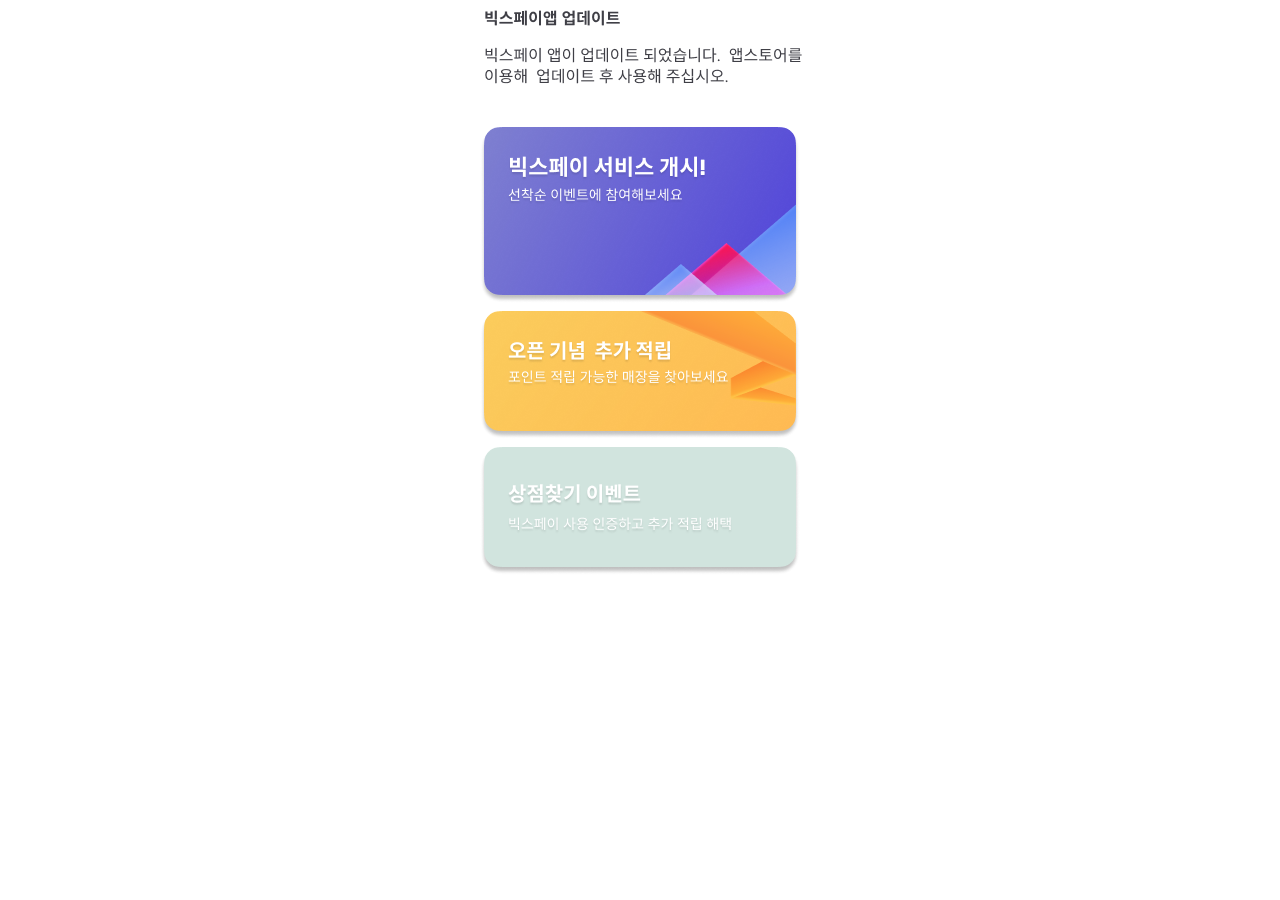
<file: resource/event/index.html>
<!DOCTYPE html>
<html lang="en">
  <head>
    <meta charset="UTF-8" />
    <meta http-equiv="X-UA-Compatible" content="IE=edge" />
    <meta name="viewport" content="width=device-width, initial-scale=1.0" />
    <link
      rel="shortcut icon"
      href="../assets/logos/favicon.png"
      type="image/x-icon"
    />
    <style>
      body {
        margin: 0px;
        margin-top: 8px;
      }
      .b img {
        padding-top: 20px;
        display: block;
        margin: 0px auto;
      }

      .a {
        display: block;
        margin: 0px auto;
        width: 312px;
        padding-bottom: 16px;
      }

      #container {
        width: 310px;
        display: flex;
        margin: 0px auto;
      }
    </style>
    <title>VIXPAYEVENT</title>
  </head>

  <body>
    <div class="a">
      <img src="images/title.png" alt="" />
      <br />
    </div>
    <div class="b">
      <img src="images/event1.png" alt="" />
      <br />
    </div>
  </body>
</html>
</file>
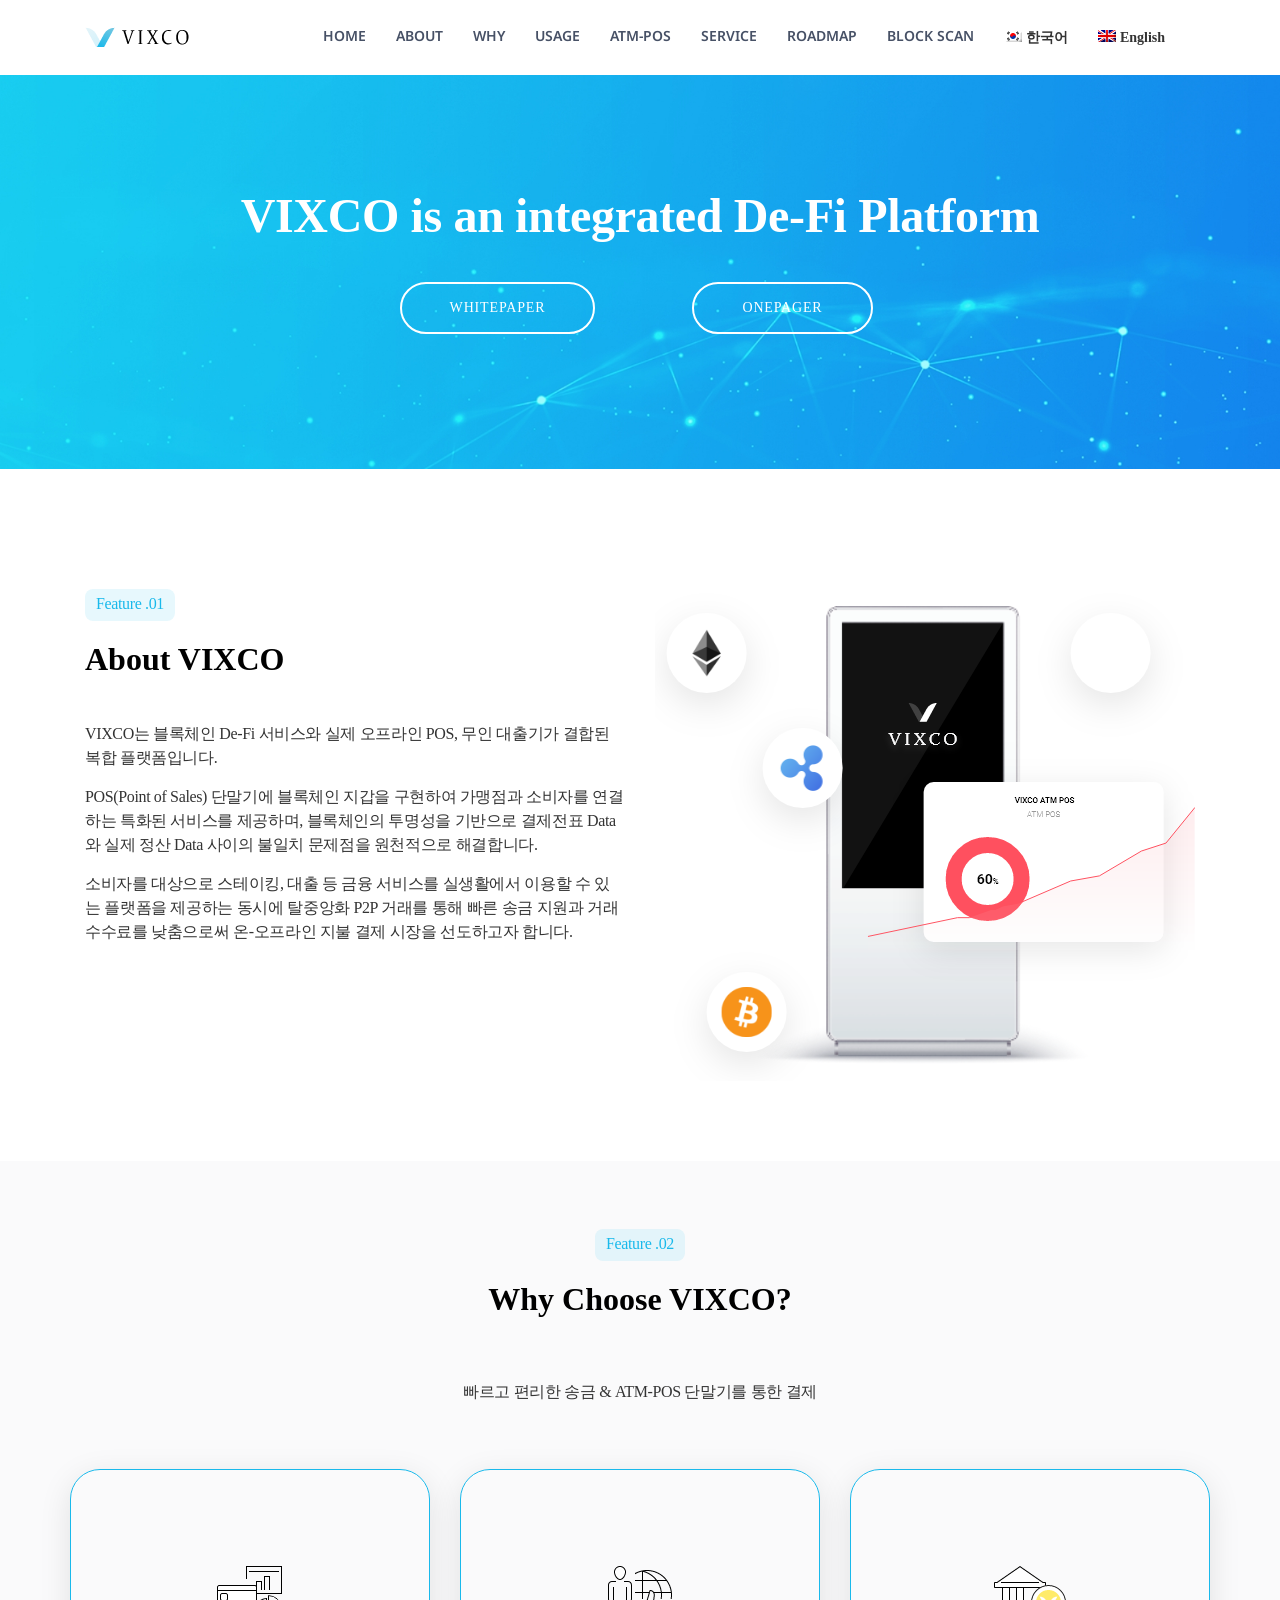
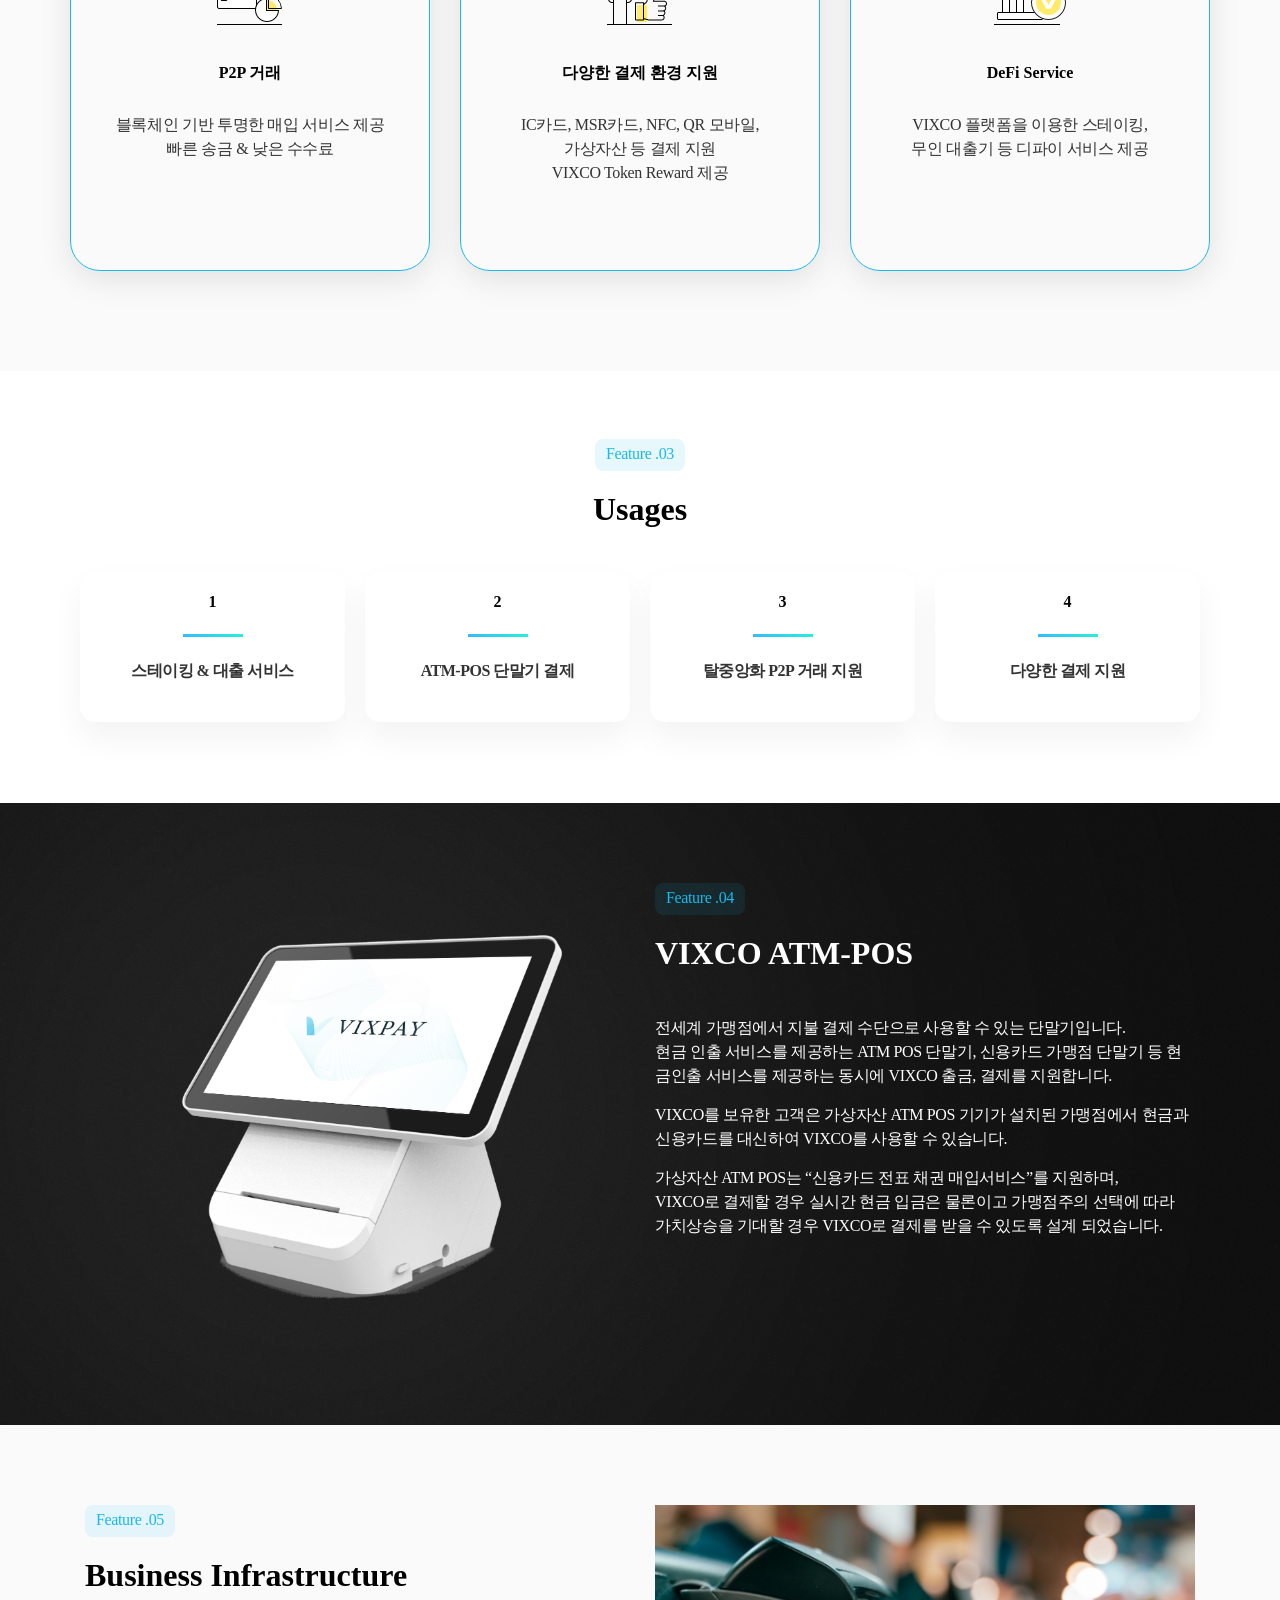
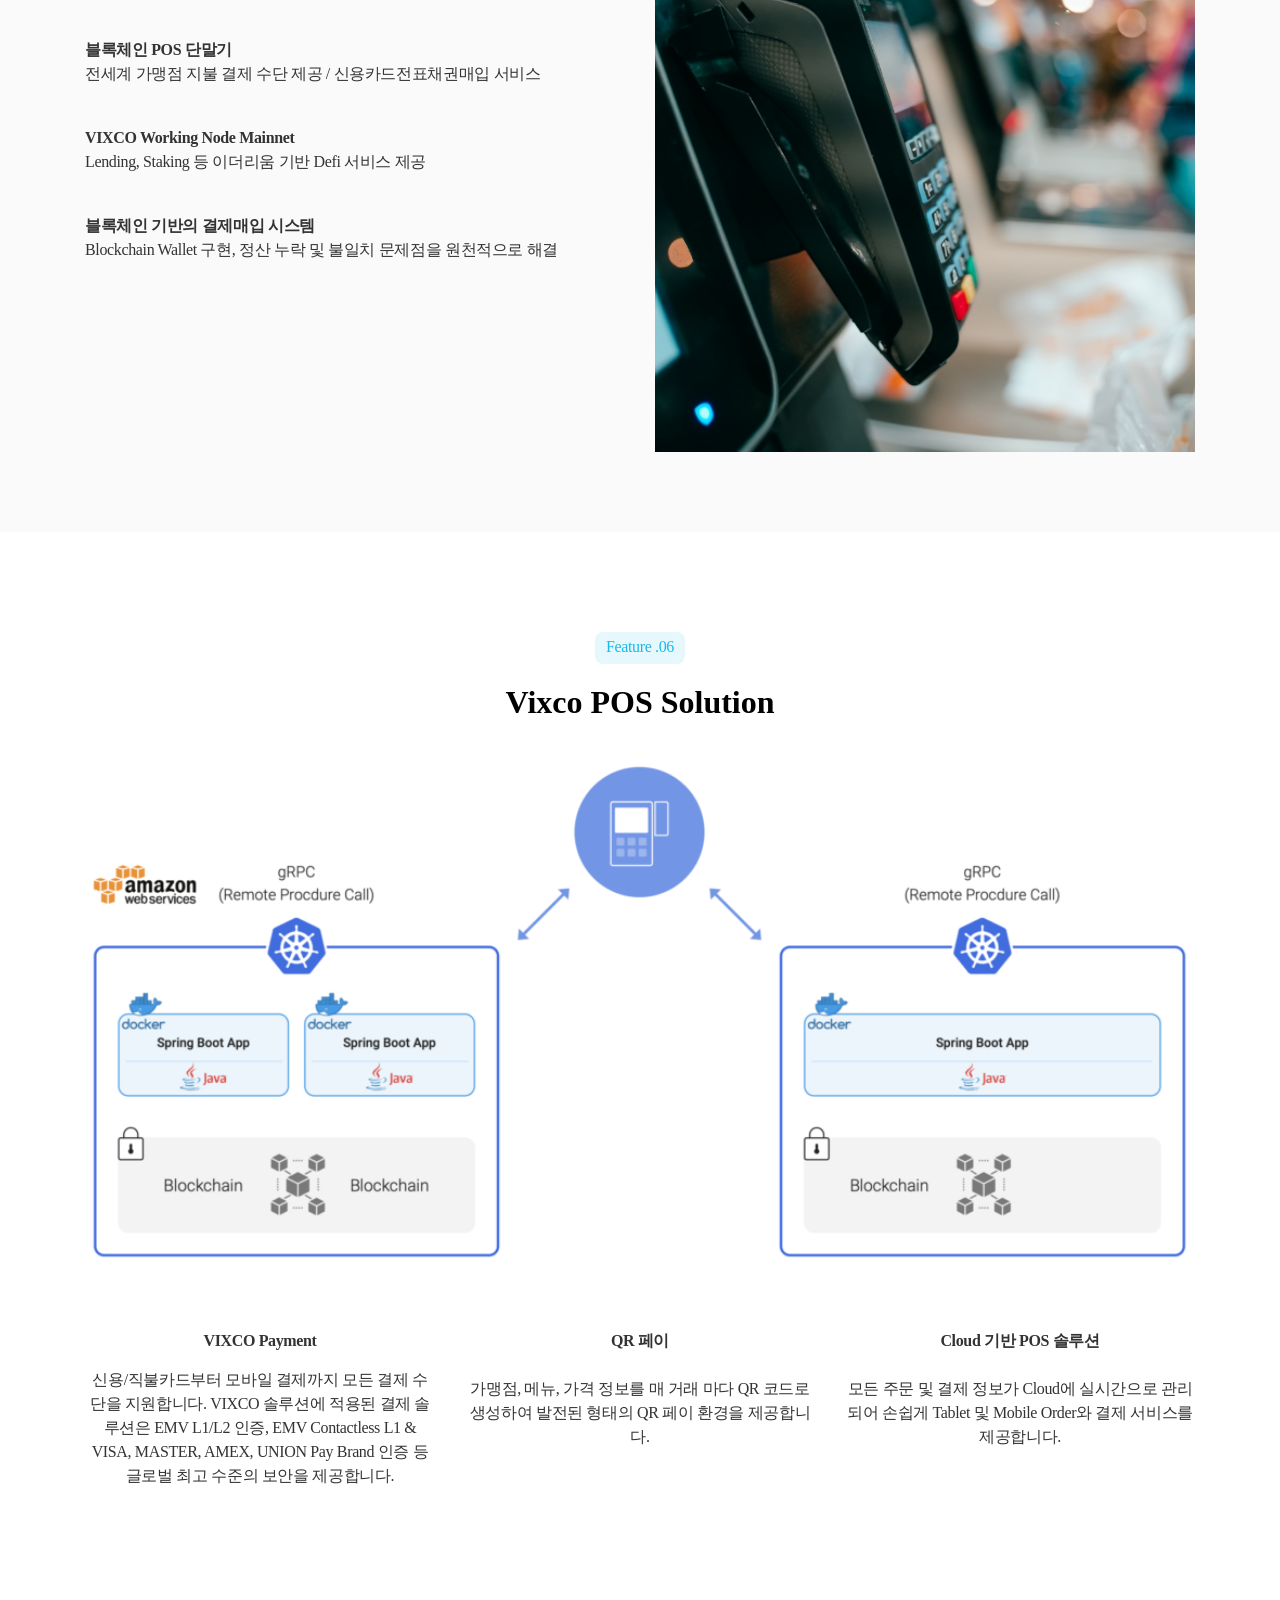
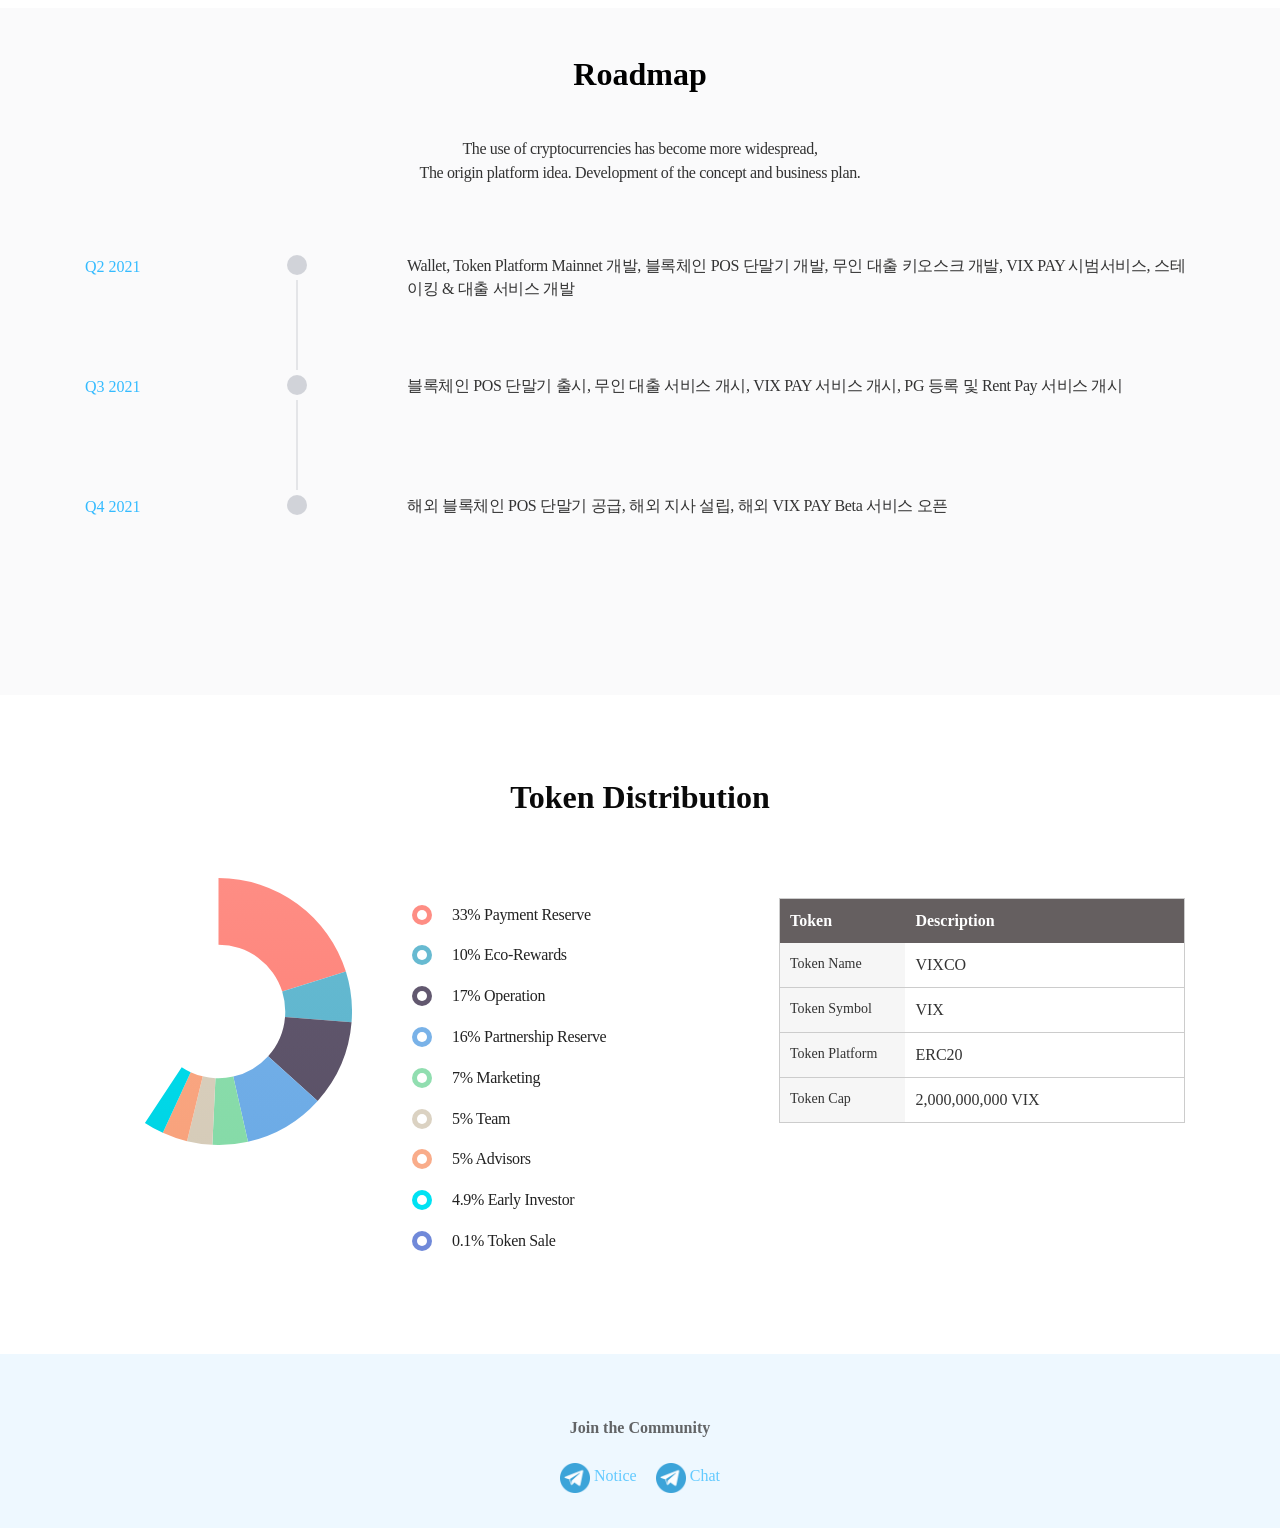
<file: index_211123.html>
<!DOCTYPE html>
<html lang="ko-KR">

<!-- Mirrored from vixco.net/ by HTTrack Website Copier/3.x [XR&CO'2014], Thu, 20 May 2021 08:15:42 GMT -->
<!-- Added by HTTrack --><meta http-equiv="content-type" content="text/html;charset=UTF-8" /><!-- /Added by HTTrack -->
<head>
    <meta charset="UTF-8">
    <meta name="viewport" content="width=device-width, initial-scale=1">
    <link rel="profile" href="http://gmpg.org/xfn/11">
    <link rel="pingback" href="xmlrpc.php">
	<link rel="alternate" hreflang="ko" href="index.html" />
<link rel="alternate" hreflang="en" href="index9ed2.html?lang=en" />

	<!-- This site is optimized with the Yoast SEO plugin v15.7 - https://yoast.com/wordpress/plugins/seo/ -->
	<title>HOME - VIXCO</title>
	<meta name="robots" content="index, follow, max-snippet:-1, max-image-preview:large, max-video-preview:-1" />
	<link rel="canonical" href="index.html" />
	<meta property="og:locale" content="ko_KR" />
	<meta property="og:type" content="website" />
	<meta property="og:title" content="HOME - VIXCO" />
	<meta property="og:url" content="index.html" />
	<meta property="og:site_name" content="VIXCO" />
	<meta property="article:modified_time" content="2021-04-16T08:42:58+00:00" />
	<meta name="twitter:card" content="summary_large_image" />
	<meta name="twitter:label1" content="Est. reading time">
	<meta name="twitter:data1" content="13분">
	<script type="application/ld+json" class="yoast-schema-graph">{"@context":"https://schema.org","@graph":[{"@type":"Organization","@id":"http://vixco.net/#organization","name":"VIXCO","url":"http://vixco.net/","sameAs":[],"logo":{"@type":"ImageObject","@id":"http://vixco.net/#logo","inLanguage":"ko-KR","url":"http://vixco.net/wp-content/uploads/2021/01/vixco_logo.png","width":105,"height":35,"caption":"VIXCO"},"image":{"@id":"http://vixco.net/#logo"}},{"@type":"WebSite","@id":"http://vixco.net/#website","url":"http://vixco.net/","name":"VIXCO","description":"","publisher":{"@id":"http://vixco.net/#organization"},"potentialAction":[{"@type":"SearchAction","target":"http://vixco.net/?s={search_term_string}","query-input":"required name=search_term_string"}],"inLanguage":"ko-KR"},{"@type":"WebPage","@id":"http://vixco.net/#webpage","url":"http://vixco.net/","name":"HOME - VIXCO","isPartOf":{"@id":"http://vixco.net/#website"},"about":{"@id":"http://vixco.net/#organization"},"datePublished":"2021-04-15T08:47:35+00:00","dateModified":"2021-04-16T08:42:58+00:00","inLanguage":"ko-KR","potentialAction":[{"@type":"ReadAction","target":["http://vixco.net/"]}]}]}</script>
	<!-- / Yoast SEO plugin. -->


<link rel='dns-prefetch' href='http://www.googletagmanager.com/' />
<link rel='dns-prefetch' href='http://fonts.googleapis.com/' />
<link rel='dns-prefetch' href='http://s.w.org/' />
<link rel="alternate" type="application/rss+xml" title="VIXCO &raquo; 피드" href="index.html" />
<link rel="alternate" type="application/rss+xml" title="VIXCO &raquo; 댓글 피드" href="indexa6da.html?feed=comments-rss2" />
		<script type="text/javascript">
			window._wpemojiSettings = {"baseUrl":"https:\/\/s.w.org\/images\/core\/emoji\/13.0.0\/72x72\/","ext":".png","svgUrl":"https:\/\/s.w.org\/images\/core\/emoji\/13.0.0\/svg\/","svgExt":".svg","source":{"concatemoji":"http:\/\/vixco.net\/wp-includes\/js\/wp-emoji-release.min.js?ver=5.5.5"}};
			!function(e,a,t){var n,r,o,i=a.createElement("canvas"),p=i.getContext&&i.getContext("2d");function s(e,t){var a=String.fromCharCode;p.clearRect(0,0,i.width,i.height),p.fillText(a.apply(this,e),0,0);e=i.toDataURL();return p.clearRect(0,0,i.width,i.height),p.fillText(a.apply(this,t),0,0),e===i.toDataURL()}function c(e){var t=a.createElement("script");t.src=e,t.defer=t.type="text/javascript",a.getElementsByTagName("head")[0].appendChild(t)}for(o=Array("flag","emoji"),t.supports={everything:!0,everythingExceptFlag:!0},r=0;r<o.length;r++)t.supports[o[r]]=function(e){if(!p||!p.fillText)return!1;switch(p.textBaseline="top",p.font="600 32px Arial",e){case"flag":return s([127987,65039,8205,9895,65039],[127987,65039,8203,9895,65039])?!1:!s([55356,56826,55356,56819],[55356,56826,8203,55356,56819])&&!s([55356,57332,56128,56423,56128,56418,56128,56421,56128,56430,56128,56423,56128,56447],[55356,57332,8203,56128,56423,8203,56128,56418,8203,56128,56421,8203,56128,56430,8203,56128,56423,8203,56128,56447]);case"emoji":return!s([55357,56424,8205,55356,57212],[55357,56424,8203,55356,57212])}return!1}(o[r]),t.supports.everything=t.supports.everything&&t.supports[o[r]],"flag"!==o[r]&&(t.supports.everythingExceptFlag=t.supports.everythingExceptFlag&&t.supports[o[r]]);t.supports.everythingExceptFlag=t.supports.everythingExceptFlag&&!t.supports.flag,t.DOMReady=!1,t.readyCallback=function(){t.DOMReady=!0},t.supports.everything||(n=function(){t.readyCallback()},a.addEventListener?(a.addEventListener("DOMContentLoaded",n,!1),e.addEventListener("load",n,!1)):(e.attachEvent("onload",n),a.attachEvent("onreadystatechange",function(){"complete"===a.readyState&&t.readyCallback()})),(n=t.source||{}).concatemoji?c(n.concatemoji):n.wpemoji&&n.twemoji&&(c(n.twemoji),c(n.wpemoji)))}(window,document,window._wpemojiSettings);
		</script>
		<style type="text/css">
img.wp-smiley,
img.emoji {
	display: inline !important;
	border: none !important;
	box-shadow: none !important;
	height: 1em !important;
	width: 1em !important;
	margin: 0 .07em !important;
	vertical-align: -0.1em !important;
	background: none !important;
	padding: 0 !important;
}
</style>
	<link rel='stylesheet' id='wp-block-library-css'  href='wp-includes/css/dist/block-library/style.min24b2.css?ver=5.5.5' type='text/css' media='all' />
<link rel='stylesheet' id='contact-form-7-css'  href='wp-content/plugins/contact-form-7/includes/css/styles9dff.css?ver=5.3.2' type='text/css' media='all' />
<link rel='stylesheet' id='rs-plugin-settings-css'  href='wp-content/plugins/revslider/public/assets/css/rs6fe13.css?ver=6.1.8' type='text/css' media='all' />
<style id='rs-plugin-settings-inline-css' type='text/css'>
#rs-demo-id {}
</style>
<link rel='stylesheet' id='stm-stmicons-css'  href='wp-content/uploads/stm_fonts/stmicons/stmicons20b9.css?ver=1.0.2' type='text/css' media='all' />
<link rel='stylesheet' id='stm_megamenu-css'  href='wp-content/plugins/stm-configurations/megamenu/assets/css/megamenuad05.css?ver=1.4' type='text/css' media='all' />
<link rel='stylesheet' id='wpml-legacy-vertical-list-0-css'  href='wp-content/plugins/sitepress-multilingual-cms/templates/language-switchers/legacy-list-vertical/style68b3.css?ver=1' type='text/css' media='all' />
<link rel='stylesheet' id='wpml-menu-item-0-css'  href='wp-content/plugins/sitepress-multilingual-cms/templates/language-switchers/menu-item/style68b3.css?ver=1' type='text/css' media='all' />
<link rel='stylesheet' id='stm-gdpr-styles-css'  href='wp-content/plugins/stm-gdpr-compliance/assets/css/styles24b2.css?ver=5.5.5' type='text/css' media='all' />
<link rel='stylesheet' id='bootstrap-css'  href='wp-content/themes/crypterio/assets/css/bootstrap.min25b6.css?ver=2.3.5' type='text/css' media='all' />
<link rel='stylesheet' id='font-awesome-css'  href='wp-content/themes/crypterio/assets/css/font-awesome.min25b6.css?ver=2.3.5' type='text/css' media='all' />
<link rel='stylesheet' id='crypterio-style-css'  href='wp-content/themes/crypterio/style25b6.css?ver=2.3.5' type='text/css' media='all' />
<link rel='stylesheet' id='crypterio-layout-css'  href='wp-content/themes/crypterio/assets/css/ico_white/main25b6.css?ver=2.3.5' type='text/css' media='all' />
<style id='crypterio-layout-inline-css' type='text/css'>
.page_title{ background-repeat: no-repeat !important; }body.site_creative_ico .vc_custom_heading.stripe_bottom:before, body.site_creative_ico .vc_custom_heading.stripe_top:before {
			background: linear-gradient(to right, #28eedb, #34bbff);
		}.mtc, .mtc_h:hover, .stm_news_list__more.loading:before, .site_crypto_blog ul.comment-list .comment .comment-author a, .site_crypto_blog ul.comment-list .comment .comment-meta a{
					color: #475166!important
				}.stc, .stc_h:hover, .stm_post_view__related .stm_news_widget .stm_news_grid__category a:hover, .stm_posts_carousel_single__category:hover a, .stm_single_ico__button.stm_single_ico__button_whitepaper i, .font-color_secondary{
					color: #34bbff!important
				}.ttc, .ttc_h:hover{
					color: #28eedb!important
				}.mbc, .mbc_h:hover{
					background-color: #475166!important
				}.sbc, .sbc_h:hover, .sbc_a:after, .stm_news_carousel .owl-controls .owl-nav>div:hover, .stm_single_ico__comments h4.comments-title:after, .secondary_bg_color{
					background-color: #34bbff!important
				}.tbc, .tbc_h:hover, .tbc_a_h:hover:after, .stm_single_ico__button, .stm_single_ico__button.stm_single_ico__button_whitepaper:hover{
					background-color: #28eedb!important
				}.mbdc, .mbdc_h:hover{
					border-color: #475166!important
				}.sbdc, .sbdc_h:hover, .stm_news_carousel .owl-controls .owl-nav>div:hover{
					border-color: #34bbff!important
				}.tbdc, .tbdc_h:hover, .stm_single_ico__button.stm_single_ico__button_whitepaper{
					border-color: #28eedb!important
				}#header .stm-header { background : #fff !important; } .stm-header__hb .stm-navigation { font-size : 14px; line-height :20px; } .stm-header__hb .stm-navigation ul li a { font-weight : 600 !important; font-size : 14px; line-height : 20px; } .stm-dropdown.stm-dropdown_style_1 { display : none; } @import url(https://fonts.googleapis.com/earlyaccess/notosanskr.css); span, body, p, strong, h1, h2, h3, h4, h5, h6 { font-family : "Noto Sans KR" !important; color : #333; } .fa, .fas { font-family : 'Font Awesome 5 Brands' !important; } span, p { line-height : 24px !important; } .top_title span { line-height : 52px !important; } .sub_title { color : #000; } .txt_desc { font-weight : 300 !important } .service_3_grid { content : unset !important; display: grid; grid-template-columns: repeat(3,1fr); grid-column-gap: 30px; position: relative; grid-template-rows: repeat(2,auto); } .service_3_grid_element { width : 100% !important; border-radius : 30px; border : 1px solid #19b9eb; padding : 85px 0; box-shadow : 0px 8px 32px 0 rgba(0, 0, 0, 0.1); } .service_3_grid:before { content : unset !important; } .icon_box_circles .icon_text { text-align : center !important; } .icon_box_circles .icon_box h4 { padding-top : 5px !important; font-weight : bold !important; } .icon_box_circles .icon_box_stlye_1 { padding : 0px 0 15px 0; text-align : center !important; width : -moz-calc(25% - 20px); width : -webkit-calc(25% - 20px); width : -o-calc(25% - 20px); width : calc(25% - 20px); margin : 0 10px; height : 150px; border-radius : 15px; box-shadow: 0 16px 32px 0 rgba(0, 0, 0, 0.05); } .icon_box_circles .icon_box_stlye_1:hover { background-image: linear-gradient(45deg,#34bbff 0,#28eedb 100%); box-shadow: 0 10px 20px 0 rgba(52,187,255,.5)!important; } .icon_box.style_1 { padding : 0 !important; } .icon_box_circles .vc_custom_heading.stripe_bottom { margin-top : 10px; } .icon_box_circles .vc_custom_heading.stripe_bottom:before { bottom : -15px !important; } .icon_box.style_1:hover { background-image : none !important; box-shadow : none !important; } .icon_box_circles .icon_box_stlye_1 h4:after { content : unset !important; } .icon_box_circles p:hover + .icon_box_circles h4{ color: #fff; padding-top : 5px !important; } .feature_box p{ color : #19b9eb !important; line-height : 30px !important; text-align : center !important; font-weight : lighter; } .feature_box { width : 90px; height : 32px; display : inline-block; border-radius : 8px; background-color : rgba(25, 185, 235, 0.1) } .feature_box.mid { margin : 20px auto !important; display : block !important; } .txt_desc.txt_lighter p { font-weight : lighter !important; } .comment-body .comment-text p, .wpb_text_column p { color : #333 ; font-size : 16px; font-weight : 300; } .vc_custom_heading .subtitle { font-weight : 300 !important; margin-top : 10px; font-size : 14px; color : #333; } .pd-r-25 { padding-right : 40px !important; } .faq .vc_toggle_title h4 { font-weight : 300 !important; font-size : 16px; line-height : 1.8; } .grid_5_round .txt_desc { background-color : rgba(255,255,255, 0.1); border-radius : 20px; height : 100px; } .grid_5_round .txt_desc p { text-align : center; padding : 14px 5px; } .white p { color : #fff !important; } .faq .vc_toggle { margin : 0 !important; padding : 15px 0 !important; border-top : 1px solid #eee; } .faq .vc_toggle:last-child { border-bottom : 1px solid #eee; } .faq .vc_toggle_title .vc_toggle_icon { display : none !important; } .icon_box_circles h4 { font-weight : 400 !important; font-size : 16px; } @media screen and (max-width: 768px) { .service_3_grid { grid-template-columns : repeat(1,1fr) !important; } .service_3_grid_element { padding : 20px 0 !important; width : 90% !important; margin : 20px auto; } .grid_5_round .vc_column-inner { margin : 10px 0 !important; width : 50% !important; float : left; padding : 0 10px !important; } .icon_box_circles { display: grid; grid-template-columns: 49% 49%; padding : 0 1em; grid-template-rows: 50% 50%; grid-gap : 10px; } .icon_box_circles:before { content : unset !important; } .icon_box_circles .icon_box_stlye_1 { margin: 0px !important; width : 100%; height : auto; } } .stm_timeline-wrap .timeline-item .timeline-date .timeline_year { font-weight : 500 !important; font-size : 16px !important; } .stm_mobile__switcher span { height : 2px !important; } .stm_mobile__header .stm_mobile__switcher .stm_hb_mbc, .stm_mobile__header .stm_mobile__switcher.active .stm_hb_mbc { background-color : #c8c8c8 !important; } .vc_custom_heading p { line-height : 36px !important; } .stm_mobile__header { padding : 15px 0 !important; } .footer_text p { font-size : 1em !important; font-weight : bold; text-align : center; } .footer_text { text-align : center; } .vc_chart.vc_round-chart .vc_chart-legend li { margin-bottom : 20px !important; } table.type07 { border-collapse: collapse; text-align: left; line-height: 1.5; border: 1px solid #ccc; margin: 20px 10px; } table.type07 thead { border-right: 1px solid #ccc; border-left: 1px solid #ccc; background: #655f60; } table.type07 thead th { padding: 10px; font-weight: bold; vertical-align: top; color: #fff; } table.type07 tbody th { width: 150px; padding: 10px; font-size : 14px; font-weight: 500; vertical-align: top; border-bottom: 1px solid #ccc; background: #f6f6f6; } table.type07 td { width: 350px; padding: 10px; vertical-align: top; border-bottom: 1px solid #ccc; } 
</style>
<link rel='stylesheet' id='select2-css'  href='wp-content/themes/crypterio/assets/css/select2.min25b6.css?ver=2.3.5' type='text/css' media='all' />
<link crossorigin="anonymous" rel='stylesheet' id='crypterio-default-font-css'  href='https://fonts.googleapis.com/css?family=Karla%3A400%2C700%26subset%3Dlatin%2Cgreek%2Cgreek-ext%2Cvietnamese%2Ccyrillic-ext%2Clatin-ext%2Ccyrillic%7CRajdhani%3A400%2C500%2C600%2C700&amp;ver=2.3.5' type='text/css' media='all' />
<link rel='stylesheet' id='crypterio-shared-css'  href='wp-content/themes/crypterio/assets/css/shared/main25b6.css?ver=2.3.5' type='text/css' media='all' />
<link rel='stylesheet' id='js_composer_front-css'  href='wp-content/plugins/js_composer/assets/css/js_composer.minaec2.css?ver=6.4.1' type='text/css' media='all' />
<link rel='stylesheet' id='stm_hb_main-css'  href='wp-content/plugins/pearl-header-builder/assets/frontend/assets/css/header/main5152.css?ver=1.0' type='text/css' media='all' />
<link rel='stylesheet' id='stm_hb_sticky-css'  href='wp-content/plugins/pearl-header-builder/assets/frontend/assets/vendor/sticky5152.css?ver=1.0' type='text/css' media='all' />
<link rel='stylesheet' id='fontawesome-css'  href='wp-content/plugins/pearl-header-builder/assets/frontend/assets/css/font-awesome.min5152.css?ver=1.0' type='text/css' media='all' />
<link crossorigin="anonymous" rel='stylesheet' id='stm-google-fonts-css'  href='http://fonts.googleapis.com/css?family=Noto+Sans%3Aregular%2Citalic%2C700%2C700italic%7CNoto+Sans%3Aregular%2Citalic%2C700%2C700italic&amp;subset=cyrillic%2Cdevanagari%2Cvietnamese%2Cgreek-ext%2Clatin%2Ccyrillic-ext%2Cgreek%2Clatin-ext&amp;ver=2.3.5' type='text/css' media='all' />
<script type='text/javascript' src='wp-includes/js/jquery/jquery4a5f.js?ver=1.12.4-wp' id='jquery-core-js'></script>
<script type='text/javascript' src='wp-content/plugins/revslider/public/assets/js/revolution.tools.minf049.js?ver=6.0' id='tp-tools-js'></script>
<script type='text/javascript' src='wp-content/plugins/revslider/public/assets/js/rs6.minfe13.js?ver=6.1.8' id='revmin-js'></script>
<script type='text/javascript' src='wp-content/plugins/stm-configurations/megamenu/assets/js/megamenuad05.js?ver=1.4' id='stm_megamenu-js'></script>
<script type='text/javascript' src='wp-content/themes/crypterio/assets/js/jquery.simplemarquee25b6.js?ver=2.3.5' id='simplemarquee-js'></script>
<script type='text/javascript' src='https://www.googletagmanager.com/gtag/js?id=UA-188177839-1' id='google_gtagjs-js' async></script>
<script type='text/javascript' id='google_gtagjs-js-after'>
window.dataLayer = window.dataLayer || [];function gtag(){dataLayer.push(arguments);}
gtag('set', 'linker', {"domains":["vixco.net"]} );
gtag("js", new Date());
gtag("set", "developer_id.dZTNiMT", true);
gtag("config", "UA-188177839-1", {"anonymize_ip":true});
</script>
<link rel="https://api.w.org/" href="index52f0.json?rest_route=/" /><link rel="alternate" type="application/json" href="index8da2.json?rest_route=/wp/v2/pages/4833" /><link rel="EditURI" type="application/rsd+xml" title="RSD" href="xmlrpc0db0.php?rsd" />
<link rel="wlwmanifest" type="application/wlwmanifest+xml" href="wp-includes/wlwmanifest.xml" /> 
<meta name="generator" content="WordPress 5.5.5" />
<link rel='shortlink' href='index.html' />
<link rel="alternate" type="application/json+oembed" href="index8c43.json?rest_route=%2Foembed%2F1.0%2Fembed&amp;url=http%3A%2F%2Fvixco.net%2F" />
<link rel="alternate" type="text/xml+oembed" href="indexeb26.php?rest_route=%2Foembed%2F1.0%2Fembed&amp;url=http%3A%2F%2Fvixco.net%2F&amp;format=xml" />
<meta name="generator" content="WPML ver:4.4.8 stt:1,29;" />
<meta name="generator" content="Site Kit by Google 1.24.0" /><script type="text/javascript">window.wp_data = {"crypterio_get_currency_data":"c6cbd3b3ab","stm_ajax_add_review":"ef3e921475","crypterio_install_plugin":"1b08638bdb","crypterio_load_stm_news_list":"c444bddfc3","stm_ajax_load_events":"3e2780faa1","stm_ajax_load_portfolio":"548bf8b89e","stm_custom_register":"9c508c9a6a","stm_ajax_add_event_member":"9dd410684d","stm_whitelist_data":"803fef38d1","stm_submit_ico":"ebeb9c355d","stm_icons_load":"88161eabbb","stm_wl":"babaa99e3f","stm_ico_search":"bb1faedd37"};</script>        <script type="text/javascript">
            var ajaxurl = 'wp-admin/admin-ajax.html';
        </script>
		<meta name="google-site-verification" content="aFX7US6UPUNaSHAW5lgHebtmu4RaMkIjY9CHSkx1DAs"><style type="text/css">.recentcomments a{display:inline !important;padding:0 !important;margin:0 !important;}</style><meta name="generator" content="Powered by WPBakery Page Builder - drag and drop page builder for WordPress."/>
<!-- There is no amphtml version available for this URL. --><meta name="generator" content="Powered by Slider Revolution 6.1.8 - responsive, Mobile-Friendly Slider Plugin for WordPress with comfortable drag and drop interface." />
<link rel="icon" href="wp-content/uploads/2021/01/cropped-37X37-32x32.png" sizes="32x32" />
<link rel="icon" href="wp-content/uploads/2021/01/cropped-37X37-192x192.png" sizes="192x192" />
<link rel="apple-touch-icon" href="wp-content/uploads/2021/01/cropped-37X37-180x180.png" />
<meta name="msapplication-TileImage" content="./wp-content/uploads/2021/01/cropped-37X37-270x270.png" />
<script type="text/javascript">function setREVStartSize(e){			
			try {								
				var pw = document.getElementById(e.c).parentNode.offsetWidth,
					newh;
				pw = pw===0 || isNaN(pw) ? window.innerWidth : pw;
				e.tabw = e.tabw===undefined ? 0 : parseInt(e.tabw);
				e.thumbw = e.thumbw===undefined ? 0 : parseInt(e.thumbw);
				e.tabh = e.tabh===undefined ? 0 : parseInt(e.tabh);
				e.thumbh = e.thumbh===undefined ? 0 : parseInt(e.thumbh);
				e.tabhide = e.tabhide===undefined ? 0 : parseInt(e.tabhide);
				e.thumbhide = e.thumbhide===undefined ? 0 : parseInt(e.thumbhide);
				e.mh = e.mh===undefined || e.mh=="" || e.mh==="auto" ? 0 : parseInt(e.mh,0);		
				if(e.layout==="fullscreen" || e.l==="fullscreen") 						
					newh = Math.max(e.mh,window.innerHeight);				
				else{					
					e.gw = Array.isArray(e.gw) ? e.gw : [e.gw];
					for (var i in e.rl) if (e.gw[i]===undefined || e.gw[i]===0) e.gw[i] = e.gw[i-1];					
					e.gh = e.el===undefined || e.el==="" || (Array.isArray(e.el) && e.el.length==0)? e.gh : e.el;
					e.gh = Array.isArray(e.gh) ? e.gh : [e.gh];
					for (var i in e.rl) if (e.gh[i]===undefined || e.gh[i]===0) e.gh[i] = e.gh[i-1];
										
					var nl = new Array(e.rl.length),
						ix = 0,						
						sl;					
					e.tabw = e.tabhide>=pw ? 0 : e.tabw;
					e.thumbw = e.thumbhide>=pw ? 0 : e.thumbw;
					e.tabh = e.tabhide>=pw ? 0 : e.tabh;
					e.thumbh = e.thumbhide>=pw ? 0 : e.thumbh;					
					for (var i in e.rl) nl[i] = e.rl[i]<window.innerWidth ? 0 : e.rl[i];
					sl = nl[0];									
					for (var i in nl) if (sl>nl[i] && nl[i]>0) { sl = nl[i]; ix=i;}															
					var m = pw>(e.gw[ix]+e.tabw+e.thumbw) ? 1 : (pw-(e.tabw+e.thumbw)) / (e.gw[ix]);					

					newh =  (e.type==="carousel" && e.justify==="true" ? e.gh[ix] : (e.gh[ix] * m)) + (e.tabh + e.thumbh);
				}			
				
				if(window.rs_init_css===undefined) window.rs_init_css = document.head.appendChild(document.createElement("style"));					
				document.getElementById(e.c).height = newh;
				window.rs_init_css.innerHTML += "#"+e.c+"_wrapper { height: "+newh+"px }";				
			} catch(e){
				console.log("Failure at Presize of Slider:" + e)
			}					   
		  };</script>
<style type="text/css" title="dynamic-css" class="options-output">body,
					body .vc_general.vc_btn3 small,
					.default_widgets .widget.widget_nav_menu ul li .children li,
					.default_widgets .widget.widget_categories ul li .children li,
					.default_widgets .widget.widget_product_categories ul li .children li,
					.stm_sidebar .widget.widget_nav_menu ul li .children li,
					.stm_sidebar .widget.widget_categories ul li .children li,
					.stm_sidebar .widget.widget_product_categories ul li .children li,
					.shop_widgets .widget.widget_nav_menu ul li .children li,
					.shop_widgets .widget.widget_categories ul li .children li,
					.shop_widgets .widget.widget_product_categories ul li .children li,
					body.header_style_4 .header_top .icon_text .text strong,
					.stm_ico_countdown__button,
					.wpb_text_column ul li,
					.button,
					.woocommerce a.button,
					.woocommerce button.button,
					.woocommerce input.button,
					.stm-header.stm-header__hb .stm-cart_style_1 .cart_rounded{font-family:Noto Sans;}h1, .h1,
					h2, .h2,
					h3, .h3,
					h4, .h4,
					h5, .h5,
					h6, .h6,
					.top_nav .top_nav_wrapper > ul,
					.top_nav .icon_text strong,
					.stm_testimonials .item .testimonial-info .testimonial-text .name,
					.stats_counter .counter_title,
					.stm_contact .stm_contact_info .stm_contact_job,
					.vacancy_table_wr .vacancy_table thead th,
					.testimonials_carousel .testimonial .info .position,
					.testimonials_carousel .testimonial .info .company,
					.stm_gmap_wrapper .gmap_addresses .addresses .item .title,
					.company_history > ul > li .year,
					.stm_contacts_widget,
					.stm_works_wr.grid .stm_works .item .item_wr .title,
					.stm_works_wr.grid_with_filter .stm_works .item .info .title,
					.consulting-rev-title,
					.consulting-rev-title-2,
					.consulting-rev-title-3,
					.consulting-rev-text,
					body .vc_tta-container .vc_tta.vc_general.vc_tta-tabs.theme_style .vc_tta-tabs-container .vc_tta-tabs-list .vc_tta-tab a,
					strong, b,
					.woocommerce-cart .wc-proceed-to-checkout a.checkout-button,
					.woocommerce input.button.alt,
					.request_callback p,
					ul.comment-list .comment .comment-author,
					.page-numbers .page-numbers,
					#footer .footer_widgets .widget.widget_recent_entries ul li a,
					.default_widgets .widget.widget_nav_menu ul li,
					.default_widgets .widget.widget_categories ul li,
					.default_widgets .widget.widget_product_categories ul li,
					.stm_sidebar .widget.widget_nav_menu ul li, .stm_sidebar .widget.widget_categories ul li,
					.stm_sidebar .widget.widget_product_categories ul li,
					.shop_widgets .widget.widget_nav_menu ul li,
					.shop_widgets .widget.widget_categories ul li,
					.shop_widgets .widget.widget_product_categories ul li,
					.default_widgets .widget.widget_recent_entries ul li a,
					.stm_sidebar .widget.widget_recent_entries ul li a,
					.shop_widgets .widget.widget_recent_entries ul li a,
					.woocommerce .widget_price_filter .price_slider_amount .button,
					.woocommerce ul.product_list_widget li .product-title,
					.woocommerce ul.products li.product .price,
					.woocommerce a.added_to_cart,
					.woocommerce div.product .woocommerce-tabs ul.tabs li a,
					.woocommerce div.product form.cart .variations label,
					.woocommerce table.shop_table th,
					.woocommerce-cart table.cart th.product-name a,
					.woocommerce-cart table.cart td.product-name a,
					.woocommerce-cart table.cart th .amount,
					.woocommerce-cart table.cart td .amount,
					.stm_services .item .item_wr .content .read_more,
					.staff_list ul li .staff_info .staff_department,
					.stm_partner.style_2 .stm_partner_content .position,
					.comment-body .comment-text ul li,
					body.header_style_4 .header_top .icon_text.big .text strong,
					.info_box .read_more,
					.stm_services_tabs .service_tab_item .service_name,
					.stm_services_tabs .services_categories ul li a,
					.stm_services_tabs .service_tab_item .service_cost,
					.vc_custom_heading .subtitle,
					.stm_gmap_wrapper .gmap_addresses .addresses .item .title,
					.info_box h4,
					.testimonials_carousel.style_2 .item .testimonial-info .testimonial-text .name,
					.staff_carousel_item .staff_department,
					body.header_style_5 .header_top .info-text strong,
					.stm_works_wr.grid_2.style_1 .stm_works .item .item_wr .title,
					.stm_works_wr.grid_2.style_2 .stm_works .item .item_wr .title,
					.stm_works_wr.grid_with_filter.style_1 .stm_works .item .item_wr .title,
					.stm_works_wr.grid_with_filter.style_2 .stm_works .item .item_wr .title,
					body.header_style_7 .side_nav .main_menu_nav > li > a,
					body.header_style_7 .side_nav .main_menu_nav > li ul li a,
					body.header_style_5 .header_top .info-text b,
					.pcw-box,
					.pcw.pcw-table.pcw-basic table thead tr th,
					.wpb_text_column .comment-text h6, .comment-body .comment-text h6,
					.stm_timeline-wrap .timeline-item .timeline-date .timeline_year,
					.stm_mailchimp_form .mailchimp_text .form_subtitle,
					.stm_ico_countdown.style_3 .stm_countdown_wrap .stm_left_countdown .countdown-wrap.container .clock-item .inner .text .val,
					.heading_font{font-family:Noto Sans;}body{font-size:16px;}p{line-height:24px;}h1, .h1{font-weight:800;}h1, .h1{font-size:54px;}h1, .h1{text-transform:uppercase;}h2, .h2{letter-spacing:0px;}h4, .h4{font-weight:600;}h5, .h5{letter-spacing:0px;}</style>
<style type="text/css" data-type="vc_shortcodes-custom-css">.vc_custom_1611541131390{margin-top: 0px !important;padding-top: 0px !important;background-color: #ffffff !important;background-position: 0 0 !important;background-repeat: no-repeat !important;}.vc_custom_1611634061258{margin-top: 50px !important;margin-bottom: 50px !important;}.vc_custom_1611131433407{background-image: url(/wp-content/uploads/2021/01/KVimage.jpg?id=4425) !important;background-position: center !important;background-repeat: no-repeat !important;background-size: cover !important;}.vc_custom_1611130784531{background-position: 0 0 !important;background-repeat: no-repeat !important;}.vc_custom_1611207475080{background-color: #fafafb !important;}.vc_custom_1611541071863{background-position: 0 0 !important;background-repeat: no-repeat !important;}.vc_custom_1611541087247{background-image: url(wp-content/uploads/2021/01/BLACK_BG.png?id=4474) !important;background-position: center !important;background-repeat: no-repeat !important;background-size: cover !important;}.vc_custom_1611541096158{background-color: #fafafb !important;}.vc_custom_1611892471581{background-position: 0 0 !important;background-repeat: no-repeat !important;}.vc_custom_1618493309372{background-color: #ffffff !important;}.vc_custom_1618493911588{background-color: #ffffff !important;}.vc_custom_1618492866765{background-color: #fafafb !important;background-position: 0 0 !important;background-repeat: no-repeat !important;}.vc_custom_1618482300160{background-image: url(wp-content/uploads/2021/01/사각형-2055.png?id=4587) !important;background-position: center !important;background-repeat: no-repeat !important;background-size: cover !important;}.vc_custom_1618562033329{margin-bottom: 0px !important;}.vc_custom_1618537224118{padding-bottom: 15px !important;}.vc_custom_1611199011009{margin-bottom: 20px !important;}.vc_custom_1611200135775{margin-bottom: 20px !important;}.vc_custom_1611200979411{margin-bottom: 20px !important;}.vc_custom_1611569222551{margin-bottom: 22px !important;}.vc_custom_1611200972880{margin-bottom: 20px !important;}.vc_custom_1611630231670{margin-bottom: 22px !important;}.vc_custom_1611200896294{margin-bottom: 20px !important;}.vc_custom_1611568662017{margin-bottom: 22px !important;}.vc_custom_1611200685526{margin-bottom: 20px !important;}.vc_custom_1611207803493{margin-bottom: 20px !important;}.vc_custom_1611207898980{margin-bottom: 20px !important;}.vc_custom_1618480704019{margin-bottom: 40px !important;}.vc_custom_1618476453942{margin-bottom: 40px !important;}.vc_custom_1611892209952{margin-bottom: 20px !important;}.vc_custom_1611891979080{margin-bottom: 20px !important;}.vc_custom_1611892202421{margin-bottom: 20px !important;}.vc_custom_1611892016721{margin-bottom: 20px !important;}.vc_custom_1611892142776{margin-bottom: 20px !important;}.vc_custom_1611891961425{margin-bottom: 20px !important;}.vc_custom_1611892095687{margin-bottom: 20px !important;}.vc_custom_1611892034920{margin-bottom: 20px !important;}.vc_custom_1611892315152{margin-bottom: 20px !important;}.vc_custom_1611892260770{margin-bottom: 20px !important;}.vc_custom_1611892324940{margin-bottom: 20px !important;}.vc_custom_1611892335917{margin-bottom: 20px !important;}.vc_custom_1611892388117{margin-bottom: 20px !important;}.vc_custom_1611891961425{margin-bottom: 20px !important;}.vc_custom_1618493630309{margin-bottom: 20px !important;}.vc_custom_1618493753534{margin-bottom: 40px !important;}.vc_custom_1618493702403{margin-bottom: 40px !important;}.vc_custom_1618493797161{margin-bottom: 20px !important;}.vc_custom_1618493753534{margin-bottom: 40px !important;}.vc_custom_1618493702403{margin-bottom: 40px !important;}.vc_custom_1611541608434{margin-bottom: 40px !important;}.vc_custom_1611222230013{margin-bottom: 0px !important;}.vc_custom_1611222211237{margin-top: 10px !important;margin-bottom: 40px !important;}.vc_custom_1611227946771{margin-bottom: 0px !important;}.vc_custom_1611228270298{margin-bottom: 0px !important;}.vc_custom_1611228287872{margin-bottom: 0px !important;}.vc_custom_1611228304992{margin-bottom: 0px !important;}.vc_custom_1611228323328{margin-bottom: 0px !important;}.vc_custom_1611228134115{margin-bottom: 0px !important;}.vc_custom_1611228350369{margin-bottom: 0px !important;}.vc_custom_1611228359305{margin-bottom: 0px !important;}.vc_custom_1611228377193{margin-bottom: 0px !important;}.vc_custom_1611544098673{margin-bottom: 0px !important;}.vc_custom_1611228414985{margin-bottom: 0px !important;}.vc_custom_1611228427544{margin-bottom: 0px !important;}.vc_custom_1611228444881{margin-bottom: 0px !important;}.vc_custom_1533118576058{margin-bottom: -80px !important;}</style><noscript><style> .wpb_animate_when_almost_visible { opacity: 1; }</style></noscript>    </head>
<body class="home page-template-default page page-id-4833 site_ico_white  header_style_1 header_transparent wpb-js-composer js-comp-ver-6.4.1 vc_responsive">
<div id="wrapper">
    <div id="fullpage" class="content_wrapper">

        <header id="header">
			<style type="text/css" id="styles-stm_hb_settings">@media (max-width:1023px) and (min-width:425px) {.stm-header__element.object246{order: -2100}}@media (max-width:425px) {.stm-header__element.object246{order: -2100}}.stm-header__element.object246{}@media (max-width:1023px) and (min-width:425px) {.stm-header__element.object1210{order: -2300}}@media (max-width:425px) {.stm-header__element.object1210{order: -2300}}.stm-header__element.object1210{}@media (max-width:1023px) and (min-width:425px) {.stm-header__element.object238{order: -1100}}@media (max-width:425px) {.stm-header__element.object238{order: -1100}}.stm-header__element.object238{}.stm-header{}.stm-header:before{}.stm-header__row_color_top{color:rgba(255, 255, 255, 0.6);} .stm-header__row_color_top .stm-icontext__text {color:rgba(255, 255, 255, 0.6);} .stm-header__row_color_top a {color:rgba(255, 255, 255, 0.6);} .stm-header__row_color_top .dropdown-toggle {color:rgba(255, 255, 255, 0.6)!important;} .stm-header__row_color_top a:hover, .stm-navigation__default > ul > li > a:hover {color:#fffefe!important;} .stm-header__row_color_top li:hover a {color:#fffefe;} .stm-header__row_color_top .stm-switcher__trigger_default:after {border-top-color:rgba(255, 255, 255, 0.6);} .stm-header__row_color_top .dropdown-toggle:after {border-top-color:rgba(255, 255, 255, 0.6)!important;}.stm-header__row_color_top:before{}.stm-header__row_color_center{padding-top:30px;padding-bottom:30px;color:#404040;} .stm-header__row_color_center .stm-icontext__text {color:#404040;} .stm-header__row_color_center a {color:#404040;} .stm-header__row_color_center .dropdown-toggle {color:#404040!important;} .stm-header__row_color_center li:hover > a {color:#34bbff!important;} .stm-header__row_color_center a:hover, .stm-navigation__default > ul > li > a:hover {color:#34bbff!important;} .stm-header__row_color_center a > .divider {color:#404040!important;} .stm-header__row_color_center a:hover > .divider {color:#404040!important;} .stm-header__row_color_center li:hover > a > .divider {color:#404040!important;} .stm-header__row_color_center .stm-switcher__trigger_default:after {border-top-color:#404040;} .stm-header__row_color_center .dropdown-toggle:after {border-top-color:#404040!important;}.stm-header__row_color_center:before{}.stm-header__row_color_bottom{} .stm-header__row_color_bottom .stm-icontext__text {color:;} .stm-header__row_color_bottom a {color:;} .stm-header__row_color_bottom .dropdown-toggle {color:!important;} .stm-header__row_color_bottom a:hover, .stm-navigation__default > ul > li > a:hover {color:!important;} .stm-header__row_color_bottom li:hover a {color:;} .stm-header__row_color_bottom .stm-switcher__trigger_default:after {border-top-color:;} .stm-header__row_color_bottom .dropdown-toggle:after {border-top-color:!important;}.stm-header__row_color_bottom:before{}                .stm_hb_mtc,.stm_hb_mtc_h:hover,.stm_hb_mtc_b:before,.stm_hb_mtc_b_h:hover:before,.stm_hb_mtc_a:after,.stm_hb_mtc_a_h:hover:after,.stm_hb_mtc_a_h.active,.mini-cart {color: #3db8f2 !important}
                            .stm_hb_stc,.stm_hb_stc_h:hover,.stm_hb_stc_a:after,.stm_hb_stc_a_h:hover:after,.stm_hb_stc_b:before,.stm_hb_stc_b_h:hover:before {color: #222222 !important}
                            .stm_hb_ttc,.stm_hb_ttc_h:hover,.stm_hb_ttc_a:after,.stm_hb_ttc_a_h:hover:after,.stm_hb_ttc_b:before,.stm_hb_ttc_b_h:hover:before {color: #297ee8 !important}
                            .stm_hb_mbc,.stm_hb_mbc_h:hover,.stm_hb_mbc_b:before,.stm_hb_mbc_b_h:hover:before,.stm_hb_mbc_a:after,.stm_hb_mbc_a_h:hover:after,.stm_hb_mbc_h.active,.stm-search .stm_widget_search button[type=submit] {background-color: #3db8f2 !important}
                            .stm_hb_sbc,.stm_hb_sbc_h:hover,.stm_hb_sbc_a:after,.stm_hb_sbc_a_h:hover:after,.stm_hb_sbc_b:before,.stm_hb_sbc_b_h:hover:before {background-color: #222222 !important}
                            .stm_hb_tbc,.stm_hb_tbc_h:hover,.stm_hb_tbc_h.active,.stm_hb_tbc_a:after,.stm_hb_tbc_a_h:hover:after,.stm_hb_tbc_b:before,.stm_hb_tbc_b_h:hover:before {background-color: #297ee8 !important}
                            .stm_hb_mbdc,.stm_hb_mbdc_h:hover,.stm_hb_mbdc_b:before,.stm_hb_mbdc_b_h:hover:before,.stm_hb_mbdc_a:after,.stm_hb_mbdc_a_h:hover:after,.stm-search .stm_widget_search .form-control:focus {border-color: #3db8f2 !important}
                            .stm_hb_sbdc,.stm_hb_sbdc_h:hover,.stm_hb_sbdc_a:after,.stm_hb_sbdc_a_h:hover:after,.stm_hb_sbdc_b:before,.stm_hb_sbdc_b_h:hover:before {border-color: #222222 !important}
                            .stm_hb_tbdc,.stm_hb_tbdc_h:hover,.stm_hb_tbdc_a:after,.stm_hb_tbdc_a_h:hover:after,.stm_hb_tbdc_b:before,.stm_hb_tbdc_b_h:hover:before {border-color: #297ee8 !important}
            </style>
<script type="text/javascript">
    var stm_sticky = 'center';
</script>

<div class="stm-header stm-header__hb" id="stm_stm_hb_settings">
					
            <div class="stm-header__row_color stm-header__row_color_center elements_in_row_2">
                <div class="container">
                    <div class="stm-header__row stm-header__row_center">
						                                <div class="stm-header__cell stm-header__cell_left">
									                                            <div class="stm-header__element object246 stm-header__element_">
												

	<div class="stm-logo">
		<a href="index.html" title="">
			<img alt="로고" src="wp-content/uploads/2021/01/vixco_logo.png" />		</a>
	</div>

                                            </div>
										                                </div>
							                                <div class="stm-header__cell stm-header__cell_right">
									                                            <div class="stm-header__element object1210 stm-header__element_default">
												

        <style type="text/css">body .stm-header__hb .stm-header__element.object1210 .stm-navigation > ul > li:hover > a, body .stm-header__hb .stm-header__element.object1210 .stm-navigation > ul > li > a:hover { color: #34bbff !important; }</style>
	
    <div class="stm-navigation heading_font stm-navigation__default stm-navigation__default stm-navigation__none stm-navigation__ main_menu_nav" >
		
        <ul >
			<li id="menu-item-4344" class="menu-item menu-item-type-custom menu-item-object-custom menu-item-4344"><a href="#wrapper">HOME</a></li>
<li id="menu-item-4272" class="menu-item menu-item-type-custom menu-item-object-custom menu-item-4272"><a href="#about">ABOUT</a></li>
<li id="menu-item-4273" class="menu-item menu-item-type-custom menu-item-object-custom menu-item-4273"><a href="#why">WHY</a></li>
<li id="menu-item-4277" class="menu-item menu-item-type-custom menu-item-object-custom menu-item-4277"><a href="#usage">USAGE</a></li>
<li id="menu-item-4275" class="menu-item menu-item-type-custom menu-item-object-custom menu-item-4275"><a href="#atmpos">ATM-POS</a></li>
<li id="menu-item-4274" class="menu-item menu-item-type-custom menu-item-object-custom menu-item-4274"><a href="#service">SERVICE</a></li>
<li id="menu-item-4276" class="menu-item menu-item-type-custom menu-item-object-custom menu-item-4276"><a href="#roadmap">ROADMAP</a></li>
<li id="menu-item-4276" class="menu-item menu-item-type-custom menu-item-object-custom menu-item-4276"><a href="https://vixpscan.vixco.net/" target="_blank">BLOCK SCAN</a></li>
<li id="menu-item-wpml-ls-10-ko" class="menu-item wpml-ls-slot-10 wpml-ls-item wpml-ls-item-ko wpml-ls-current-language wpml-ls-menu-item wpml-ls-first-item menu-item-type-wpml_ls_menu_item menu-item-object-wpml_ls_menu_item menu-item-wpml-ls-10-ko"><a title="한국어" href="index.html"><img class="wpml-ls-flag" src="wp-content/plugins/sitepress-multilingual-cms/res/flags/ko.png" alt=""><span class="wpml-ls-native" lang="ko">한국어</span></a></li>
<li id="menu-item-wpml-ls-10-en" class="menu-item wpml-ls-slot-10 wpml-ls-item wpml-ls-item-en wpml-ls-menu-item wpml-ls-last-item menu-item-type-wpml_ls_menu_item menu-item-object-wpml_ls_menu_item menu-item-wpml-ls-10-en"><a title="English" href="index9ed2.html?lang=en"><img class="wpml-ls-flag" src="wp-content/plugins/sitepress-multilingual-cms/res/flags/en.png" alt=""><span class="wpml-ls-native" lang="en">English</span></a></li>
        </ul>


		
    </div>

                                            </div>
										                                            <div class="stm-header__element object238 stm-header__element_">
												

<div class="stm-dropdown stm-dropdown_style_1">
            <div class="dropdown">
                            <div class="dropdown-toggle stm_hb_mbc"
                     id="oEGtryjMkT"
                     data-toggle="dropdown"
                     aria-haspopup="true"
                     aria-expanded="true"
                     type="button">
                    Eng                </div>
            
                            <ul class="dropdown-list stm_hb_mbc"
                    aria-labelledby="oEGtryjMkT">
                                            <li>
                            <a href="#fr" class="stm-switcher__option">
                                Fr                            </a>
                        </li>
                                            <li>
                            <a href="#it" class="stm-switcher__option">
                                It                            </a>
                        </li>
                                    </ul>
                    </div>
    
    </div>
                                            </div>
										                                </div>
							                    </div>
                </div>
            </div>
				</div>



<div class="stm-header__overlay"></div>

<div class="stm_mobile__header">
    <div class="container">
        <div class="stm_flex stm_flex_center stm_flex_last stm_flex_nowrap">
                            <div class="stm_mobile__logo">
                    <a href="index.html"
                       title="홈">
                        <img src="wp-content/uploads/2021/01/vixco_logo.png"
                             alt="사이트 로고"/>
                    </a>
                </div>
                        <div class="stm_mobile__switcher stm_flex_last js_trigger__click"
                 data-element=".stm-header, .stm-header__overlay"
                 data-toggle="false">
                <span class="stm_hb_mbc"></span>
                <span class="stm_hb_mbc"></span>
                <span class="stm_hb_mbc"></span>
            </div>
        </div>
    </div>
</div>        </header>

        <div id="main" >
			            <div class="container">
	<div class="content-area">

		<article id="post-4833" class="post-4833 page type-page status-publish hentry">

	<div class="entry-content">
					<section data-vc-full-width="true" data-vc-full-width-init="false" class="vc_section vc_custom_1611541131390 vc_section-has-fill" style="background-position: top center !important">
    <div data-vc-full-width="true" data-vc-full-width-init="false" class="vc_row wpb_row vc_row-fluid vc_custom_1611131433407 vc_row-has-fill" style=&quot;&quot;>
                        
<div class="wpb_column vc_column_container vc_col-sm-12">
    <div class="vc_column-inner ">
        <div class="wpb_wrapper">
            			<div class="stm-spacing" id="stm-spacing-60a61aad6997a"></div>
<script>
	(function($){
		"use strict";
		var spacingID = 'stm-spacing-60a61aad6997a',
			  lgSpacing = '90',
			  mdSpacing = '100',
			  smSpacing = '100',
			  xsSpacing = '40';

		function stmSpacing() {
			if ( window.matchMedia("(min-width: 1200px)").matches && lgSpacing ) {
				$( '#' + spacingID ).css ( "height", lgSpacing );
			} else if ( window.matchMedia("(max-width: 1199px) and (min-width: 992px )").matches && mdSpacing ) {
				$( '#' + spacingID ).css ( "height", mdSpacing );
			} else if ( window.matchMedia("(max-width: 991px) and (min-width: 768px )").matches && smSpacing ) {
				$( '#' + spacingID ).css ( "height", smSpacing );
			} else if ( window.matchMedia("(max-width: 767px)").matches && xsSpacing ) {
				$( '#' + spacingID ).css ( "height", xsSpacing );
			} else {
				$( '#' + spacingID ).css ( "height", "" );
			}
		}

		$(document).ready(function() {
			stmSpacing();
		});

		$(window).resize(function() {
			stmSpacing();
		});

	})(jQuery);
</script>

<div class="vc_row wpb_row vc_inner vc_row-fluid"><div class="wpb_column vc_column_container vc_col-sm-12"><div class="vc_column-inner"><div class="wpb_wrapper"><div class="stm-spacing" id="stm-spacing-60a61aad69d8b"></div>
<script>
	(function($){
		"use strict";
		var spacingID = 'stm-spacing-60a61aad69d8b',
			  lgSpacing = '100',
			  mdSpacing = '100',
			  smSpacing = '30',
			  xsSpacing = '30';

		function stmSpacing() {
			if ( window.matchMedia("(min-width: 1200px)").matches && lgSpacing ) {
				$( '#' + spacingID ).css ( "height", lgSpacing );
			} else if ( window.matchMedia("(max-width: 1199px) and (min-width: 992px )").matches && mdSpacing ) {
				$( '#' + spacingID ).css ( "height", mdSpacing );
			} else if ( window.matchMedia("(max-width: 991px) and (min-width: 768px )").matches && smSpacing ) {
				$( '#' + spacingID ).css ( "height", smSpacing );
			} else if ( window.matchMedia("(max-width: 767px)").matches && xsSpacing ) {
				$( '#' + spacingID ).css ( "height", xsSpacing );
			} else {
				$( '#' + spacingID ).css ( "height", "" );
			}
		}

		$(document).ready(function() {
			stmSpacing();
		});

		$(window).resize(function() {
			stmSpacing();
		});

	})(jQuery);
</script>


	<div class="wpb_text_column wpb_content_element  wpb_animate_when_almost_visible wpb_fadeInUp fadeInUp vc_custom_1618562033329 top_title"  style="animation-delay:.2s" >
		<div class="wpb_wrapper">
			<p style="text-align: center;"><strong><span style="color: #ffffff; font-size: 48px !important; line-height: 52px;">VIXCO is an integrated De-Fi Platform</span></strong></p>

		</div>
	</div>
<div class="stm-spacing" id="stm-spacing-60a61aad69f75"></div>
<script>
	(function($){
		"use strict";
		var spacingID = 'stm-spacing-60a61aad69f75',
			  lgSpacing = '40',
			  mdSpacing = '40',
			  smSpacing = '30',
			  xsSpacing = '30';

		function stmSpacing() {
			if ( window.matchMedia("(min-width: 1200px)").matches && lgSpacing ) {
				$( '#' + spacingID ).css ( "height", lgSpacing );
			} else if ( window.matchMedia("(max-width: 1199px) and (min-width: 992px )").matches && mdSpacing ) {
				$( '#' + spacingID ).css ( "height", mdSpacing );
			} else if ( window.matchMedia("(max-width: 991px) and (min-width: 768px )").matches && smSpacing ) {
				$( '#' + spacingID ).css ( "height", smSpacing );
			} else if ( window.matchMedia("(max-width: 767px)").matches && xsSpacing ) {
				$( '#' + spacingID ).css ( "height", xsSpacing );
			} else {
				$( '#' + spacingID ).css ( "height", "" );
			}
		}

		$(document).ready(function() {
			stmSpacing();
		});

		$(window).resize(function() {
			stmSpacing();
		});

	})(jQuery);
</script>

</div></div></div></div><div class="vc_row wpb_row vc_inner vc_row-fluid"><div class="wpb_column vc_column_container vc_col-sm-3"><div class="vc_column-inner"><div class="wpb_wrapper"></div></div></div><div class="wpb_column vc_column_container vc_col-sm-3"><div class="vc_column-inner vc_custom_1618537224118"><div class="wpb_wrapper">    <style type="text/css">
        .vc_btn3-60a61aad6a791:hover {
            background-color:  !important;
        }
    </style>
<div class="vc_btn3-container  wpb_animate_when_almost_visible wpb_fadeInUp fadeInUp vc_btn3-center"  style="animation-delay:.8s" >
	<a class="vc_general vc_btn3 vc_btn3-size-lg vc_btn3-shape-round vc_btn3-style-outline vc_btn3-60a61aad6a791 vc_btn3-color-white" href="wp-content/uploads/2021/04/VIXCO-Whitepaper_kr.pdf" title="" target="_blank">Whitepaper</a></div>
</div></div></div><div class="wpb_column vc_column_container vc_col-sm-3"><div class="vc_column-inner"><div class="wpb_wrapper">    <style type="text/css">
        .vc_btn3-60a61aad6a98f:hover {
            background-color:  !important;
        }
    </style>
<div class="vc_btn3-container  wpb_animate_when_almost_visible wpb_fadeInUp fadeInUp vc_btn3-center"  style="animation-delay:.8s" >
	<a class="vc_general vc_btn3 vc_btn3-size-lg vc_btn3-shape-round vc_btn3-style-outline vc_btn3-60a61aad6a98f vc_btn3-color-white" href="wp-content/uploads/2021/01/V2.0_Vixco_Onepager.pdf" title="" target="_blank">Onepager</a></div>
</div></div></div><div class="wpb_column vc_column_container vc_col-sm-3"><div class="vc_column-inner"><div class="wpb_wrapper"></div></div></div></div><div class="stm-spacing" id="stm-spacing-60a61aad6aabf"></div>
<script>
	(function($){
		"use strict";
		var spacingID = 'stm-spacing-60a61aad6aabf',
			  lgSpacing = '120',
			  mdSpacing = '120',
			  smSpacing = '80',
			  xsSpacing = '60';

		function stmSpacing() {
			if ( window.matchMedia("(min-width: 1200px)").matches && lgSpacing ) {
				$( '#' + spacingID ).css ( "height", lgSpacing );
			} else if ( window.matchMedia("(max-width: 1199px) and (min-width: 992px )").matches && mdSpacing ) {
				$( '#' + spacingID ).css ( "height", mdSpacing );
			} else if ( window.matchMedia("(max-width: 991px) and (min-width: 768px )").matches && smSpacing ) {
				$( '#' + spacingID ).css ( "height", smSpacing );
			} else if ( window.matchMedia("(max-width: 767px)").matches && xsSpacing ) {
				$( '#' + spacingID ).css ( "height", xsSpacing );
			} else {
				$( '#' + spacingID ).css ( "height", "" );
			}
		}

		$(document).ready(function() {
			stmSpacing();
		});

		$(window).resize(function() {
			stmSpacing();
		});

	})(jQuery);
</script>

        </div>
    </div>
</div>    </div>
<div class="vc_row-full-width vc_clearfix"></div>
    <div id="about" class="vc_row wpb_row vc_row-fluid" style=&quot;&quot;>
                        
<div class="wpb_column vc_column_container vc_col-sm-12">
    <div class="vc_column-inner ">
        <div class="wpb_wrapper">
            			<div class="stm-spacing" id="stm-spacing-60a61aad6ad9a"></div>
<script>
	(function($){
		"use strict";
		var spacingID = 'stm-spacing-60a61aad6ad9a',
			  lgSpacing = '120',
			  mdSpacing = '120',
			  smSpacing = '80',
			  xsSpacing = '60';

		function stmSpacing() {
			if ( window.matchMedia("(min-width: 1200px)").matches && lgSpacing ) {
				$( '#' + spacingID ).css ( "height", lgSpacing );
			} else if ( window.matchMedia("(max-width: 1199px) and (min-width: 992px )").matches && mdSpacing ) {
				$( '#' + spacingID ).css ( "height", mdSpacing );
			} else if ( window.matchMedia("(max-width: 991px) and (min-width: 768px )").matches && smSpacing ) {
				$( '#' + spacingID ).css ( "height", smSpacing );
			} else if ( window.matchMedia("(max-width: 767px)").matches && xsSpacing ) {
				$( '#' + spacingID ).css ( "height", xsSpacing );
			} else {
				$( '#' + spacingID ).css ( "height", "" );
			}
		}

		$(document).ready(function() {
			stmSpacing();
		});

		$(window).resize(function() {
			stmSpacing();
		});

	})(jQuery);
</script>

        </div>
    </div>
</div>    </div>

    <div data-vc-full-width="true" data-vc-full-width-init="false" class="vc_row wpb_row vc_row-fluid vc_custom_1611130784531 vc_row-has-fill" style=&quot;background-position: right center !important; &quot;>
                        
<div class="wpb_animate_when_almost_visible wpb_fadeInUp fadeInUp wpb_column vc_column_container vc_col-sm-6">
    <div class="vc_column-inner ">
        <div class="wpb_wrapper">
            			
	<div class="wpb_text_column wpb_content_element  vc_custom_1611199011009 feature_box" >
		<div class="wpb_wrapper">
			<p style="text-align: left;">Feature .01</p>

		</div>
	</div>
<div class="vc_custom_heading text_align_left" ><p style="font-size: 32px;color: #000000;line-height: 40px;text-align: left;font-weight:600" >About VIXCO</p></div><div class="stm-spacing" id="stm-spacing-60a61aad6b490"></div>
<script>
	(function($){
		"use strict";
		var spacingID = 'stm-spacing-60a61aad6b490',
			  lgSpacing = '30',
			  mdSpacing = '30',
			  smSpacing = '20',
			  xsSpacing = '20';

		function stmSpacing() {
			if ( window.matchMedia("(min-width: 1200px)").matches && lgSpacing ) {
				$( '#' + spacingID ).css ( "height", lgSpacing );
			} else if ( window.matchMedia("(max-width: 1199px) and (min-width: 992px )").matches && mdSpacing ) {
				$( '#' + spacingID ).css ( "height", mdSpacing );
			} else if ( window.matchMedia("(max-width: 991px) and (min-width: 768px )").matches && smSpacing ) {
				$( '#' + spacingID ).css ( "height", smSpacing );
			} else if ( window.matchMedia("(max-width: 767px)").matches && xsSpacing ) {
				$( '#' + spacingID ).css ( "height", xsSpacing );
			} else {
				$( '#' + spacingID ).css ( "height", "" );
			}
		}

		$(document).ready(function() {
			stmSpacing();
		});

		$(window).resize(function() {
			stmSpacing();
		});

	})(jQuery);
</script>


	<div class="wpb_text_column wpb_content_element  txt_desc" >
		<div class="wpb_wrapper">
			<p>VIXCO는 블록체인 De-Fi 서비스와 실제 오프라인 POS, 무인 대출기가 결합된 복합 플랫폼입니다.</p>
<p>POS(Point of Sales) 단말기에 블록체인 지갑을 구현하여 가맹점과 소비자를 연결하는 특화된 서비스를 제공하며, 블록체인의 투명성을 기반으로 결제전표 Data와 실제 정산 Data 사이의 불일치 문제점을 원천적으로 해결합니다.</p>
<p>소비자를 대상으로 스테이킹, 대출 등 금융 서비스를 실생활에서 이용할 수 있는 플랫폼을 제공하는 동시에 탈중앙화 P2P 거래를 통해 빠른 송금 지원과 거래 수수료를 낮춤으로써 온-오프라인 지불 결제 시장을 선도하고자 합니다.</p>

		</div>
	</div>
<div class="stm-spacing" id="stm-spacing-60a61aad6b590"></div>
<script>
	(function($){
		"use strict";
		var spacingID = 'stm-spacing-60a61aad6b590',
			  lgSpacing = '0',
			  mdSpacing = '0',
			  smSpacing = '30',
			  xsSpacing = '30';

		function stmSpacing() {
			if ( window.matchMedia("(min-width: 1200px)").matches && lgSpacing ) {
				$( '#' + spacingID ).css ( "height", lgSpacing );
			} else if ( window.matchMedia("(max-width: 1199px) and (min-width: 992px )").matches && mdSpacing ) {
				$( '#' + spacingID ).css ( "height", mdSpacing );
			} else if ( window.matchMedia("(max-width: 991px) and (min-width: 768px )").matches && smSpacing ) {
				$( '#' + spacingID ).css ( "height", smSpacing );
			} else if ( window.matchMedia("(max-width: 767px)").matches && xsSpacing ) {
				$( '#' + spacingID ).css ( "height", xsSpacing );
			} else {
				$( '#' + spacingID ).css ( "height", "" );
			}
		}

		$(document).ready(function() {
			stmSpacing();
		});

		$(window).resize(function() {
			stmSpacing();
		});

	})(jQuery);
</script>

        </div>
    </div>
</div>
<div class="wpb_column vc_column_container vc_col-sm-6">
    <div class="vc_column-inner ">
        <div class="wpb_wrapper">
            			
	<div  class="wpb_single_image wpb_content_element vc_align_center  wpb_animate_when_almost_visible wpb_fadeInRight fadeInRight">
		
		<figure class="wpb_wrapper vc_figure">
			<div class="vc_single_image-wrapper   vc_box_border_grey"><img width="540" height="492" src="./wp-content/uploads/2021/01/About_VIXCO.png" class="vc_single_image-img attachment-full" alt="" loading="lazy" srcset="./wp-content/uploads/2021/01/About_VIXCO.png 540w, ./wp-content/uploads/2021/01/About_VIXCO-300x273.png 300w" sizes="(max-width: 540px) 100vw, 540px" /></div>
		</figure>
	</div>
        </div>
    </div>
</div>    </div>
<div class="vc_row-full-width vc_clearfix"></div>
    <div id="why" class="vc_row wpb_row vc_row-fluid" style=&quot;&quot;>
                        
<div class="wpb_column vc_column_container vc_col-sm-12">
    <div class="vc_column-inner ">
        <div class="wpb_wrapper">
            			<div class="stm-spacing" id="stm-spacing-60a61aad6bde7"></div>
<script>
	(function($){
		"use strict";
		var spacingID = 'stm-spacing-60a61aad6bde7',
			  lgSpacing = '80',
			  mdSpacing = '60',
			  smSpacing = '50',
			  xsSpacing = '40';

		function stmSpacing() {
			if ( window.matchMedia("(min-width: 1200px)").matches && lgSpacing ) {
				$( '#' + spacingID ).css ( "height", lgSpacing );
			} else if ( window.matchMedia("(max-width: 1199px) and (min-width: 992px )").matches && mdSpacing ) {
				$( '#' + spacingID ).css ( "height", mdSpacing );
			} else if ( window.matchMedia("(max-width: 991px) and (min-width: 768px )").matches && smSpacing ) {
				$( '#' + spacingID ).css ( "height", smSpacing );
			} else if ( window.matchMedia("(max-width: 767px)").matches && xsSpacing ) {
				$( '#' + spacingID ).css ( "height", xsSpacing );
			} else {
				$( '#' + spacingID ).css ( "height", "" );
			}
		}

		$(document).ready(function() {
			stmSpacing();
		});

		$(window).resize(function() {
			stmSpacing();
		});

	})(jQuery);
</script>

        </div>
    </div>
</div>    </div>

    <div data-vc-full-width="true" data-vc-full-width-init="false" class="vc_row wpb_row vc_row-fluid vc_custom_1611207475080 vc_row-has-fill" style=&quot;&quot;>
                        
<div class="wpb_column vc_column_container vc_col-sm-12">
    <div class="vc_column-inner ">
        <div class="wpb_wrapper">
            			<div class="stm-spacing" id="stm-spacing-60a61aad6c0fd"></div>
<script>
	(function($){
		"use strict";
		var spacingID = 'stm-spacing-60a61aad6c0fd',
			  lgSpacing = '48',
			  mdSpacing = '30',
			  smSpacing = '20',
			  xsSpacing = '20';

		function stmSpacing() {
			if ( window.matchMedia("(min-width: 1200px)").matches && lgSpacing ) {
				$( '#' + spacingID ).css ( "height", lgSpacing );
			} else if ( window.matchMedia("(max-width: 1199px) and (min-width: 992px )").matches && mdSpacing ) {
				$( '#' + spacingID ).css ( "height", mdSpacing );
			} else if ( window.matchMedia("(max-width: 991px) and (min-width: 768px )").matches && smSpacing ) {
				$( '#' + spacingID ).css ( "height", smSpacing );
			} else if ( window.matchMedia("(max-width: 767px)").matches && xsSpacing ) {
				$( '#' + spacingID ).css ( "height", xsSpacing );
			} else {
				$( '#' + spacingID ).css ( "height", "" );
			}
		}

		$(document).ready(function() {
			stmSpacing();
		});

		$(window).resize(function() {
			stmSpacing();
		});

	})(jQuery);
</script>


	<div class="wpb_text_column wpb_content_element  vc_custom_1611200135775 feature_box mid" >
		<div class="wpb_wrapper">
			<p style="text-align: center;">Feature .02</p>

		</div>
	</div>
<div class="vc_custom_heading text_align_center" ><p style="font-size: 32px;color: #000000;line-height: 40px;text-align: center;font-weight:600" >Why Choose VIXCO?</p></div><div class="stm-spacing" id="stm-spacing-60a61aad6c330"></div>
<script>
	(function($){
		"use strict";
		var spacingID = 'stm-spacing-60a61aad6c330',
			  lgSpacing = '48',
			  mdSpacing = '30',
			  smSpacing = '20',
			  xsSpacing = '20';

		function stmSpacing() {
			if ( window.matchMedia("(min-width: 1200px)").matches && lgSpacing ) {
				$( '#' + spacingID ).css ( "height", lgSpacing );
			} else if ( window.matchMedia("(max-width: 1199px) and (min-width: 992px )").matches && mdSpacing ) {
				$( '#' + spacingID ).css ( "height", mdSpacing );
			} else if ( window.matchMedia("(max-width: 991px) and (min-width: 768px )").matches && smSpacing ) {
				$( '#' + spacingID ).css ( "height", smSpacing );
			} else if ( window.matchMedia("(max-width: 767px)").matches && xsSpacing ) {
				$( '#' + spacingID ).css ( "height", xsSpacing );
			} else {
				$( '#' + spacingID ).css ( "height", "" );
			}
		}

		$(document).ready(function() {
			stmSpacing();
		});

		$(window).resize(function() {
			stmSpacing();
		});

	})(jQuery);
</script>


	<div class="wpb_text_column wpb_content_element  txt_desc" >
		<div class="wpb_wrapper">
			<p style="text-align: center;">빠르고 편리한 송금 &amp; ATM-POS 단말기를 통한 결제</p>

		</div>
	</div>
<div class="stm-spacing" id="stm-spacing-60a61aad6c424"></div>
<script>
	(function($){
		"use strict";
		var spacingID = 'stm-spacing-60a61aad6c424',
			  lgSpacing = '30',
			  mdSpacing = '30',
			  smSpacing = '20',
			  xsSpacing = '20';

		function stmSpacing() {
			if ( window.matchMedia("(min-width: 1200px)").matches && lgSpacing ) {
				$( '#' + spacingID ).css ( "height", lgSpacing );
			} else if ( window.matchMedia("(max-width: 1199px) and (min-width: 992px )").matches && mdSpacing ) {
				$( '#' + spacingID ).css ( "height", mdSpacing );
			} else if ( window.matchMedia("(max-width: 991px) and (min-width: 768px )").matches && smSpacing ) {
				$( '#' + spacingID ).css ( "height", smSpacing );
			} else if ( window.matchMedia("(max-width: 767px)").matches && xsSpacing ) {
				$( '#' + spacingID ).css ( "height", xsSpacing );
			} else {
				$( '#' + spacingID ).css ( "height", "" );
			}
		}

		$(document).ready(function() {
			stmSpacing();
		});

		$(window).resize(function() {
			stmSpacing();
		});

	})(jQuery);
</script>

<div class="vc_row wpb_row vc_inner vc_row-fluid service_3_grid"><div class="service_3_grid_element wpb_column vc_column_container vc_col-sm-4"><div class="vc_column-inner"><div class="wpb_wrapper">
	<div  class="wpb_single_image wpb_content_element vc_align_center  vc_custom_1611200979411">
		
		<figure class="wpb_wrapper vc_figure">
			<div class="vc_single_image-wrapper   vc_box_border_grey"><div class="stm_lazyload" style="padding-bottom:0%"><img data-srcset="./wp-content/uploads/2021/01/feature2_icon_3.png" class="lazyload vc_single_image-img " src="./wp-content/uploads/2021/01/feature2_icon_3-8x8.png" data-src="./wp-content/uploads/2021/01/feature2_icon_3.png" width="80" height="80" alt="feature2_icon_3" title="feature2_icon_3" /></div></div>
		</figure>
	</div>
<div class="vc_custom_heading vc_custom_1611569222551 text_align_center" ><p style="font-size: 16px;color: #000000;line-height: 18px;text-align: center;font-weight:600" >P2P 거래</p></div>
	<div class="wpb_text_column wpb_content_element  txt_desc" >
		<div class="wpb_wrapper">
			<p style="text-align: center;">블록체인 기반 투명한 매입 서비스 제공<br />
빠른 송금 &amp; 낮은 수수료</p>

		</div>
	</div>
</div></div></div><div class="service_3_grid_element wpb_column vc_column_container vc_col-sm-4"><div class="vc_column-inner"><div class="wpb_wrapper">
	<div  class="wpb_single_image wpb_content_element vc_align_center  vc_custom_1611200972880">
		
		<figure class="wpb_wrapper vc_figure">
			<div class="vc_single_image-wrapper   vc_box_border_grey"><div class="stm_lazyload" style="padding-bottom:0%"><img data-srcset="./wp-content/uploads/2021/01/feature2_icon_2.png" class="lazyload vc_single_image-img " src="wp-content/uploads/2021/01/feature2_icon_2-8x8.png" data-src="./wp-content/uploads/2021/01/feature2_icon_2.png" width="80" height="80" alt="feature2_icon_2" title="feature2_icon_2" /></div></div>
		</figure>
	</div>
<div class="vc_custom_heading vc_custom_1611630231670 text_align_center" ><p style="font-size: 16px;color: #000000;line-height: 18px;text-align: center;font-weight:600" >다양한 결제 환경 지원</p></div>
	<div class="wpb_text_column wpb_content_element  txt_desc" >
		<div class="wpb_wrapper">
			<p style="text-align: center;">IC카드, MSR카드, NFC, QR 모바일,<br />
가상자산 등 결제 지원<br />
VIXCO Token Reward 제공</p>

		</div>
	</div>
</div></div></div><div class="service_3_grid_element wpb_column vc_column_container vc_col-sm-4"><div class="vc_column-inner"><div class="wpb_wrapper">
	<div  class="wpb_single_image wpb_content_element vc_align_center  vc_custom_1611200896294">
		
		<figure class="wpb_wrapper vc_figure">
			<div class="vc_single_image-wrapper   vc_box_border_grey"><div class="stm_lazyload" style="padding-bottom:0%"><img data-srcset="./wp-content/uploads/2021/01/feature2_icon_1.png" class="lazyload vc_single_image-img " src="./wp-content/uploads/2021/01/feature2_icon_1-8x8.png" data-src="./wp-content/uploads/2021/01/feature2_icon_1.png" width="80" height="80" alt="feature2_icon_1" title="feature2_icon_1" /></div></div>
		</figure>
	</div>
<div class="vc_custom_heading vc_custom_1611568662017 text_align_center" ><p style="font-size: 16px;color: #000000;line-height: 18px;text-align: center;font-weight:600" >DeFi Service</p></div>
	<div class="wpb_text_column wpb_content_element  txt_desc" >
		<div class="wpb_wrapper">
			<p style="text-align: center;">VIXCO 플랫폼을 이용한 스테이킹,<br />
무인 대출기 등 디파이 서비스 제공</p>

		</div>
	</div>
</div></div></div></div><div class="stm-spacing" id="stm-spacing-60a61aad6d713"></div>
<script>
	(function($){
		"use strict";
		var spacingID = 'stm-spacing-60a61aad6d713',
			  lgSpacing = '100',
			  mdSpacing = '80',
			  smSpacing = '80',
			  xsSpacing = '60';

		function stmSpacing() {
			if ( window.matchMedia("(min-width: 1200px)").matches && lgSpacing ) {
				$( '#' + spacingID ).css ( "height", lgSpacing );
			} else if ( window.matchMedia("(max-width: 1199px) and (min-width: 992px )").matches && mdSpacing ) {
				$( '#' + spacingID ).css ( "height", mdSpacing );
			} else if ( window.matchMedia("(max-width: 991px) and (min-width: 768px )").matches && smSpacing ) {
				$( '#' + spacingID ).css ( "height", smSpacing );
			} else if ( window.matchMedia("(max-width: 767px)").matches && xsSpacing ) {
				$( '#' + spacingID ).css ( "height", xsSpacing );
			} else {
				$( '#' + spacingID ).css ( "height", "" );
			}
		}

		$(document).ready(function() {
			stmSpacing();
		});

		$(window).resize(function() {
			stmSpacing();
		});

	})(jQuery);
</script>

        </div>
    </div>
</div>    </div>
<div class="vc_row-full-width vc_clearfix"></div>
    <div id="usage" data-vc-full-width="true" data-vc-full-width-init="false" class="vc_row wpb_row vc_row-fluid vc_custom_1611541071863 vc_row-has-fill" style=&quot;background-position: top right !important; &quot;>
                        
<div class="wpb_column vc_column_container vc_col-sm-12">
    <div class="vc_column-inner ">
        <div class="wpb_wrapper">
            			<div class="vc_row wpb_row vc_inner vc_row-fluid"><div class="wpb_column vc_column_container vc_col-sm-12"><div class="vc_column-inner"><div class="wpb_wrapper"><div class="stm-spacing" id="stm-spacing-60a61aad6dbc9"></div>
<script>
	(function($){
		"use strict";
		var spacingID = 'stm-spacing-60a61aad6dbc9',
			  lgSpacing = '48',
			  mdSpacing = '30',
			  smSpacing = '20',
			  xsSpacing = '20';

		function stmSpacing() {
			if ( window.matchMedia("(min-width: 1200px)").matches && lgSpacing ) {
				$( '#' + spacingID ).css ( "height", lgSpacing );
			} else if ( window.matchMedia("(max-width: 1199px) and (min-width: 992px )").matches && mdSpacing ) {
				$( '#' + spacingID ).css ( "height", mdSpacing );
			} else if ( window.matchMedia("(max-width: 991px) and (min-width: 768px )").matches && smSpacing ) {
				$( '#' + spacingID ).css ( "height", smSpacing );
			} else if ( window.matchMedia("(max-width: 767px)").matches && xsSpacing ) {
				$( '#' + spacingID ).css ( "height", xsSpacing );
			} else {
				$( '#' + spacingID ).css ( "height", "" );
			}
		}

		$(document).ready(function() {
			stmSpacing();
		});

		$(window).resize(function() {
			stmSpacing();
		});

	})(jQuery);
</script>


	<div class="wpb_text_column wpb_content_element  vc_custom_1611200685526 feature_box mid" >
		<div class="wpb_wrapper">
			<p style="text-align: center;">Feature .03</p>

		</div>
	</div>
<div class="vc_custom_heading text_align_center" ><p style="font-size: 32px;color: #000000;line-height: 40px;text-align: center;font-weight:600" >Usages</p></div><div class="stm-spacing" id="stm-spacing-60a61aad6ddc2"></div>
<script>
	(function($){
		"use strict";
		var spacingID = 'stm-spacing-60a61aad6ddc2',
			  lgSpacing = '30',
			  mdSpacing = '30',
			  smSpacing = '30',
			  xsSpacing = '30';

		function stmSpacing() {
			if ( window.matchMedia("(min-width: 1200px)").matches && lgSpacing ) {
				$( '#' + spacingID ).css ( "height", lgSpacing );
			} else if ( window.matchMedia("(max-width: 1199px) and (min-width: 992px )").matches && mdSpacing ) {
				$( '#' + spacingID ).css ( "height", mdSpacing );
			} else if ( window.matchMedia("(max-width: 991px) and (min-width: 768px )").matches && smSpacing ) {
				$( '#' + spacingID ).css ( "height", smSpacing );
			} else if ( window.matchMedia("(max-width: 767px)").matches && xsSpacing ) {
				$( '#' + spacingID ).css ( "height", xsSpacing );
			} else {
				$( '#' + spacingID ).css ( "height", "" );
			}
		}

		$(document).ready(function() {
			stmSpacing();
		});

		$(window).resize(function() {
			stmSpacing();
		});

	})(jQuery);
</script>

</div></div></div></div><div class="vc_row wpb_row vc_inner vc_row-fluid icon_box_circles"><div class="icon_box_stlye_1 wpb_column vc_column_container vc_col-sm-3"><div class="vc_column-inner"><div class="wpb_wrapper"><div class="vc_custom_heading text_align_center stripe_bottom" ><div style="font-size: 16px;color: #000000;line-height: 40px;text-align: center;font-weight:600" >1</div></div>

			            <div class="icon_box middle style_1 text-center empty_text icon_top clearfix">
				        <div class="icon_text" data-readmore="">
			                <h4 class="font-color_base">스테이킹 &amp; 대출 서비스</h4>
						        </div>
		            </div>
			
</div></div></div><div class="icon_box_stlye_1 wpb_column vc_column_container vc_col-sm-3"><div class="vc_column-inner"><div class="wpb_wrapper"><div class="vc_custom_heading text_align_center stripe_bottom" ><div style="font-size: 16px;color: #000000;line-height: 40px;text-align: center;font-weight:600" >2</div></div>

			            <div class="icon_box style_1 text-left empty_text icon_top clearfix">
				        <div class="icon_text" data-readmore="">
			                <h4 class="font-color_base">ATM-POS 단말기 결제</h4>
						        </div>
		            </div>
			
</div></div></div><div class="icon_box_stlye_1 wpb_column vc_column_container vc_col-sm-3"><div class="vc_column-inner"><div class="wpb_wrapper"><div class="vc_custom_heading text_align_center stripe_bottom" ><div style="font-size: 16px;color: #000000;line-height: 40px;text-align: center;font-weight:600" >3</div></div>

			            <div class="icon_box style_1 text-left empty_text icon_top clearfix">
				        <div class="icon_text" data-readmore="">
			                <h4 class="font-color_base">탈중앙화 P2P 거래 지원</h4>
						        </div>
		            </div>
			
</div></div></div><div class="icon_box_stlye_1 wpb_column vc_column_container vc_col-sm-3"><div class="vc_column-inner"><div class="wpb_wrapper"><div class="vc_custom_heading text_align_center stripe_bottom" ><div style="font-size: 16px;color: #000000;line-height: 40px;text-align: center;font-weight:600" >4</div></div>

			            <div class="icon_box style_1 text-left empty_text icon_top clearfix">
				        <div class="icon_text" data-readmore="">
			                <h4 class="font-color_base">다양한 결제 지원</h4>
						        </div>
		            </div>
			
</div></div></div></div><div class="stm-spacing" id="stm-spacing-60a61aad6ec2a"></div>
<script>
	(function($){
		"use strict";
		var spacingID = 'stm-spacing-60a61aad6ec2a',
			  lgSpacing = '81',
			  mdSpacing = '60',
			  smSpacing = '60',
			  xsSpacing = '60';

		function stmSpacing() {
			if ( window.matchMedia("(min-width: 1200px)").matches && lgSpacing ) {
				$( '#' + spacingID ).css ( "height", lgSpacing );
			} else if ( window.matchMedia("(max-width: 1199px) and (min-width: 992px )").matches && mdSpacing ) {
				$( '#' + spacingID ).css ( "height", mdSpacing );
			} else if ( window.matchMedia("(max-width: 991px) and (min-width: 768px )").matches && smSpacing ) {
				$( '#' + spacingID ).css ( "height", smSpacing );
			} else if ( window.matchMedia("(max-width: 767px)").matches && xsSpacing ) {
				$( '#' + spacingID ).css ( "height", xsSpacing );
			} else {
				$( '#' + spacingID ).css ( "height", "" );
			}
		}

		$(document).ready(function() {
			stmSpacing();
		});

		$(window).resize(function() {
			stmSpacing();
		});

	})(jQuery);
</script>

        </div>
    </div>
</div>    </div>
<div class="vc_row-full-width vc_clearfix"></div>
    <div id="atmpos" data-vc-full-width="true" data-vc-full-width-init="false" class="vc_row wpb_row vc_row-fluid vc_custom_1611541087247 vc_row-has-fill" style=&quot;&quot;>
                        
<div class="wpb_column vc_column_container vc_col-sm-12">
    <div class="vc_column-inner ">
        <div class="wpb_wrapper">
            			<div class="stm-spacing" id="stm-spacing-60a61aad6eeb1"></div>
<script>
	(function($){
		"use strict";
		var spacingID = 'stm-spacing-60a61aad6eeb1',
			  lgSpacing = '80',
			  mdSpacing = '120',
			  smSpacing = '80',
			  xsSpacing = '60';

		function stmSpacing() {
			if ( window.matchMedia("(min-width: 1200px)").matches && lgSpacing ) {
				$( '#' + spacingID ).css ( "height", lgSpacing );
			} else if ( window.matchMedia("(max-width: 1199px) and (min-width: 992px )").matches && mdSpacing ) {
				$( '#' + spacingID ).css ( "height", mdSpacing );
			} else if ( window.matchMedia("(max-width: 991px) and (min-width: 768px )").matches && smSpacing ) {
				$( '#' + spacingID ).css ( "height", smSpacing );
			} else if ( window.matchMedia("(max-width: 767px)").matches && xsSpacing ) {
				$( '#' + spacingID ).css ( "height", xsSpacing );
			} else {
				$( '#' + spacingID ).css ( "height", "" );
			}
		}

		$(document).ready(function() {
			stmSpacing();
		});

		$(window).resize(function() {
			stmSpacing();
		});

	})(jQuery);
</script>

<div class="vc_row wpb_row vc_inner vc_row-fluid"><div class="wpb_column vc_column_container vc_col-sm-6"><div class="vc_column-inner"><div class="wpb_wrapper"><div class="stm-spacing" id="stm-spacing-60a61aad6f0ed"></div>
<script>
	(function($){
		"use strict";
		var spacingID = 'stm-spacing-60a61aad6f0ed',
			  lgSpacing = '32',
			  mdSpacing = '30',
			  smSpacing = '20',
			  xsSpacing = '20';

		function stmSpacing() {
			if ( window.matchMedia("(min-width: 1200px)").matches && lgSpacing ) {
				$( '#' + spacingID ).css ( "height", lgSpacing );
			} else if ( window.matchMedia("(max-width: 1199px) and (min-width: 992px )").matches && mdSpacing ) {
				$( '#' + spacingID ).css ( "height", mdSpacing );
			} else if ( window.matchMedia("(max-width: 991px) and (min-width: 768px )").matches && smSpacing ) {
				$( '#' + spacingID ).css ( "height", smSpacing );
			} else if ( window.matchMedia("(max-width: 767px)").matches && xsSpacing ) {
				$( '#' + spacingID ).css ( "height", xsSpacing );
			} else {
				$( '#' + spacingID ).css ( "height", "" );
			}
		}

		$(document).ready(function() {
			stmSpacing();
		});

		$(window).resize(function() {
			stmSpacing();
		});

	})(jQuery);
</script>


	<div  class="wpb_single_image wpb_content_element vc_align_center  wpb_animate_when_almost_visible wpb_fadeInLeft fadeInLeft">
		
		<figure class="wpb_wrapper vc_figure">
			<div class="vc_single_image-wrapper   vc_box_border_grey"><img width="510" height="410" src="wp-content/uploads/2021/01/pos%ec%9d%b4%eb%af%b8%ec%a7%80.png" class="vc_single_image-img attachment-full" alt="" loading="lazy" srcset="./wp-content/uploads/2021/01/posimage.png, ./wp-content/uploads/2021/01/posimage-300x241.png" sizes="(max-width: 510px) 100vw, 510px" /></div>
		</figure>
	</div>
</div></div></div><div class="wpb_column vc_column_container vc_col-sm-6"><div class="vc_column-inner"><div class="wpb_wrapper">
	<div class="wpb_text_column wpb_content_element  vc_custom_1611207803493 feature_box" >
		<div class="wpb_wrapper">
			<p>Feature .04</p>

		</div>
	</div>
<div class="vc_custom_heading text_align_left" ><p style="font-size: 32px;color: #ffffff;line-height: 40px;text-align: left;font-weight:600" >VIXCO ATM-POS</p></div><div class="stm-spacing" id="stm-spacing-60a61aad6f67c"></div>
<script>
	(function($){
		"use strict";
		var spacingID = 'stm-spacing-60a61aad6f67c',
			  lgSpacing = '30',
			  mdSpacing = '30',
			  smSpacing = '30',
			  xsSpacing = '30';

		function stmSpacing() {
			if ( window.matchMedia("(min-width: 1200px)").matches && lgSpacing ) {
				$( '#' + spacingID ).css ( "height", lgSpacing );
			} else if ( window.matchMedia("(max-width: 1199px) and (min-width: 992px )").matches && mdSpacing ) {
				$( '#' + spacingID ).css ( "height", mdSpacing );
			} else if ( window.matchMedia("(max-width: 991px) and (min-width: 768px )").matches && smSpacing ) {
				$( '#' + spacingID ).css ( "height", smSpacing );
			} else if ( window.matchMedia("(max-width: 767px)").matches && xsSpacing ) {
				$( '#' + spacingID ).css ( "height", xsSpacing );
			} else {
				$( '#' + spacingID ).css ( "height", "" );
			}
		}

		$(document).ready(function() {
			stmSpacing();
		});

		$(window).resize(function() {
			stmSpacing();
		});

	})(jQuery);
</script>


	<div class="wpb_text_column wpb_content_element  txt_desc txt_lighter" >
		<div class="wpb_wrapper">
			<p style="color: #fff;">전세계 가맹점에서 지불 결제 수단으로 사용할 수 있는 단말기입니다.<br />
현금 인출 서비스를 제공하는 ATM POS 단말기, 신용카드 가맹점 단말기 등 현금인출 서비스를 제공하는 동시에 VIXCO 출금, 결제를 지원합니다.</p>
<p style="color: #fff;">VIXCO를 보유한 고객은 가상자산 ATM POS 기기가 설치된 가맹점에서 현금과 신용카드를 대신하여 VIXCO를 사용할 수 있습니다.</p>
<p style="color: #fff;">가상자산 ATM POS는 “신용카드 전표 채권 매입서비스”를 지원하며,<br />
VIXCO로 결제할 경우 실시간 현금 입금은 물론이고 가맹점주의 선택에 따라<br />
가치상승을 기대할 경우 VIXCO로 결제를 받을 수 있도록 설계 되었습니다.</p>

		</div>
	</div>
</div></div></div></div><div class="stm-spacing" id="stm-spacing-60a61aad6f7a6"></div>
<script>
	(function($){
		"use strict";
		var spacingID = 'stm-spacing-60a61aad6f7a6',
			  lgSpacing = '100',
			  mdSpacing = '80',
			  smSpacing = '60',
			  xsSpacing = '60';

		function stmSpacing() {
			if ( window.matchMedia("(min-width: 1200px)").matches && lgSpacing ) {
				$( '#' + spacingID ).css ( "height", lgSpacing );
			} else if ( window.matchMedia("(max-width: 1199px) and (min-width: 992px )").matches && mdSpacing ) {
				$( '#' + spacingID ).css ( "height", mdSpacing );
			} else if ( window.matchMedia("(max-width: 991px) and (min-width: 768px )").matches && smSpacing ) {
				$( '#' + spacingID ).css ( "height", smSpacing );
			} else if ( window.matchMedia("(max-width: 767px)").matches && xsSpacing ) {
				$( '#' + spacingID ).css ( "height", xsSpacing );
			} else {
				$( '#' + spacingID ).css ( "height", "" );
			}
		}

		$(document).ready(function() {
			stmSpacing();
		});

		$(window).resize(function() {
			stmSpacing();
		});

	})(jQuery);
</script>

        </div>
    </div>
</div>    </div>
<div class="vc_row-full-width vc_clearfix"></div>
    <div id="service" data-vc-full-width="true" data-vc-full-width-init="false" class="vc_row wpb_row vc_row-fluid vc_custom_1611541096158 vc_row-has-fill" style=&quot;&quot;>
                        
<div class="wpb_column vc_column_container vc_col-sm-12">
    <div class="vc_column-inner ">
        <div class="wpb_wrapper">
            			<div class="stm-spacing" id="stm-spacing-60a61aad6fa2e"></div>
<script>
	(function($){
		"use strict";
		var spacingID = 'stm-spacing-60a61aad6fa2e',
			  lgSpacing = '80',
			  mdSpacing = '60',
			  smSpacing = '50',
			  xsSpacing = '40';

		function stmSpacing() {
			if ( window.matchMedia("(min-width: 1200px)").matches && lgSpacing ) {
				$( '#' + spacingID ).css ( "height", lgSpacing );
			} else if ( window.matchMedia("(max-width: 1199px) and (min-width: 992px )").matches && mdSpacing ) {
				$( '#' + spacingID ).css ( "height", mdSpacing );
			} else if ( window.matchMedia("(max-width: 991px) and (min-width: 768px )").matches && smSpacing ) {
				$( '#' + spacingID ).css ( "height", smSpacing );
			} else if ( window.matchMedia("(max-width: 767px)").matches && xsSpacing ) {
				$( '#' + spacingID ).css ( "height", xsSpacing );
			} else {
				$( '#' + spacingID ).css ( "height", "" );
			}
		}

		$(document).ready(function() {
			stmSpacing();
		});

		$(window).resize(function() {
			stmSpacing();
		});

	})(jQuery);
</script>

<div class="vc_row wpb_row vc_inner vc_row-fluid"><div class="pd-r-25 wpb_column vc_column_container vc_col-sm-6"><div class="vc_column-inner"><div class="wpb_wrapper">
	<div class="wpb_text_column wpb_content_element  vc_custom_1611207898980 feature_box" >
		<div class="wpb_wrapper">
			<p style="text-align: left;">Feature .05</p>

		</div>
	</div>
<div class="vc_custom_heading text_align_left" ><p style="font-size: 32px;color: #000000;line-height: 40px;text-align: left;font-weight:600" >Business Infrastructure</p></div><div class="stm-spacing" id="stm-spacing-60a61aad6fd99"></div>
<script>
	(function($){
		"use strict";
		var spacingID = 'stm-spacing-60a61aad6fd99',
			  lgSpacing = '30',
			  mdSpacing = '30',
			  smSpacing = '20',
			  xsSpacing = '20';

		function stmSpacing() {
			if ( window.matchMedia("(min-width: 1200px)").matches && lgSpacing ) {
				$( '#' + spacingID ).css ( "height", lgSpacing );
			} else if ( window.matchMedia("(max-width: 1199px) and (min-width: 992px )").matches && mdSpacing ) {
				$( '#' + spacingID ).css ( "height", mdSpacing );
			} else if ( window.matchMedia("(max-width: 991px) and (min-width: 768px )").matches && smSpacing ) {
				$( '#' + spacingID ).css ( "height", smSpacing );
			} else if ( window.matchMedia("(max-width: 767px)").matches && xsSpacing ) {
				$( '#' + spacingID ).css ( "height", xsSpacing );
			} else {
				$( '#' + spacingID ).css ( "height", "" );
			}
		}

		$(document).ready(function() {
			stmSpacing();
		});

		$(window).resize(function() {
			stmSpacing();
		});

	})(jQuery);
</script>


	<div class="wpb_text_column wpb_content_element  vc_custom_1618480704019 txt_desc" >
		<div class="wpb_wrapper">
			<p style="text-align: left;"><strong>블록체인 POS 단말기<br />
</strong>전세계 가맹점 지불 결제 수단 제공 / 신용카드전표채권매입 서비스</p>

		</div>
	</div>

	<div class="wpb_text_column wpb_content_element  vc_custom_1618476453942 txt_desc" >
		<div class="wpb_wrapper">
			<p><strong>VIXCO Working Node Mainnet </strong><br />
Lending, Staking 등 이더리움 기반 Defi 서비스 제공</p>

		</div>
	</div>

	<div class="wpb_text_column wpb_content_element  txt_desc" >
		<div class="wpb_wrapper">
			<p><strong>블록체인 기반의 결제매입 시스템<br />
</strong>Blockchain Wallet 구현, 정산 누락 및 불일치 문제점을 원천적으로 해결</p>

		</div>
	</div>
<div class="stm-spacing" id="stm-spacing-60a61aad6ffa1"></div>
<script>
	(function($){
		"use strict";
		var spacingID = 'stm-spacing-60a61aad6ffa1',
			  lgSpacing = '0',
			  mdSpacing = '0',
			  smSpacing = '30',
			  xsSpacing = '30';

		function stmSpacing() {
			if ( window.matchMedia("(min-width: 1200px)").matches && lgSpacing ) {
				$( '#' + spacingID ).css ( "height", lgSpacing );
			} else if ( window.matchMedia("(max-width: 1199px) and (min-width: 992px )").matches && mdSpacing ) {
				$( '#' + spacingID ).css ( "height", mdSpacing );
			} else if ( window.matchMedia("(max-width: 991px) and (min-width: 768px )").matches && smSpacing ) {
				$( '#' + spacingID ).css ( "height", smSpacing );
			} else if ( window.matchMedia("(max-width: 767px)").matches && xsSpacing ) {
				$( '#' + spacingID ).css ( "height", xsSpacing );
			} else {
				$( '#' + spacingID ).css ( "height", "" );
			}
		}

		$(document).ready(function() {
			stmSpacing();
		});

		$(window).resize(function() {
			stmSpacing();
		});

	})(jQuery);
</script>

</div></div></div><div class="wpb_column vc_column_container vc_col-sm-6"><div class="vc_column-inner"><div class="wpb_wrapper">
	<div  class="wpb_single_image wpb_content_element vc_align_center  wpb_animate_when_almost_visible wpb_fadeInRight fadeInRight">
		
		<figure class="wpb_wrapper vc_figure">
			<div class="vc_single_image-wrapper   vc_box_border_grey"><img width="612" height="620" src="wp-content/uploads/2021/01/pos.jpg" class="vc_single_image-img attachment-full" alt="" loading="lazy" srcset="./wp-content/uploads/2021/01/pos.jpg 612w, ./wp-content/uploads/2021/01/pos-296x300.jpg 296w, ./wp-content/uploads/2021/01/pos-50x50.jpg 50w, ./wp-content/uploads/2021/01/pos-600x608.jpg 600w, ./wp-content/uploads/2021/01/pos-100x100.jpg 100w" sizes="(max-width: 612px) 100vw, 612px" /></div>
		</figure>
	</div>
</div></div></div></div><div class="stm-spacing" id="stm-spacing-60a61aad7039a"></div>
<script>
	(function($){
		"use strict";
		var spacingID = 'stm-spacing-60a61aad7039a',
			  lgSpacing = '80',
			  mdSpacing = '60',
			  smSpacing = '50',
			  xsSpacing = '40';

		function stmSpacing() {
			if ( window.matchMedia("(min-width: 1200px)").matches && lgSpacing ) {
				$( '#' + spacingID ).css ( "height", lgSpacing );
			} else if ( window.matchMedia("(max-width: 1199px) and (min-width: 992px )").matches && mdSpacing ) {
				$( '#' + spacingID ).css ( "height", mdSpacing );
			} else if ( window.matchMedia("(max-width: 991px) and (min-width: 768px )").matches && smSpacing ) {
				$( '#' + spacingID ).css ( "height", smSpacing );
			} else if ( window.matchMedia("(max-width: 767px)").matches && xsSpacing ) {
				$( '#' + spacingID ).css ( "height", xsSpacing );
			} else {
				$( '#' + spacingID ).css ( "height", "" );
			}
		}

		$(document).ready(function() {
			stmSpacing();
		});

		$(window).resize(function() {
			stmSpacing();
		});

	})(jQuery);
</script>

        </div>
    </div>
</div>    </div>
<div class="vc_row-full-width vc_clearfix"></div>
    <div data-vc-full-width="true" data-vc-full-width-init="false" class="vc_row wpb_row vc_row-fluid vc_custom_1618493309372 vc_row-has-fill" style=&quot;&quot;>
                        
<div class="wpb_column vc_column_container vc_col-sm-12">
    <div class="vc_column-inner ">
        <div class="wpb_wrapper">
            			<div class="stm-spacing" id="stm-spacing-60a61aad7070b"></div>
<script>
	(function($){
		"use strict";
		var spacingID = 'stm-spacing-60a61aad7070b',
			  lgSpacing = '80',
			  mdSpacing = '60',
			  smSpacing = '50',
			  xsSpacing = '40';

		function stmSpacing() {
			if ( window.matchMedia("(min-width: 1200px)").matches && lgSpacing ) {
				$( '#' + spacingID ).css ( "height", lgSpacing );
			} else if ( window.matchMedia("(max-width: 1199px) and (min-width: 992px )").matches && mdSpacing ) {
				$( '#' + spacingID ).css ( "height", mdSpacing );
			} else if ( window.matchMedia("(max-width: 991px) and (min-width: 768px )").matches && smSpacing ) {
				$( '#' + spacingID ).css ( "height", smSpacing );
			} else if ( window.matchMedia("(max-width: 767px)").matches && xsSpacing ) {
				$( '#' + spacingID ).css ( "height", xsSpacing );
			} else {
				$( '#' + spacingID ).css ( "height", "" );
			}
		}

		$(document).ready(function() {
			stmSpacing();
		});

		$(window).resize(function() {
			stmSpacing();
		});

	})(jQuery);
</script>


	<div class="wpb_text_column wpb_content_element  vc_custom_1618493630309 feature_box mid" >
		<div class="wpb_wrapper">
			<p style="text-align: center;">Feature .06</p>

		</div>
	</div>
<div class="vc_custom_heading text_align_center" ><p style="font-size: 32px;color: #000000;line-height: 40px;text-align: center;font-weight:600" >Vixco POS Solution</p></div><div class="stm-spacing" id="stm-spacing-60a61aad7090f"></div>
<script>
	(function($){
		"use strict";
		var spacingID = 'stm-spacing-60a61aad7090f',
			  lgSpacing = '30',
			  mdSpacing = '30',
			  smSpacing = '20',
			  xsSpacing = '20';

		function stmSpacing() {
			if ( window.matchMedia("(min-width: 1200px)").matches && lgSpacing ) {
				$( '#' + spacingID ).css ( "height", lgSpacing );
			} else if ( window.matchMedia("(max-width: 1199px) and (min-width: 992px )").matches && mdSpacing ) {
				$( '#' + spacingID ).css ( "height", mdSpacing );
			} else if ( window.matchMedia("(max-width: 991px) and (min-width: 768px )").matches && smSpacing ) {
				$( '#' + spacingID ).css ( "height", smSpacing );
			} else if ( window.matchMedia("(max-width: 767px)").matches && xsSpacing ) {
				$( '#' + spacingID ).css ( "height", xsSpacing );
			} else {
				$( '#' + spacingID ).css ( "height", "" );
			}
		}

		$(document).ready(function() {
			stmSpacing();
		});

		$(window).resize(function() {
			stmSpacing();
		});

	})(jQuery);
</script>


	<div  class="wpb_single_image wpb_content_element vc_align_center">
		
		<figure class="wpb_wrapper vc_figure">
			<div class="vc_single_image-wrapper   vc_box_border_grey"><img width="2290" height="1028" src="./wp-content/uploads/2021/04/10.25.40.png" class="vc_single_image-img attachment-full" alt="" loading="lazy" srcset="./wp-content/uploads/2021/04/10.25.40.png 2290w, ./wp-content/uploads/2021/04/스크린샷-2021-04-15-오후-10.25.40-300x135.png 300w, ./wp-content/uploads/2021/04/10.25.40-1024x460.png, ./wp-content/uploads/2021/04/스크린샷-2021-04-15-오후-10.25.40-768x345.png 768w, ./wp-content/uploads/2021/04/스크린샷-2021-04-15-오후-10.25.40-1536x690.png 1536w, ./wp-content/uploads/2021/04/스크린샷-2021-04-15-오후-10.25.40-2048x919.png 2048w" sizes="(max-width: 2290px) 100vw, 2290px" /></div>
		</figure>
	</div>
<div class="stm-spacing" id="stm-spacing-60a61aad70c3a"></div>
<script>
	(function($){
		"use strict";
		var spacingID = 'stm-spacing-60a61aad70c3a',
			  lgSpacing = '30',
			  mdSpacing = '30',
			  smSpacing = '20',
			  xsSpacing = '20';

		function stmSpacing() {
			if ( window.matchMedia("(min-width: 1200px)").matches && lgSpacing ) {
				$( '#' + spacingID ).css ( "height", lgSpacing );
			} else if ( window.matchMedia("(max-width: 1199px) and (min-width: 992px )").matches && mdSpacing ) {
				$( '#' + spacingID ).css ( "height", mdSpacing );
			} else if ( window.matchMedia("(max-width: 991px) and (min-width: 768px )").matches && smSpacing ) {
				$( '#' + spacingID ).css ( "height", smSpacing );
			} else if ( window.matchMedia("(max-width: 767px)").matches && xsSpacing ) {
				$( '#' + spacingID ).css ( "height", xsSpacing );
			} else {
				$( '#' + spacingID ).css ( "height", "" );
			}
		}

		$(document).ready(function() {
			stmSpacing();
		});

		$(window).resize(function() {
			stmSpacing();
		});

	})(jQuery);
</script>

<div class="vc_row wpb_row vc_inner vc_row-fluid"><div class="wpb_column vc_column_container vc_col-sm-4"><div class="vc_column-inner"><div class="wpb_wrapper">
	<div class="wpb_text_column wpb_content_element  vc_custom_1618493753534 txt_desc" >
		<div class="wpb_wrapper">
			<p style="text-align: center;"><strong>VIXCO Payment</strong></p>
<p style="text-align: center;">신용/직불카드부터 모바일 결제까지 모든 결제 수단을 지원합니다. VIXCO 솔루션에 적용된 결제 솔루션은 EMV L1/L2 인증, EMV Contactless L1 &amp; VISA, MASTER, AMEX, UNION Pay Brand 인증 등 글로벌 최고 수준의 보안을 제공합니다.</p>

		</div>
	</div>
</div></div></div><div class="wpb_column vc_column_container vc_col-sm-4"><div class="vc_column-inner"><div class="wpb_wrapper">
	<div class="wpb_text_column wpb_content_element  vc_custom_1618493702403 txt_desc" >
		<div class="wpb_wrapper">
			<p style="text-align: center;"><strong>QR 페이<br />
</strong><br />
가맹점, 메뉴, 가격 정보를 매 거래 마다 QR 코드로 생성하여 발전된 형태의 QR 페이 환경을 제공합니다.</p>

		</div>
	</div>
</div></div></div><div class="wpb_column vc_column_container vc_col-sm-4"><div class="vc_column-inner"><div class="wpb_wrapper">
	<div class="wpb_text_column wpb_content_element  txt_desc" >
		<div class="wpb_wrapper">
			<p style="text-align: center;"><strong>Cloud 기반 POS 솔루션<br />
</strong><br />
모든 주문 및 결제 정보가 Cloud에 실시간으로 관리되어 손쉽게 Tablet 및 Mobile Order와 결제 서비스를 제공합니다.</p>

		</div>
	</div>
</div></div></div></div><div class="stm-spacing" id="stm-spacing-60a61aad711f4"></div>
<script>
	(function($){
		"use strict";
		var spacingID = 'stm-spacing-60a61aad711f4',
			  lgSpacing = '0',
			  mdSpacing = '0',
			  smSpacing = '30',
			  xsSpacing = '30';

		function stmSpacing() {
			if ( window.matchMedia("(min-width: 1200px)").matches && lgSpacing ) {
				$( '#' + spacingID ).css ( "height", lgSpacing );
			} else if ( window.matchMedia("(max-width: 1199px) and (min-width: 992px )").matches && mdSpacing ) {
				$( '#' + spacingID ).css ( "height", mdSpacing );
			} else if ( window.matchMedia("(max-width: 991px) and (min-width: 768px )").matches && smSpacing ) {
				$( '#' + spacingID ).css ( "height", smSpacing );
			} else if ( window.matchMedia("(max-width: 767px)").matches && xsSpacing ) {
				$( '#' + spacingID ).css ( "height", xsSpacing );
			} else {
				$( '#' + spacingID ).css ( "height", "" );
			}
		}

		$(document).ready(function() {
			stmSpacing();
		});

		$(window).resize(function() {
			stmSpacing();
		});

	})(jQuery);
</script>

<div class="stm-spacing" id="stm-spacing-60a61aad71251"></div>
<script>
	(function($){
		"use strict";
		var spacingID = 'stm-spacing-60a61aad71251',
			  lgSpacing = '80',
			  mdSpacing = '60',
			  smSpacing = '50',
			  xsSpacing = '40';

		function stmSpacing() {
			if ( window.matchMedia("(min-width: 1200px)").matches && lgSpacing ) {
				$( '#' + spacingID ).css ( "height", lgSpacing );
			} else if ( window.matchMedia("(max-width: 1199px) and (min-width: 992px )").matches && mdSpacing ) {
				$( '#' + spacingID ).css ( "height", mdSpacing );
			} else if ( window.matchMedia("(max-width: 991px) and (min-width: 768px )").matches && smSpacing ) {
				$( '#' + spacingID ).css ( "height", smSpacing );
			} else if ( window.matchMedia("(max-width: 767px)").matches && xsSpacing ) {
				$( '#' + spacingID ).css ( "height", xsSpacing );
			} else {
				$( '#' + spacingID ).css ( "height", "" );
			}
		}

		$(document).ready(function() {
			stmSpacing();
		});

		$(window).resize(function() {
			stmSpacing();
		});

	})(jQuery);
</script>

        </div>
    </div>
</div>    </div>
<div class="vc_row-full-width vc_clearfix"></div>
    <div id="roadmap" data-vc-full-width="true" data-vc-full-width-init="false" class="vc_row wpb_row vc_row-fluid vc_custom_1618492866765 vc_row-has-fill" style=&quot;background-position: top right !important; &quot;>
                        
<div class="wpb_column vc_column_container vc_col-sm-12">
    <div class="vc_column-inner ">
        <div class="wpb_wrapper">
            			<div class="vc_row wpb_row vc_inner vc_row-fluid"><div class="wpb_column vc_column_container vc_col-sm-12"><div class="vc_column-inner"><div class="wpb_wrapper"><div class="stm-spacing" id="stm-spacing-60a61aad7180a"></div>
<script>
	(function($){
		"use strict";
		var spacingID = 'stm-spacing-60a61aad7180a',
			  lgSpacing = '48',
			  mdSpacing = '30',
			  smSpacing = '20',
			  xsSpacing = '20';

		function stmSpacing() {
			if ( window.matchMedia("(min-width: 1200px)").matches && lgSpacing ) {
				$( '#' + spacingID ).css ( "height", lgSpacing );
			} else if ( window.matchMedia("(max-width: 1199px) and (min-width: 992px )").matches && mdSpacing ) {
				$( '#' + spacingID ).css ( "height", mdSpacing );
			} else if ( window.matchMedia("(max-width: 991px) and (min-width: 768px )").matches && smSpacing ) {
				$( '#' + spacingID ).css ( "height", smSpacing );
			} else if ( window.matchMedia("(max-width: 767px)").matches && xsSpacing ) {
				$( '#' + spacingID ).css ( "height", xsSpacing );
			} else {
				$( '#' + spacingID ).css ( "height", "" );
			}
		}

		$(document).ready(function() {
			stmSpacing();
		});

		$(window).resize(function() {
			stmSpacing();
		});

	})(jQuery);
</script>

<div class="vc_custom_heading text_align_center" ><p style="font-size: 32px;color: #000000;line-height: 40px;text-align: center;font-weight:600" >Roadmap</p></div><div class="stm-spacing" id="stm-spacing-60a61aad71981"></div>
<script>
	(function($){
		"use strict";
		var spacingID = 'stm-spacing-60a61aad71981',
			  lgSpacing = '30',
			  mdSpacing = '30',
			  smSpacing = '30',
			  xsSpacing = '30';

		function stmSpacing() {
			if ( window.matchMedia("(min-width: 1200px)").matches && lgSpacing ) {
				$( '#' + spacingID ).css ( "height", lgSpacing );
			} else if ( window.matchMedia("(max-width: 1199px) and (min-width: 992px )").matches && mdSpacing ) {
				$( '#' + spacingID ).css ( "height", mdSpacing );
			} else if ( window.matchMedia("(max-width: 991px) and (min-width: 768px )").matches && smSpacing ) {
				$( '#' + spacingID ).css ( "height", smSpacing );
			} else if ( window.matchMedia("(max-width: 767px)").matches && xsSpacing ) {
				$( '#' + spacingID ).css ( "height", xsSpacing );
			} else {
				$( '#' + spacingID ).css ( "height", "" );
			}
		}

		$(document).ready(function() {
			stmSpacing();
		});

		$(window).resize(function() {
			stmSpacing();
		});

	})(jQuery);
</script>


	<div class="wpb_text_column wpb_content_element  vc_custom_1611541608434 txt_desc" >
		<div class="wpb_wrapper">
			<p style="text-align: center;">The use of cryptocurrencies has become more widespread,<br />
The origin platform idea. Development of the concept and business plan.</p>

		</div>
	</div>
<div class="stm-spacing" id="stm-spacing-60a61aad71a77"></div>
<script>
	(function($){
		"use strict";
		var spacingID = 'stm-spacing-60a61aad71a77',
			  lgSpacing = '30',
			  mdSpacing = '30',
			  smSpacing = '30',
			  xsSpacing = '30';

		function stmSpacing() {
			if ( window.matchMedia("(min-width: 1200px)").matches && lgSpacing ) {
				$( '#' + spacingID ).css ( "height", lgSpacing );
			} else if ( window.matchMedia("(max-width: 1199px) and (min-width: 992px )").matches && mdSpacing ) {
				$( '#' + spacingID ).css ( "height", mdSpacing );
			} else if ( window.matchMedia("(max-width: 991px) and (min-width: 768px )").matches && smSpacing ) {
				$( '#' + spacingID ).css ( "height", smSpacing );
			} else if ( window.matchMedia("(max-width: 767px)").matches && xsSpacing ) {
				$( '#' + spacingID ).css ( "height", xsSpacing );
			} else {
				$( '#' + spacingID ).css ( "height", "" );
			}
		}

		$(document).ready(function() {
			stmSpacing();
		});

		$(window).resize(function() {
			stmSpacing();
		});

	})(jQuery);
</script>

    <div class="stm_timeline-wrap wpb_animate_when_almost_visible wpb_fadeInUp fadeInUp" style="animation-duration: 1s !important;">
                    <div class="timeline-item">
                <div class="timeline-date upcoming">
                    <span class="timeline_month">Q2 2021</span>
                    <span class="timeline_year"></span>
                </div>
                <div class="timeline_content">Wallet, Token Platform Mainnet 개발, 블록체인 POS 단말기 개발,
무인 대출 키오스크 개발, VIX PAY 시범서비스,
스테이킹 &amp; 대출 서비스 개발</div>
            </div>
                    <div class="timeline-item">
                <div class="timeline-date upcoming">
                    <span class="timeline_month">Q3 2021</span>
                    <span class="timeline_year"></span>
                </div>
                <div class="timeline_content">블록체인 POS 단말기 출시, 무인 대출 서비스 개시,
VIX PAY 서비스 개시, PG 등록 및 Rent Pay 서비스 개시</div>
            </div>
                    <div class="timeline-item">
                <div class="timeline-date upcoming">
                    <span class="timeline_month">Q4 2021</span>
                    <span class="timeline_year"></span>
                </div>
                <div class="timeline_content">해외 블록체인 POS 단말기 공급, 해외 지사 설립,
해외 VIX PAY Beta 서비스 오픈</div>
            </div>
            </div>
</div></div></div></div><div class="stm-spacing" id="stm-spacing-60a61aad71bc2"></div>
<script>
	(function($){
		"use strict";
		var spacingID = 'stm-spacing-60a61aad71bc2',
			  lgSpacing = '80',
			  mdSpacing = '60',
			  smSpacing = '60',
			  xsSpacing = '60';

		function stmSpacing() {
			if ( window.matchMedia("(min-width: 1200px)").matches && lgSpacing ) {
				$( '#' + spacingID ).css ( "height", lgSpacing );
			} else if ( window.matchMedia("(max-width: 1199px) and (min-width: 992px )").matches && mdSpacing ) {
				$( '#' + spacingID ).css ( "height", mdSpacing );
			} else if ( window.matchMedia("(max-width: 991px) and (min-width: 768px )").matches && smSpacing ) {
				$( '#' + spacingID ).css ( "height", smSpacing );
			} else if ( window.matchMedia("(max-width: 767px)").matches && xsSpacing ) {
				$( '#' + spacingID ).css ( "height", xsSpacing );
			} else {
				$( '#' + spacingID ).css ( "height", "" );
			}
		}

		$(document).ready(function() {
			stmSpacing();
		});

		$(window).resize(function() {
			stmSpacing();
		});

	})(jQuery);
</script>

        </div>
    </div>
</div>    </div>
<div class="vc_row-full-width vc_clearfix"></div>
    <div class="vc_row wpb_row vc_row-fluid" style=&quot;&quot;>
                        
<div class="wpb_column vc_column_container vc_col-sm-12">
    <div class="vc_column-inner ">
        <div class="wpb_wrapper">
            			<div class="stm-spacing" id="stm-spacing-60a61aad71ea3"></div>
<script>
	(function($){
		"use strict";
		var spacingID = 'stm-spacing-60a61aad71ea3',
			  lgSpacing = '84',
			  mdSpacing = '70',
			  smSpacing = '60',
			  xsSpacing = '60';

		function stmSpacing() {
			if ( window.matchMedia("(min-width: 1200px)").matches && lgSpacing ) {
				$( '#' + spacingID ).css ( "height", lgSpacing );
			} else if ( window.matchMedia("(max-width: 1199px) and (min-width: 992px )").matches && mdSpacing ) {
				$( '#' + spacingID ).css ( "height", mdSpacing );
			} else if ( window.matchMedia("(max-width: 991px) and (min-width: 768px )").matches && smSpacing ) {
				$( '#' + spacingID ).css ( "height", smSpacing );
			} else if ( window.matchMedia("(max-width: 767px)").matches && xsSpacing ) {
				$( '#' + spacingID ).css ( "height", xsSpacing );
			} else {
				$( '#' + spacingID ).css ( "height", "" );
			}
		}

		$(document).ready(function() {
			stmSpacing();
		});

		$(window).resize(function() {
			stmSpacing();
		});

	})(jQuery);
</script>

<div class="vc_custom_heading text_align_center" ><p style="font-size: 32px;color: #0a0a0a;line-height: 40px;text-align: center;font-weight:600" >Token Distribution</p></div><div class="vc_row wpb_row vc_inner vc_row-fluid"><div class="wpb_column vc_column_container vc_col-sm-3/5"><div class="vc_column-inner"><div class="wpb_wrapper"><div class="stm-spacing" id="stm-spacing-60a61aad721e6"></div>
<script>
	(function($){
		"use strict";
		var spacingID = 'stm-spacing-60a61aad721e6',
			  lgSpacing = '48',
			  mdSpacing = '40',
			  smSpacing = '30',
			  xsSpacing = '20';

		function stmSpacing() {
			if ( window.matchMedia("(min-width: 1200px)").matches && lgSpacing ) {
				$( '#' + spacingID ).css ( "height", lgSpacing );
			} else if ( window.matchMedia("(max-width: 1199px) and (min-width: 992px )").matches && mdSpacing ) {
				$( '#' + spacingID ).css ( "height", mdSpacing );
			} else if ( window.matchMedia("(max-width: 991px) and (min-width: 768px )").matches && smSpacing ) {
				$( '#' + spacingID ).css ( "height", smSpacing );
			} else if ( window.matchMedia("(max-width: 767px)").matches && xsSpacing ) {
				$( '#' + spacingID ).css ( "height", xsSpacing );
			} else {
				$( '#' + spacingID ).css ( "height", "" );
			}
		}

		$(document).ready(function() {
			stmSpacing();
		});

		$(window).resize(function() {
			stmSpacing();
		});

	})(jQuery);
</script>


<div class="vc_chart vc_round-chart wpb_content_element" data-vc-legend="1" data-vc-tooltips="1" data-vc-animation="easeOutBounce" data-vc-stroke-color="#ffffff" data-vc-type="doughnut" data-vc-values="[{&quot;value&quot;:33,&quot;color&quot;:[&quot;#fe8d84&quot;,&quot;#fe6c61&quot;],&quot;highlight&quot;:[&quot;#fe7167&quot;,&quot;#fe5043&quot;],&quot;label&quot;:&quot;33% Payment Reserve&quot;,&quot;stm_description&quot;:&quot;&quot;},{&quot;value&quot;:10,&quot;color&quot;:[&quot;#67bad1&quot;,&quot;#4cadc9&quot;],&quot;highlight&quot;:[&quot;#50afca&quot;,&quot;#39a0bd&quot;],&quot;label&quot;:&quot;10% Eco-Rewards&quot;,&quot;stm_description&quot;:&quot;&quot;},{&quot;value&quot;:17,&quot;color&quot;:[&quot;#62586f&quot;,&quot;#50485b&quot;],&quot;highlight&quot;:[&quot;#534a5e&quot;,&quot;#413a4a&quot;],&quot;label&quot;:&quot;17% Operation&quot;,&quot;stm_description&quot;:&quot;&quot;},{&quot;value&quot;:16,&quot;color&quot;:[&quot;#79b2e8&quot;,&quot;#5aa1e3&quot;],&quot;highlight&quot;:[&quot;#5fa3e4&quot;,&quot;#4092df&quot;],&quot;label&quot;:&quot;16% Partnership Reserve&quot;,&quot;stm_description&quot;:&quot;&quot;},{&quot;value&quot;:7,&quot;color&quot;:[&quot;#91deb0&quot;,&quot;#75d69c&quot;],&quot;highlight&quot;:[&quot;#79d79f&quot;,&quot;#5dcf8b&quot;],&quot;label&quot;:&quot;7% Marketing&quot;,&quot;stm_description&quot;:&quot;&quot;},{&quot;value&quot;:5,&quot;color&quot;:[&quot;#dbd2c2&quot;,&quot;#cec2ab&quot;],&quot;highlight&quot;:[&quot;#d0c4af&quot;,&quot;#c3b498&quot;],&quot;label&quot;:&quot;5% Team&quot;,&quot;stm_description&quot;:&quot;&quot;},{&quot;value&quot;:5,&quot;color&quot;:[&quot;#f9ac8a&quot;,&quot;#f79468&quot;],&quot;highlight&quot;:[&quot;#f7976d&quot;,&quot;#f57f4b&quot;],&quot;label&quot;:&quot;5% Advisors&quot;,&quot;stm_description&quot;:&quot;&quot;},{&quot;value&quot;:4,&quot;color&quot;:[&quot;#00e2f3&quot;,&quot;#00c1cf&quot;],&quot;highlight&quot;:[&quot;#00c5d4&quot;,&quot;#00a4b0&quot;],&quot;label&quot;:&quot;4.9% Early Investor&quot;,&quot;stm_description&quot;:&quot;&quot;},{&quot;value&quot;:0,&quot;color&quot;:[&quot;#7089d9&quot;,&quot;#5472d2&quot;],&quot;highlight&quot;:[&quot;#5875d3&quot;,&quot;#3c5ecc&quot;],&quot;label&quot;:&quot;0.1% Token Sale&quot;,&quot;stm_description&quot;:&quot;&quot;}]">
	
	<div class="wpb_wrapper">
		<div class="vc_chart-with-legend"><canvas class="vc_round-chart-canvas" width="1" height="1"></canvas></div><ul class="vc_chart-legend"><li><span style="background-color:#fe8d84"></span>33% Payment Reserve<p></p></li><li><span style="background-color:#67bad1"></span>10% Eco-Rewards<p></p></li><li><span style="background-color:#62586f"></span>17% Operation<p></p></li><li><span style="background-color:#79b2e8"></span>16% Partnership Reserve<p></p></li><li><span style="background-color:#91deb0"></span>7% Marketing<p></p></li><li><span style="background-color:#dbd2c2"></span>5% Team<p></p></li><li><span style="background-color:#f9ac8a"></span>5% Advisors<p></p></li><li><span style="background-color:#00e2f3"></span>4.9% Early Investor<p></p></li><li><span style="background-color:#7089d9"></span>0.1% Token Sale<p></p></li></ul>
	</div>
</div>
</div></div></div><div class="wpb_column vc_column_container vc_col-sm-2/5"><div class="vc_column-inner"><div class="wpb_wrapper"><div class="stm-spacing" id="stm-spacing-60a61aad728d0"></div>
<script>
	(function($){
		"use strict";
		var spacingID = 'stm-spacing-60a61aad728d0',
			  lgSpacing = '48',
			  mdSpacing = '40',
			  smSpacing = '30',
			  xsSpacing = '20';

		function stmSpacing() {
			if ( window.matchMedia("(min-width: 1200px)").matches && lgSpacing ) {
				$( '#' + spacingID ).css ( "height", lgSpacing );
			} else if ( window.matchMedia("(max-width: 1199px) and (min-width: 992px )").matches && mdSpacing ) {
				$( '#' + spacingID ).css ( "height", mdSpacing );
			} else if ( window.matchMedia("(max-width: 991px) and (min-width: 768px )").matches && smSpacing ) {
				$( '#' + spacingID ).css ( "height", smSpacing );
			} else if ( window.matchMedia("(max-width: 767px)").matches && xsSpacing ) {
				$( '#' + spacingID ).css ( "height", xsSpacing );
			} else {
				$( '#' + spacingID ).css ( "height", "" );
			}
		}

		$(document).ready(function() {
			stmSpacing();
		});

		$(window).resize(function() {
			stmSpacing();
		});

	})(jQuery);
</script>


	<div class="wpb_raw_code wpb_content_element wpb_raw_html" >
		<div class="wpb_wrapper">
			<table class="type07">
  <thead>
  <tr>
    <th scope="cols">Token</th>
    <th scope="cols">Description</th>
  </tr>
  </thead>
  <tbody>
  <tr>
    <th scope="row">Token Name</th>
    <td>VIXCO</td>
  </tr>
  <tr>
    <th scope="row">Token Symbol</th>
    <td>VIX</td>
  </tr>
  <tr>
    <th scope="row">Token Platform</th>
    <td>ERC20</td>
  </tr>
 <tr>
    <th scope="row">Token Cap</th>
    <td>2,000,000,000 VIX</td>
  </tr>
  </tbody>
</table>
		</div>
	</div>
</div></div></div></div><div class="stm-spacing" id="stm-spacing-60a61aad72a99"></div>
<script>
	(function($){
		"use strict";
		var spacingID = 'stm-spacing-60a61aad72a99',
			  lgSpacing = '82',
			  mdSpacing = '70',
			  smSpacing = '60',
			  xsSpacing = '60';

		function stmSpacing() {
			if ( window.matchMedia("(min-width: 1200px)").matches && lgSpacing ) {
				$( '#' + spacingID ).css ( "height", lgSpacing );
			} else if ( window.matchMedia("(max-width: 1199px) and (min-width: 992px )").matches && mdSpacing ) {
				$( '#' + spacingID ).css ( "height", mdSpacing );
			} else if ( window.matchMedia("(max-width: 991px) and (min-width: 768px )").matches && smSpacing ) {
				$( '#' + spacingID ).css ( "height", smSpacing );
			} else if ( window.matchMedia("(max-width: 767px)").matches && xsSpacing ) {
				$( '#' + spacingID ).css ( "height", xsSpacing );
			} else {
				$( '#' + spacingID ).css ( "height", "" );
			}
		}

		$(document).ready(function() {
			stmSpacing();
		});

		$(window).resize(function() {
			stmSpacing();
		});

	})(jQuery);
</script>

        </div>
    </div>
</div>    </div>
</section><div class="vc_row-full-width vc_clearfix"></div>
					</div>
	
</article>
	</div>

    </div> <!--.container-->
    </div> <!-- #main-->
    </div> <!--.content_wrapper-->
		        <footer id="footer" class="footer style_2 no-copyright">

			                <div class="widgets_row">
                    <div class="container">
                        <div class="footer_widgets">
                            <div class="row">
								                                    <div class="col-lg-12 col-md-12 col-sm-6 col-xs-12">
																																                                                <div class="footer_text">
                                                    <p><p>
Join the Community
</p>


<br>
<a href="https://t.me/vixcokorea" target="_blank"><img src="wp-content/uploads/2021/01/iconfinder_telegram_3069742.png" style="width : 30px;height : auto"> Notice</a>

<a target="_blank" href="https://t.me/koreavixco"><img src="wp-content/uploads/2021/01/iconfinder_telegram_3069742.png" style="margin-left : 15px;width : 30px;height : auto">
Chat</a>
<br></p>
                                                </div>
																															<section id="text-2" class="widget widget_text">			<div class="textwidget"></div>
		</section>										                                    </div>
								                            </div>
                        </div>
                    </div>
                </div>
			
			        </footer>
	    </div> <!-- #wrapper-->
<script type="text/html" id="wpb-modifications"></script><link rel='stylesheet' id='vc_animate-css-css'  href='wp-content/plugins/js_composer/assets/lib/bower/animate-css/animate.minaec2.css?ver=6.4.1' type='text/css' media='all' />
<link crossorigin="anonymous" rel='stylesheet' id='vc_google_fonts_abril_fatfaceregular-css'  href='http://fonts.googleapis.com/css?family=Abril+Fatface%3Aregular&amp;ver=5.5.5' type='text/css' media='all' />
<link rel='stylesheet' id='stm_timeline_white-css'  href='wp-content/themes/crypterio/assets/css/shared/vc/stm_timeline_white25b6.css?ver=2.3.5' type='text/css' media='all' />
<script type='text/javascript' id='contact-form-7-js-extra'>
/* <![CDATA[ */
var wpcf7 = {"apiSettings":{"root":"http:\/\/vixco.net\/index.php?rest_route=\/contact-form-7\/v1","namespace":"contact-form-7\/v1"}};
/* ]]> */
</script>
<script type='text/javascript' src='wp-content/plugins/contact-form-7/includes/js/scripts9dff.js?ver=5.3.2' id='contact-form-7-js'></script>
<script type='text/javascript' id='stm-gdpr-scripts-js-extra'>
/* <![CDATA[ */
var stm_gdpr_vars = {"AjaxUrl":"http:\/\/vixco.net\/wp-admin\/admin-ajax.php","error_prefix":"","success":""};
/* ]]> */
</script>
<script type='text/javascript' src='wp-content/plugins/stm-gdpr-compliance/assets/js/scripts24b2.js?ver=5.5.5' id='stm-gdpr-scripts-js'></script>
<script type='text/javascript' src='wp-content/themes/crypterio/assets/js/bootstrap.min25b6.js?ver=2.3.5' id='bootstrap-js'></script>
<script type='text/javascript' src='wp-content/themes/crypterio/assets/js/select2.min25b6.js?ver=2.3.5' id='select2-js'></script>
<script type='text/javascript' src='wp-content/themes/crypterio/assets/js/lazysizes-umd.min25b6.js?ver=2.3.5' id='lazysizes-umd.min-js'></script>
<script type='text/javascript' src='wp-content/themes/crypterio/assets/js/custom25b6.js?ver=2.3.5' id='crypterio-custom-js'></script>
<script type='text/javascript' src='wp-content/plugins/pearl-header-builder/assets/frontend/assets/js/app5152.js?ver=1.0' id='stm_hb_scripts-js'></script>
<script type='text/javascript' src='wp-content/plugins/pearl-header-builder/assets/frontend/assets/js/sticky5152.js?ver=1.0' id='stm_hb_scripts_sticky-js'></script>
<script type='text/javascript' src='wp-includes/js/wp-embed.min24b2.js?ver=5.5.5' id='wp-embed-js'></script>
<script type='text/javascript' src='wp-content/plugins/js_composer/assets/js/dist/js_composer_front.minaec2.js?ver=6.4.1' id='wpb_composer_front_js-js'></script>
<script type='text/javascript' src='wp-content/plugins/js_composer/assets/lib/vc_waypoints/vc-waypoints.minaec2.js?ver=6.4.1' id='vc_waypoints-js'></script>
<script type='text/javascript' src='wp-content/plugins/js_composer/assets/lib/bower/chartjs/Chart.minaec2.js?ver=6.4.1' id='ChartJS-js'></script>
<script type='text/javascript' src='wp-content/plugins/js_composer/assets/lib/vc_round_chart/vc_round_chart.minaec2.js?ver=6.4.1' id='vc_round_chart-js'></script>
</body>

<!-- Mirrored from vixco.net/ by HTTrack Website Copier/3.x [XR&CO'2014], Thu, 20 May 2021 08:17:35 GMT -->
</html>
</file>
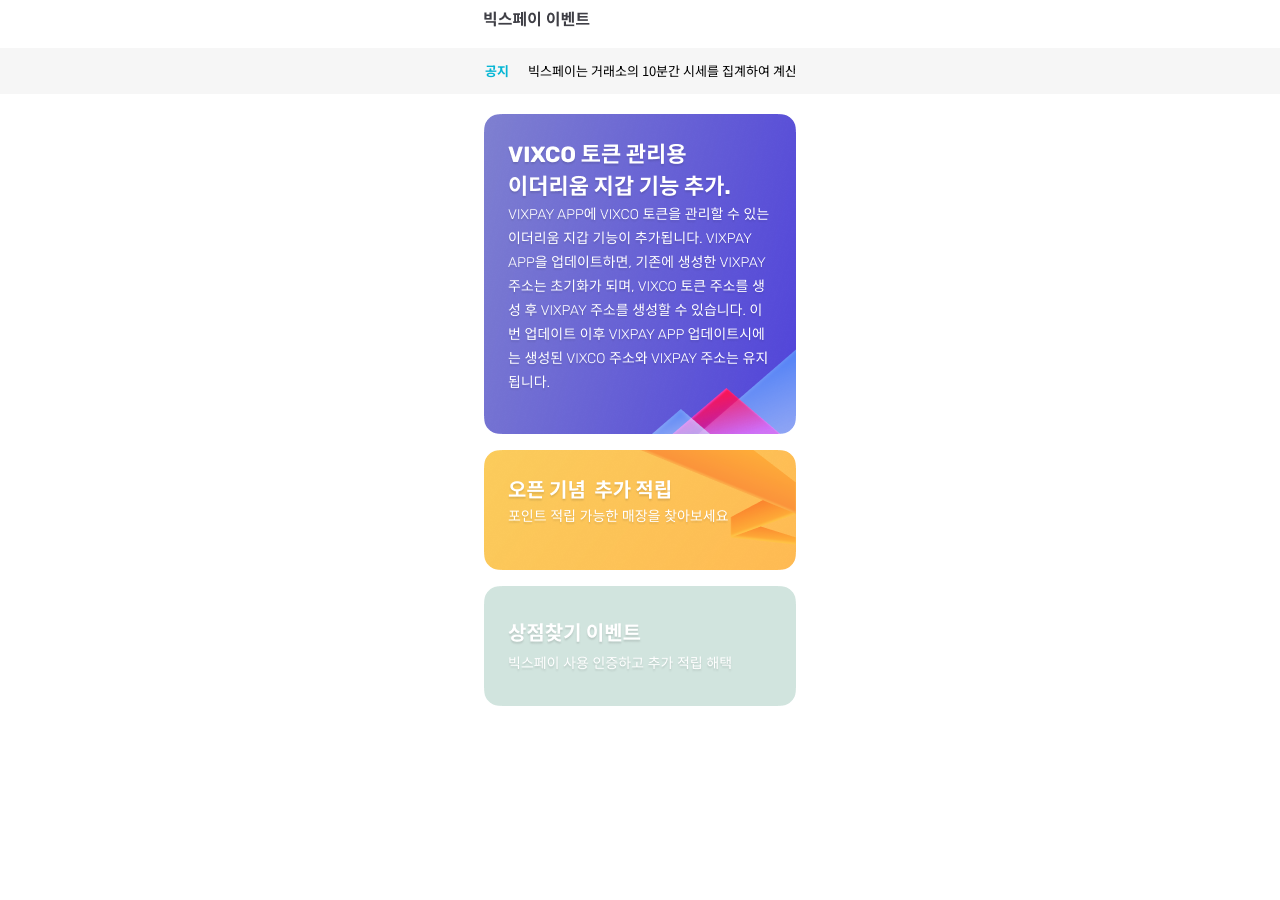
<file: resource/event/index2.html>
<!DOCTYPE html>
<html lang="en">
  <head>
    <meta charset="UTF-8" />
    <meta http-equiv="X-UA-Compatible" content="IE=edge" />
    <meta name="viewport" content="width=device-width, initial-scale=1.0" />
    <link rel="preconnect" href="https://fonts.googleapis.com" />
    <link rel="preconnect" href="https://fonts.gstatic.com" crossorigin />
    <link
      href="https://fonts.googleapis.com/css2?family=Noto+Sans+KR:wght@400;700&display=swap"
      rel="stylesheet"
    />
    <link
      rel="shortcut icon"
      href="../assets/logos/favicon.png"
      type="image/x-icon"
    />
    <style>
      body {
        font-family: "Noto Sans KR", sans-serif;
        margin: 0px;
        margin-top: 8px;
      }
      .b img {
        padding-top: 20px;
        display: block;
        margin: 0px auto;
      }

      .a {
        display: block;
        margin: 0px auto;
        width: 312px;
        padding-bottom: 16px;
      }

      #container {
        width: 310px;
        display: flex;
        margin: 0px auto;
      }

      #text {
        margin: 0px auto;
        background-color: #f6f6f6;
        font-size: 13px;
        font-weight: 400;
      }
      #kr-text {
        margin-right: 12px;
        /* margin-left: 24px; */
        color: #06b6d4;
        font-size: 13px;
        font-weight: 700;
        word-break: keep-all;
      }
    </style>
    <title>Yollet</title>
  </head>

  <body>
    <div class="a">
      <img src="images/text_image.png" alt="" />
      <br />
    </div>
    <div id="text">
      <div id="container">
        <p id="kr-text">공지</p>
        <div id="web-ticker">
          <li>빅스페이는 거래소의 10분간 시세를 집계하여 계산됩니다. 기준 시세는 "더보기 > 기준시세" 에서 확인하실 수 있습니다.</li>
        </div>
      </div>
    </div>
    <div class="b">
      <img src="images/main_image.png" alt="" />
      <br />
    </div>
  </body>

  <script src="https://ajax.googleapis.com/ajax/libs/jquery/3.1.0/jquery.min.js"></script>
  <script src="./script/jquery.webticker.min.js"></script>
  <script>
    $("#web-ticker").webTicker({
      height: "46px",
      hoverpause: false,
    });
    ticker.settings();
  </script>
</html>
</file>
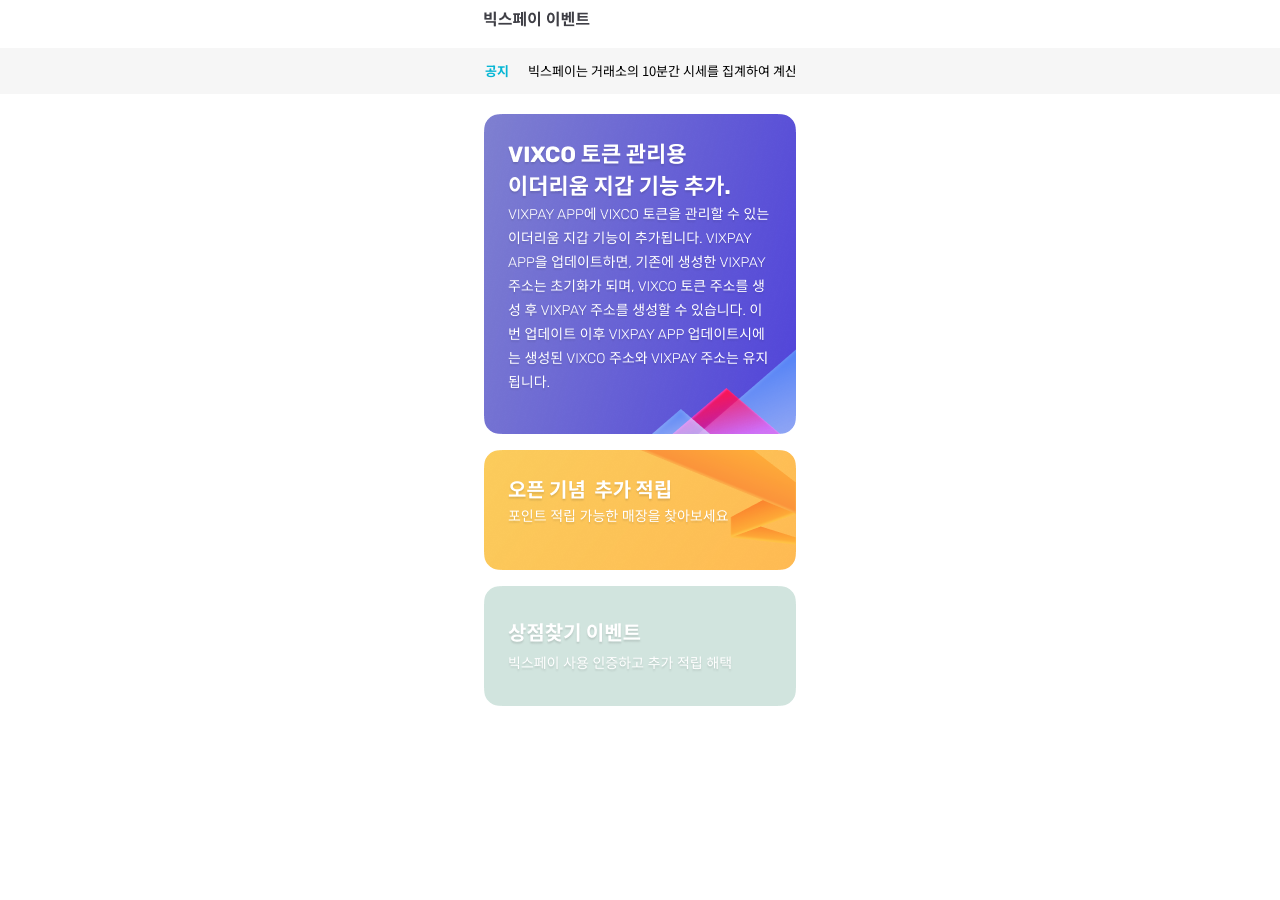
<file: resource/event/index4.html>
<!DOCTYPE html>
<html lang="en">
  <head>
    <meta charset="UTF-8" />
    <meta http-equiv="X-UA-Compatible" content="IE=edge" />
    <meta name="viewport" content="width=device-width, initial-scale=1.0" />
    <link rel="preconnect" href="https://fonts.googleapis.com" />
    <link rel="preconnect" href="https://fonts.gstatic.com" crossorigin />
    <link
      href="https://fonts.googleapis.com/css2?family=Noto+Sans+KR:wght@400;700&display=swap"
      rel="stylesheet"
    />
    <link
      rel="shortcut icon"
      href="../assets/logos/favicon.png"
      type="image/x-icon"
    />
    <style>
      body {
        font-family: "Noto Sans KR", sans-serif;
        margin: 0px;
        margin-top: 8px;
      }
      .b img {
        padding-top: 20px;
        display: block;
        margin: 0px auto;
      }

      .a {
        display: block;
        margin: 0px auto;
        width: 312px;
        padding-bottom: 16px;
      }

      #container {
        width: 310px;
        display: flex;
        margin: 0px auto;
      }

      #text {
        margin: 0px auto;
        background-color: #f6f6f6;
        font-size: 13px;
        font-weight: 400;
      }
      #kr-text {
        margin-right: 12px;
        /* margin-left: 24px; */
        color: #06b6d4;
        font-size: 13px;
        font-weight: 700;
        word-break: keep-all;
      }
    </style>
    <title>Yollet</title>
  </head>

  <body>
    <div class="a">
      <img src="images/text_image.png" alt="" />
      <br />
    </div>
    <div id="text">
      <div id="container">
        <p id="kr-text">공지</p>
        <div id="web-ticker">
          <li>빅스페이는 거래소의 10분간 시세를 집계하여 계산됩니다. 기준 시세는 "더보기 > 기준시세" 에서 확인하실 수 있습니다.</li>
        </div>
      </div>
    </div>
    <div class="b">
      <img src="images/main_image.png" alt="" />
      <br />
    </div>
  </body>

  <script src="https://ajax.googleapis.com/ajax/libs/jquery/3.1.0/jquery.min.js"></script>
  <script src="./script/jquery.webticker.min.js"></script>
  <script>
    $("#web-ticker").webTicker({
      height: "46px",
      hoverpause: false,
    });
  </script>
</html>
</file>
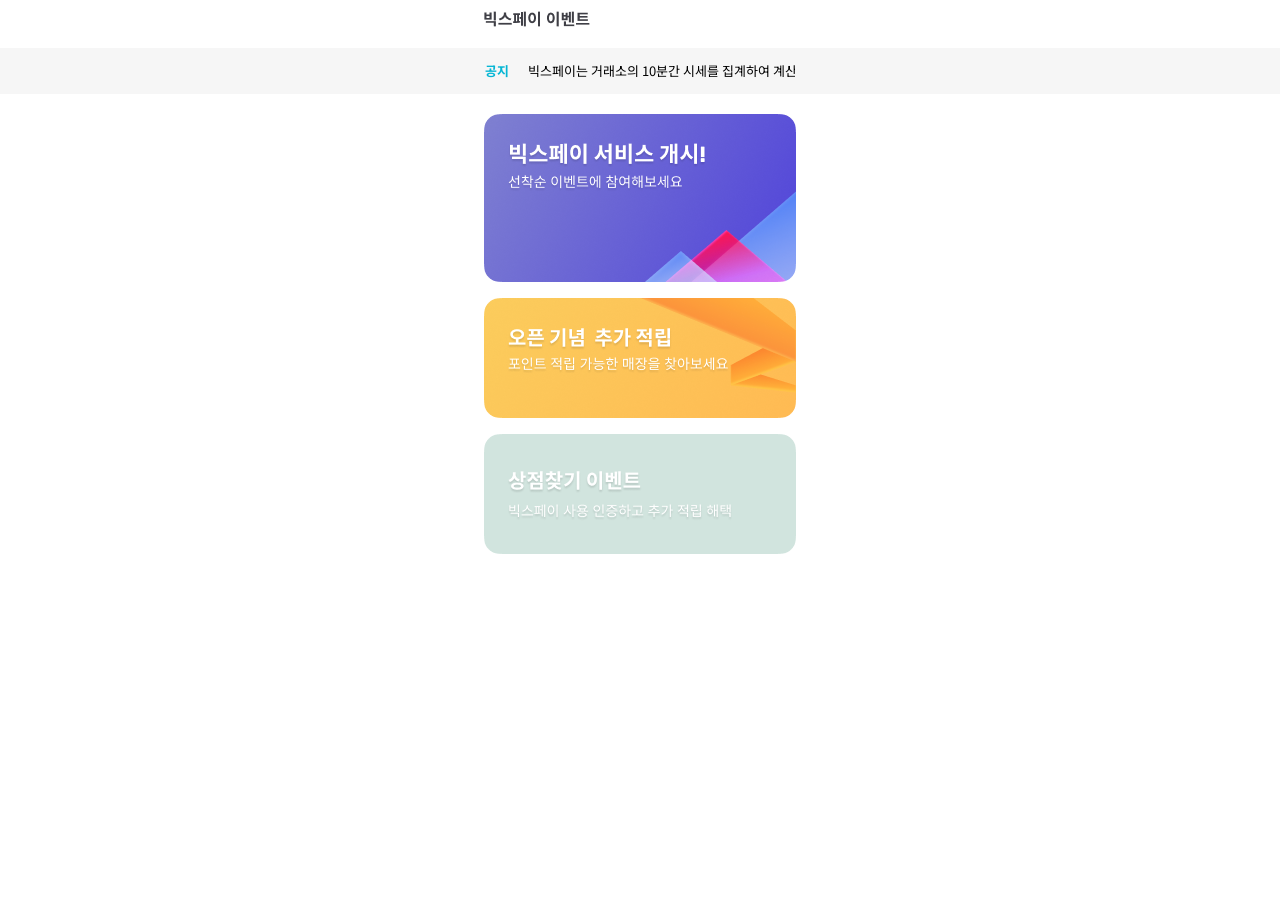
<file: resource/event/index4apple.html>
<!DOCTYPE html>
<html lang="en">
  <head>
    <meta charset="UTF-8" />
    <meta http-equiv="X-UA-Compatible" content="IE=edge" />
    <meta name="viewport" content="width=device-width, initial-scale=1.0" />
    <link rel="preconnect" href="https://fonts.googleapis.com" />
    <link rel="preconnect" href="https://fonts.gstatic.com" crossorigin />
    <link
      href="https://fonts.googleapis.com/css2?family=Noto+Sans+KR:wght@400;700&display=swap"
      rel="stylesheet"
    />
    <link
      rel="shortcut icon"
      href="../assets/logos/favicon.png"
      type="image/x-icon"
    />
    <style>
      body {
        font-family: "Noto Sans KR", sans-serif;
        margin: 0px;
        margin-top: 8px;
      }
      .b img {
        padding-top: 20px;
        display: block;
        margin: 0px auto;
      }

      .a {
        display: block;
        margin: 0px auto;
        width: 312px;
        padding-bottom: 16px;
      }

      #container {
        width: 310px;
        display: flex;
        margin: 0px auto;
      }

      #text {
        margin: 0px auto;
        background-color: #f6f6f6;
        font-size: 13px;
        font-weight: 400;
      }
      #kr-text {
        margin-right: 12px;
        /* margin-left: 24px; */
        color: #06b6d4;
        font-size: 13px;
        font-weight: 700;
        word-break: keep-all;
      }
    </style>
    <title>Yollet</title>
  </head>

  <body>
    <div class="a">
      <img src="images/text_image.png" alt="" />
      <br />
    </div>
    <div id="text">
      <div id="container">
        <p id="kr-text">공지</p>
        <div id="web-ticker">
          <li>빅스페이는 거래소의 10분간 시세를 집계하여 계산됩니다. 기준 시세는 "더보기 > 기준시세" 에서 확인하실 수 있습니다.</li>
        </div>
      </div>
    </div>
    <div class="b">
      <img src="images/main11.png" alt="" />
      <br />
    </div>
  </body>

  <script src="https://ajax.googleapis.com/ajax/libs/jquery/3.1.0/jquery.min.js"></script>
  <script src="./script/jquery.webticker.min.js"></script>
  <script>
    $("#web-ticker").webTicker({
      height: "46px",
      hoverpause: false,
    });
  </script>
</html>
</file>
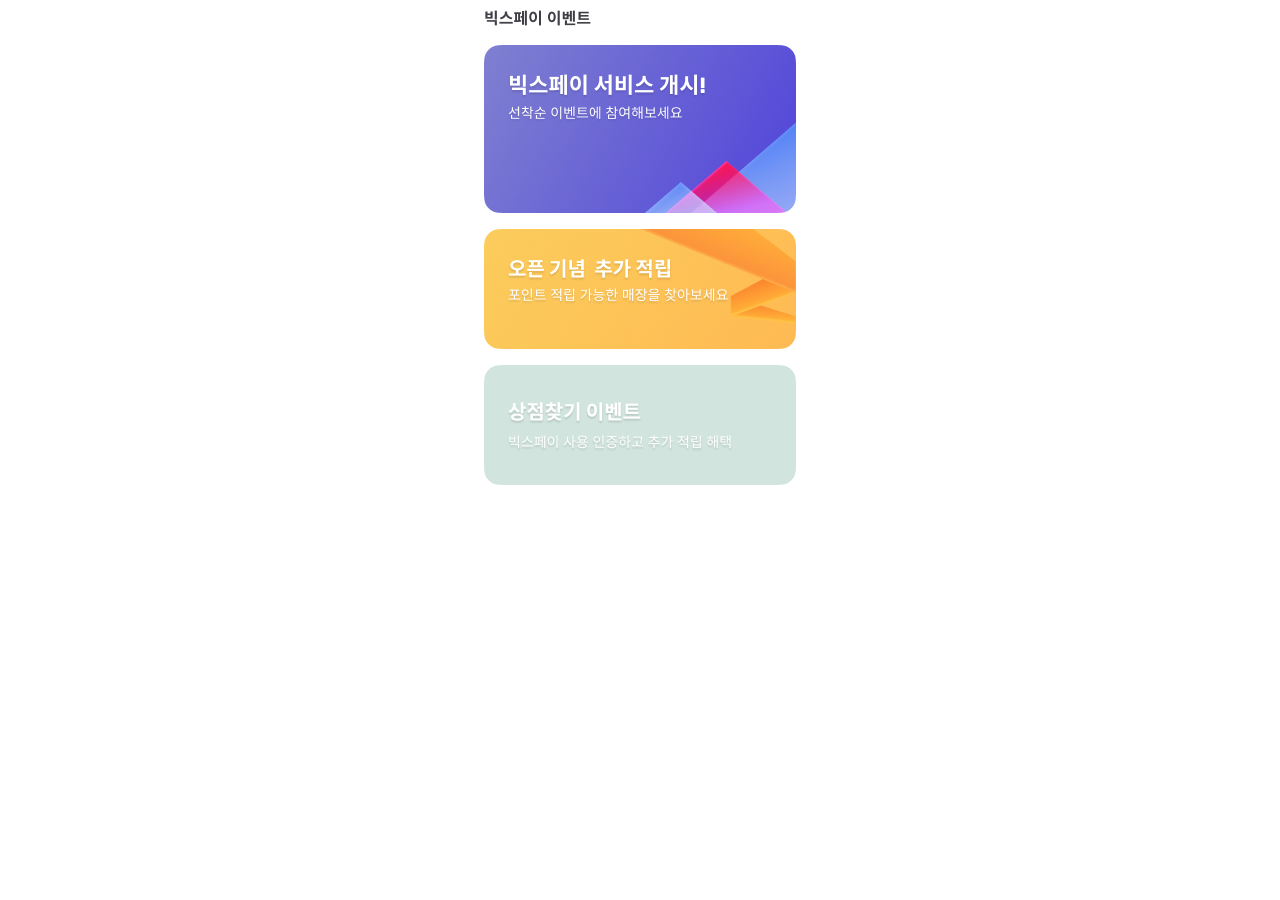
<file: resource/event/index_back.html>
<!DOCTYPE html>
<html lang="en">
  <head>
    <meta charset="UTF-8" />
    <meta http-equiv="X-UA-Compatible" content="IE=edge" />
    <meta name="viewport" content="width=device-width, initial-scale=1.0" />
    <link
      rel="shortcut icon"
      href="../assets/logos/favicon.png"
      type="image/x-icon"
    />
			<style>
			img { display: block; margin: 0px auto; }
		</style>
    <title>Yollet</title>
  </head>

  <body>
		<div class="b">
		<img src="images/event_image2.png" alt="">
		<br/>
		</div>
  </body>
</html>
</file>
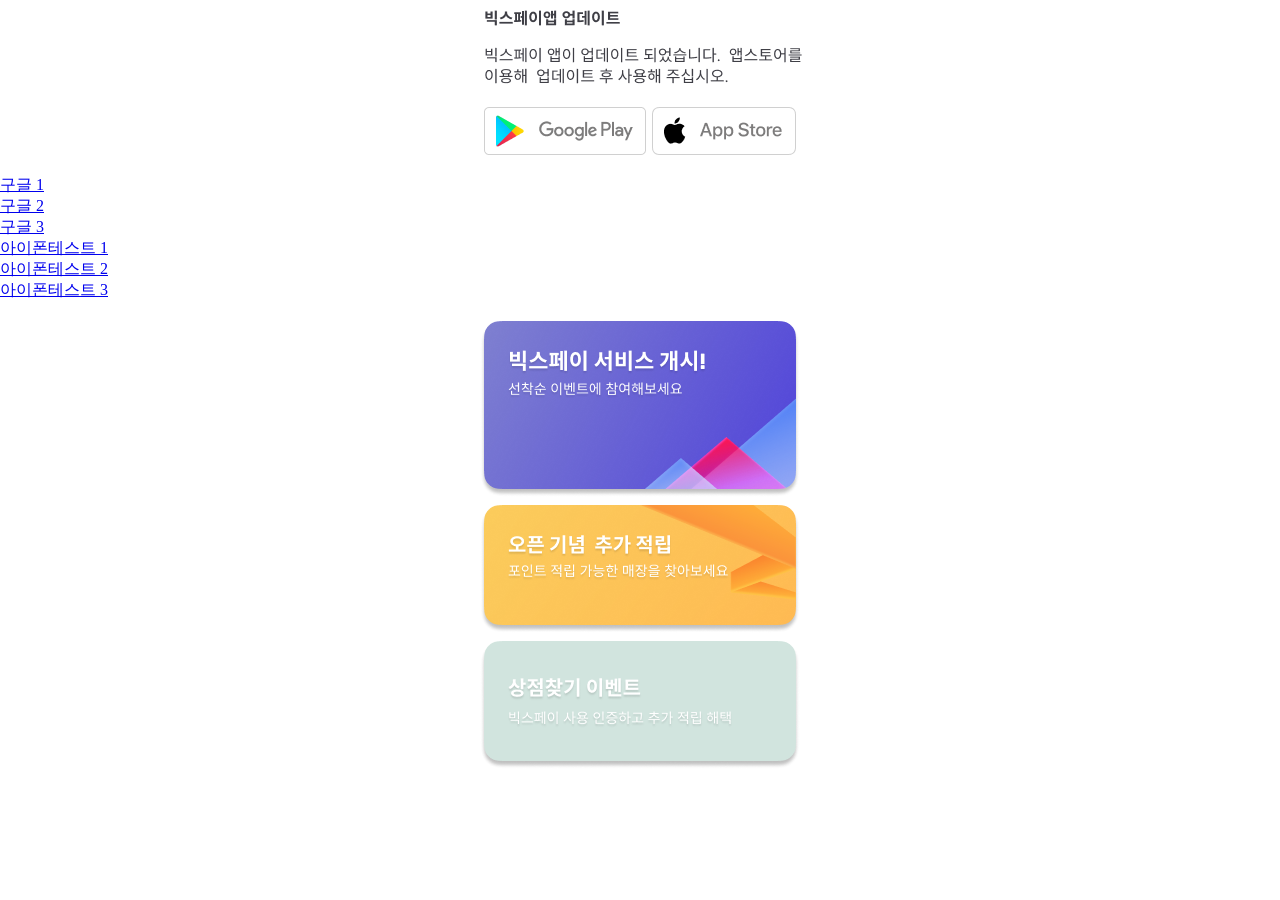
<file: resource/event/index_test1.html>
<!DOCTYPE html>
<html lang="en">
  <head>
    <meta charset="UTF-8" />
    <meta http-equiv="X-UA-Compatible" content="IE=edge" />
    <meta name="viewport" content="width=device-width, initial-scale=1.0" />
    <link
      rel="shortcut icon"
      href="../assets/logos/favicon.png"
      type="image/x-icon"
    />
    <style>
      body {
        margin: 0px;
        margin-top: 8px;
      }
      .b img {
        padding-top: 20px;
        display: block;
        margin: 0px auto;
      }

      .a {
        display: block;
        margin: 0px auto;
        width: 312px;
        padding-bottom: 16px;
      }

      #container {
        width: 310px;
        display: flex;
        margin: 0px auto;
      }
    </style>
    <title>VIXPAYEVENT</title>
  </head>

  <body>
    <div class="a">
      <img src="images/title.png" alt="" />
      <br />
    </div>
	<div class="a" style="display: flex">
		<div style="flex:1">
			<a href="intent://play.app.goo.gl/?link=https://play.google.com/store/apps/details?id=com.yoshop.vixpay&launch=true">
			<img src="images/playstore.png" alt="" /></a>
		</div>
		<div style="flex:1;text-align:right">
			<a href="https://itunes.apple.com/WebObjects/MZStore.woa/wa/viewSoftware?id=1573554528&mt=8">
			<img src="images/appstore.png" alt="" /></a>
		</div>
	</div>
	<a href="market://details?id=com.yoshop.vixpay">구글 1 </a><br />
	<a href="https://play.google.com/store/apps/details?id=com.yoshop.vixpay">구글 2 </a><br />
	<a href="https://play.app.goo.gl/?link=https://play.google.com/store/apps/details?id=com.yoshop.vixpay">구글 3 </a><br />
	
	<a href="https://itunes.apple.com/app/id1573554528&mt=8">아이폰테스트 1 </a><br />
	<a href="http://appstore.com/빅스페이">아이폰테스트 2 </a><br />
	<a href="itms-apps://itunes.apple.com/app/id1573554528">아이폰테스트 3</a><br />
	
    <div class="b">
      <img src="images/event1.png" alt="" />
      <br />
    </div>
  </body>
</html>
</file>
<file: wp-includes/css/dist/block-library/style.min24b2.css>
:root{--wp-admin-theme-color:#007cba;--wp-admin-theme-color-darker-10:#006ba1;--wp-admin-theme-color-darker-20:#005a87}#start-resizable-editor-section{display:none}.wp-block-audio figcaption{margin-top:.5em;margin-bottom:1em}.wp-block-audio audio{width:100%;min-width:300px}.wp-block-button__link{color:#fff;background-color:#32373c;border:none;border-radius:28px;box-shadow:none;cursor:pointer;display:inline-block;font-size:18px;padding:12px 24px;text-align:center;text-decoration:none;overflow-wrap:break-word}.wp-block-button__link:active,.wp-block-button__link:focus,.wp-block-button__link:hover,.wp-block-button__link:visited{color:#fff}.wp-block-button__link.aligncenter{text-align:center}.wp-block-button__link.alignright{text-align:right}.wp-block-button.is-style-squared,.wp-block-button__link.wp-block-button.is-style-squared{border-radius:0}.wp-block-button.no-border-radius,.wp-block-button__link.no-border-radius{border-radius:0!important}.is-style-outline .wp-block-button__link,.wp-block-button__link.is-style-outline{color:#32373c;background-color:transparent;border:2px solid}.wp-block-buttons .wp-block-button{display:inline-block;margin-right:8px;margin-bottom:8px}.wp-block-buttons .wp-block-button:last-child{margin-right:0}.wp-block-buttons.alignright .wp-block-button{margin-right:0;margin-left:8px}.wp-block-buttons.alignright .wp-block-button:first-child{margin-left:0}.wp-block-buttons.alignleft .wp-block-button{margin-left:0;margin-right:8px}.wp-block-buttons.alignleft .wp-block-button:last-child{margin-right:0}.wp-block-button.aligncenter,.wp-block-buttons.aligncenter,.wp-block-calendar{text-align:center}.wp-block-calendar tbody td,.wp-block-calendar th{padding:4px;border:1px solid #ddd}.wp-block-calendar tfoot td{border:none}.wp-block-calendar table{width:100%;border-collapse:collapse;font-family:-apple-system,BlinkMacSystemFont,Segoe UI,Roboto,Oxygen-Sans,Ubuntu,Cantarell,Helvetica Neue,sans-serif}.wp-block-calendar table th{font-weight:400;background:#ddd}.wp-block-calendar a{text-decoration:underline}.wp-block-calendar tfoot a{color:#007cba;color:var(--wp-admin-theme-color)}.wp-block-calendar table caption,.wp-block-calendar table tbody{color:#40464d}.wp-block-categories.alignleft{margin-right:2em}.wp-block-categories.alignright{margin-left:2em}.wp-block-columns{display:flex;margin-bottom:28px;flex-wrap:wrap}@media (min-width:782px){.wp-block-columns{flex-wrap:nowrap}}.wp-block-columns.has-background{padding:20px 38px}.wp-block-column{flex-grow:1;min-width:0;word-break:break-word;overflow-wrap:break-word}@media (max-width:599px){.wp-block-column{flex-basis:100%!important}}@media (min-width:600px) and (max-width:781px){.wp-block-column{flex-basis:calc(50% - 16px)!important;flex-grow:0}.wp-block-column:nth-child(2n){margin-left:32px}}@media (min-width:782px){.wp-block-column{flex-basis:0;flex-grow:1}.wp-block-column[style*=flex-basis]{flex-grow:0}.wp-block-column:not(:first-child){margin-left:32px}}.wp-block-columns.are-vertically-aligned-top{align-items:flex-start}.wp-block-columns.are-vertically-aligned-center{align-items:center}.wp-block-columns.are-vertically-aligned-bottom{align-items:flex-end}.wp-block-column.is-vertically-aligned-top{align-self:flex-start}.wp-block-column.is-vertically-aligned-center{-ms-grid-row-align:center;align-self:center}.wp-block-column.is-vertically-aligned-bottom{align-self:flex-end}.wp-block-column.is-vertically-aligned-bottom,.wp-block-column.is-vertically-aligned-center,.wp-block-column.is-vertically-aligned-top{width:100%}.wp-block-cover,.wp-block-cover-image{position:relative;background-size:cover;background-position:50%;min-height:430px;height:100%;width:100%;display:flex;justify-content:center;align-items:center;padding:16px}.wp-block-cover-image.has-parallax,.wp-block-cover.has-parallax{background-attachment:fixed}@supports (-webkit-overflow-scrolling:touch){.wp-block-cover-image.has-parallax,.wp-block-cover.has-parallax{background-attachment:scroll}}@media (prefers-reduced-motion:reduce){.wp-block-cover-image.has-parallax,.wp-block-cover.has-parallax{background-attachment:scroll}}.wp-block-cover-image.has-background-dim,.wp-block-cover.has-background-dim{background-color:#000}.wp-block-cover-image.has-background-dim:before,.wp-block-cover.has-background-dim:before{content:"";background-color:inherit}.wp-block-cover-image.has-background-dim:not(.has-background-gradient):before,.wp-block-cover-image .wp-block-cover__gradient-background,.wp-block-cover.has-background-dim:not(.has-background-gradient):before,.wp-block-cover .wp-block-cover__gradient-background{position:absolute;top:0;left:0;bottom:0;right:0;z-index:1}.wp-block-cover-image.has-background-dim:not(.has-background-gradient):before,.wp-block-cover-image .wp-block-cover__gradient-background,.wp-block-cover.has-background-dim:not(.has-background-gradient):before,.wp-block-cover .wp-block-cover__gradient-background{opacity:.5}.wp-block-cover-image.has-background-dim.has-background-dim-10:not(.has-background-gradient):before,.wp-block-cover.has-background-dim.has-background-dim-10:not(.has-background-gradient):before{opacity:.1}.wp-block-cover-image.has-background-dim.has-background-dim-10 .wp-block-cover__gradient-background,.wp-block-cover.has-background-dim.has-background-dim-10 .wp-block-cover__gradient-background{opacity:.1}.wp-block-cover-image.has-background-dim.has-background-dim-20:not(.has-background-gradient):before,.wp-block-cover.has-background-dim.has-background-dim-20:not(.has-background-gradient):before{opacity:.2}.wp-block-cover-image.has-background-dim.has-background-dim-20 .wp-block-cover__gradient-background,.wp-block-cover.has-background-dim.has-background-dim-20 .wp-block-cover__gradient-background{opacity:.2}.wp-block-cover-image.has-background-dim.has-background-dim-30:not(.has-background-gradient):before,.wp-block-cover.has-background-dim.has-background-dim-30:not(.has-background-gradient):before{opacity:.3}.wp-block-cover-image.has-background-dim.has-background-dim-30 .wp-block-cover__gradient-background,.wp-block-cover.has-background-dim.has-background-dim-30 .wp-block-cover__gradient-background{opacity:.3}.wp-block-cover-image.has-background-dim.has-background-dim-40:not(.has-background-gradient):before,.wp-block-cover.has-background-dim.has-background-dim-40:not(.has-background-gradient):before{opacity:.4}.wp-block-cover-image.has-background-dim.has-background-dim-40 .wp-block-cover__gradient-background,.wp-block-cover.has-background-dim.has-background-dim-40 .wp-block-cover__gradient-background{opacity:.4}.wp-block-cover-image.has-background-dim.has-background-dim-50:not(.has-background-gradient):before,.wp-block-cover.has-background-dim.has-background-dim-50:not(.has-background-gradient):before{opacity:.5}.wp-block-cover-image.has-background-dim.has-background-dim-50 .wp-block-cover__gradient-background,.wp-block-cover.has-background-dim.has-background-dim-50 .wp-block-cover__gradient-background{opacity:.5}.wp-block-cover-image.has-background-dim.has-background-dim-60:not(.has-background-gradient):before,.wp-block-cover.has-background-dim.has-background-dim-60:not(.has-background-gradient):before{opacity:.6}.wp-block-cover-image.has-background-dim.has-background-dim-60 .wp-block-cover__gradient-background,.wp-block-cover.has-background-dim.has-background-dim-60 .wp-block-cover__gradient-background{opacity:.6}.wp-block-cover-image.has-background-dim.has-background-dim-70:not(.has-background-gradient):before,.wp-block-cover.has-background-dim.has-background-dim-70:not(.has-background-gradient):before{opacity:.7}.wp-block-cover-image.has-background-dim.has-background-dim-70 .wp-block-cover__gradient-background,.wp-block-cover.has-background-dim.has-background-dim-70 .wp-block-cover__gradient-background{opacity:.7}.wp-block-cover-image.has-background-dim.has-background-dim-80:not(.has-background-gradient):before,.wp-block-cover.has-background-dim.has-background-dim-80:not(.has-background-gradient):before{opacity:.8}.wp-block-cover-image.has-background-dim.has-background-dim-80 .wp-block-cover__gradient-background,.wp-block-cover.has-background-dim.has-background-dim-80 .wp-block-cover__gradient-background{opacity:.8}.wp-block-cover-image.has-background-dim.has-background-dim-90:not(.has-background-gradient):before,.wp-block-cover.has-background-dim.has-background-dim-90:not(.has-background-gradient):before{opacity:.9}.wp-block-cover-image.has-background-dim.has-background-dim-90 .wp-block-cover__gradient-background,.wp-block-cover.has-background-dim.has-background-dim-90 .wp-block-cover__gradient-background{opacity:.9}.wp-block-cover-image.has-background-dim.has-background-dim-100:not(.has-background-gradient):before,.wp-block-cover.has-background-dim.has-background-dim-100:not(.has-background-gradient):before{opacity:1}.wp-block-cover-image.has-background-dim.has-background-dim-100 .wp-block-cover__gradient-background,.wp-block-cover.has-background-dim.has-background-dim-100 .wp-block-cover__gradient-background{opacity:1}.wp-block-cover-image.alignleft,.wp-block-cover-image.alignright,.wp-block-cover.alignleft,.wp-block-cover.alignright{max-width:290px;width:100%}.wp-block-cover-image:after,.wp-block-cover:after{display:block;content:"";font-size:0;min-height:inherit}@supports ((position:-webkit-sticky) or (position:sticky)){.wp-block-cover-image:after,.wp-block-cover:after{content:none}}.wp-block-cover-image.aligncenter,.wp-block-cover-image.alignleft,.wp-block-cover-image.alignright,.wp-block-cover.aligncenter,.wp-block-cover.alignleft,.wp-block-cover.alignright{display:flex}.wp-block-cover-image .wp-block-cover__inner-container,.wp-block-cover .wp-block-cover__inner-container{width:calc(100% - 70px);z-index:1;color:#fff}.wp-block-cover-image .wp-block-subhead:not(.has-text-color),.wp-block-cover-image h1:not(.has-text-color),.wp-block-cover-image h2:not(.has-text-color),.wp-block-cover-image h3:not(.has-text-color),.wp-block-cover-image h4:not(.has-text-color),.wp-block-cover-image h5:not(.has-text-color),.wp-block-cover-image h6:not(.has-text-color),.wp-block-cover-image p:not(.has-text-color),.wp-block-cover .wp-block-subhead:not(.has-text-color),.wp-block-cover h1:not(.has-text-color),.wp-block-cover h2:not(.has-text-color),.wp-block-cover h3:not(.has-text-color),.wp-block-cover h4:not(.has-text-color),.wp-block-cover h5:not(.has-text-color),.wp-block-cover h6:not(.has-text-color),.wp-block-cover p:not(.has-text-color){color:inherit}.wp-block-cover-image.is-position-top-left,.wp-block-cover.is-position-top-left{align-items:flex-start;justify-content:flex-start}.wp-block-cover-image.is-position-top-center,.wp-block-cover.is-position-top-center{align-items:flex-start;justify-content:center}.wp-block-cover-image.is-position-top-right,.wp-block-cover.is-position-top-right{align-items:flex-start;justify-content:flex-end}.wp-block-cover-image.is-position-center-left,.wp-block-cover.is-position-center-left{align-items:center;justify-content:flex-start}.wp-block-cover-image.is-position-center-center,.wp-block-cover.is-position-center-center{align-items:center;justify-content:center}.wp-block-cover-image.is-position-center-right,.wp-block-cover.is-position-center-right{align-items:center;justify-content:flex-end}.wp-block-cover-image.is-position-bottom-left,.wp-block-cover.is-position-bottom-left{align-items:flex-end;justify-content:flex-start}.wp-block-cover-image.is-position-bottom-center,.wp-block-cover.is-position-bottom-center{align-items:flex-end;justify-content:center}.wp-block-cover-image.is-position-bottom-right,.wp-block-cover.is-position-bottom-right{align-items:flex-end;justify-content:flex-end}.wp-block-cover-image.has-custom-content-position.has-custom-content-position .wp-block-cover__inner-container,.wp-block-cover.has-custom-content-position.has-custom-content-position .wp-block-cover__inner-container{margin:0;width:auto}.wp-block-cover__video-background{position:absolute;top:50%;left:50%;transform:translateX(-50%) translateY(-50%);width:100%;height:100%;z-index:0;object-fit:cover}.wp-block-cover-image-text,.wp-block-cover-text,section.wp-block-cover-image h2{color:#fff}.wp-block-cover-image-text a,.wp-block-cover-image-text a:active,.wp-block-cover-image-text a:focus,.wp-block-cover-image-text a:hover,.wp-block-cover-text a,.wp-block-cover-text a:active,.wp-block-cover-text a:focus,.wp-block-cover-text a:hover,section.wp-block-cover-image h2 a,section.wp-block-cover-image h2 a:active,section.wp-block-cover-image h2 a:focus,section.wp-block-cover-image h2 a:hover{color:#fff}.wp-block-cover-image .wp-block-cover.has-left-content{justify-content:flex-start}.wp-block-cover-image .wp-block-cover.has-right-content{justify-content:flex-end}.wp-block-cover-image.has-left-content .wp-block-cover-image-text,.wp-block-cover.has-left-content .wp-block-cover-text,section.wp-block-cover-image.has-left-content>h2{margin-left:0;text-align:left}.wp-block-cover-image.has-right-content .wp-block-cover-image-text,.wp-block-cover.has-right-content .wp-block-cover-text,section.wp-block-cover-image.has-right-content>h2{margin-right:0;text-align:right}.wp-block-cover-image .wp-block-cover-image-text,.wp-block-cover .wp-block-cover-text,section.wp-block-cover-image>h2{font-size:2em;line-height:1.25;z-index:1;margin-bottom:0;max-width:580px;padding:14px;text-align:center}.wp-block-embed.alignleft,.wp-block-embed.alignright,.wp-block[data-align=left]>[data-type^=core-embed],.wp-block[data-align=right]>[data-type^=core-embed]{max-width:360px;width:100%}.wp-block-embed.alignleft .wp-block-embed__wrapper,.wp-block-embed.alignright .wp-block-embed__wrapper,.wp-block[data-align=left]>[data-type^=core-embed] .wp-block-embed__wrapper,.wp-block[data-align=right]>[data-type^=core-embed] .wp-block-embed__wrapper{min-width:280px}.wp-block-embed{margin-bottom:1em}.wp-block-embed figcaption{margin-top:.5em;margin-bottom:1em}.wp-block-embed iframe{max-width:100%}.wp-block-embed__wrapper{position:relative}.wp-embed-responsive .wp-has-aspect-ratio .wp-block-embed__wrapper:before{content:"";display:block;padding-top:50%}.wp-embed-responsive .wp-has-aspect-ratio iframe{position:absolute;top:0;right:0;bottom:0;left:0;height:100%;width:100%}.wp-embed-responsive .wp-embed-aspect-21-9 .wp-block-embed__wrapper:before{padding-top:42.85%}.wp-embed-responsive .wp-embed-aspect-18-9 .wp-block-embed__wrapper:before{padding-top:50%}.wp-embed-responsive .wp-embed-aspect-16-9 .wp-block-embed__wrapper:before{padding-top:56.25%}.wp-embed-responsive .wp-embed-aspect-4-3 .wp-block-embed__wrapper:before{padding-top:75%}.wp-embed-responsive .wp-embed-aspect-1-1 .wp-block-embed__wrapper:before{padding-top:100%}.wp-embed-responsive .wp-embed-aspect-9-6 .wp-block-embed__wrapper:before{padding-top:66.66%}.wp-embed-responsive .wp-embed-aspect-1-2 .wp-block-embed__wrapper:before{padding-top:200%}.wp-block-file{margin-bottom:1.5em}.wp-block-file.aligncenter{text-align:center}.wp-block-file.alignright{text-align:right}.wp-block-file .wp-block-file__button{background:#32373c;border-radius:2em;color:#fff;font-size:13px;padding:.5em 1em}.wp-block-file a.wp-block-file__button{text-decoration:none}.wp-block-file a.wp-block-file__button:active,.wp-block-file a.wp-block-file__button:focus,.wp-block-file a.wp-block-file__button:hover,.wp-block-file a.wp-block-file__button:visited{box-shadow:none;color:#fff;opacity:.85;text-decoration:none}.wp-block-file *+.wp-block-file__button{margin-left:.75em}.blocks-gallery-grid,.wp-block-gallery{display:flex;flex-wrap:wrap;list-style-type:none;padding:0;margin:0}.blocks-gallery-grid .blocks-gallery-image,.blocks-gallery-grid .blocks-gallery-item,.wp-block-gallery .blocks-gallery-image,.wp-block-gallery .blocks-gallery-item{margin:0 16px 16px 0;display:flex;flex-grow:1;flex-direction:column;justify-content:center;position:relative}.blocks-gallery-grid .blocks-gallery-image figure,.blocks-gallery-grid .blocks-gallery-item figure,.wp-block-gallery .blocks-gallery-image figure,.wp-block-gallery .blocks-gallery-item figure{margin:0;height:100%}@supports ((position:-webkit-sticky) or (position:sticky)){.blocks-gallery-grid .blocks-gallery-image figure,.blocks-gallery-grid .blocks-gallery-item figure,.wp-block-gallery .blocks-gallery-image figure,.wp-block-gallery .blocks-gallery-item figure{display:flex;align-items:flex-end;justify-content:flex-start}}.blocks-gallery-grid .blocks-gallery-image img,.blocks-gallery-grid .blocks-gallery-item img,.wp-block-gallery .blocks-gallery-image img,.wp-block-gallery .blocks-gallery-item img{display:block;max-width:100%;height:auto;width:100%}@supports ((position:-webkit-sticky) or (position:sticky)){.blocks-gallery-grid .blocks-gallery-image img,.blocks-gallery-grid .blocks-gallery-item img,.wp-block-gallery .blocks-gallery-image img,.wp-block-gallery .blocks-gallery-item img{width:auto}}.blocks-gallery-grid .blocks-gallery-image figcaption,.blocks-gallery-grid .blocks-gallery-item figcaption,.wp-block-gallery .blocks-gallery-image figcaption,.wp-block-gallery .blocks-gallery-item figcaption{position:absolute;bottom:0;width:100%;max-height:100%;overflow:auto;padding:40px 10px 9px;color:#fff;text-align:center;font-size:13px;background:linear-gradient(0deg,rgba(0,0,0,.7),rgba(0,0,0,.3) 70%,transparent)}.blocks-gallery-grid .blocks-gallery-image figcaption img,.blocks-gallery-grid .blocks-gallery-item figcaption img,.wp-block-gallery .blocks-gallery-image figcaption img,.wp-block-gallery .blocks-gallery-item figcaption img{display:inline}.blocks-gallery-grid.is-cropped .blocks-gallery-image a,.blocks-gallery-grid.is-cropped .blocks-gallery-image img,.blocks-gallery-grid.is-cropped .blocks-gallery-item a,.blocks-gallery-grid.is-cropped .blocks-gallery-item img,.wp-block-gallery.is-cropped .blocks-gallery-image a,.wp-block-gallery.is-cropped .blocks-gallery-image img,.wp-block-gallery.is-cropped .blocks-gallery-item a,.wp-block-gallery.is-cropped .blocks-gallery-item img{width:100%}@supports ((position:-webkit-sticky) or (position:sticky)){.blocks-gallery-grid.is-cropped .blocks-gallery-image a,.blocks-gallery-grid.is-cropped .blocks-gallery-image img,.blocks-gallery-grid.is-cropped .blocks-gallery-item a,.blocks-gallery-grid.is-cropped .blocks-gallery-item img,.wp-block-gallery.is-cropped .blocks-gallery-image a,.wp-block-gallery.is-cropped .blocks-gallery-image img,.wp-block-gallery.is-cropped .blocks-gallery-item a,.wp-block-gallery.is-cropped .blocks-gallery-item img{height:100%;flex:1;object-fit:cover}}.blocks-gallery-grid .blocks-gallery-image,.blocks-gallery-grid .blocks-gallery-item,.wp-block-gallery .blocks-gallery-image,.wp-block-gallery .blocks-gallery-item{width:calc(50% - 16px)}.blocks-gallery-grid .blocks-gallery-image:nth-of-type(2n),.blocks-gallery-grid .blocks-gallery-item:nth-of-type(2n),.wp-block-gallery .blocks-gallery-image:nth-of-type(2n),.wp-block-gallery .blocks-gallery-item:nth-of-type(2n){margin-right:0}.blocks-gallery-grid.columns-1 .blocks-gallery-image,.blocks-gallery-grid.columns-1 .blocks-gallery-item,.wp-block-gallery.columns-1 .blocks-gallery-image,.wp-block-gallery.columns-1 .blocks-gallery-item{width:100%;margin-right:0}@media (min-width:600px){.blocks-gallery-grid.columns-3 .blocks-gallery-image,.blocks-gallery-grid.columns-3 .blocks-gallery-item,.wp-block-gallery.columns-3 .blocks-gallery-image,.wp-block-gallery.columns-3 .blocks-gallery-item{width:calc(33.33333% - 10.66667px);margin-right:16px}.blocks-gallery-grid.columns-4 .blocks-gallery-image,.blocks-gallery-grid.columns-4 .blocks-gallery-item,.wp-block-gallery.columns-4 .blocks-gallery-image,.wp-block-gallery.columns-4 .blocks-gallery-item{width:calc(25% - 12px);margin-right:16px}.blocks-gallery-grid.columns-5 .blocks-gallery-image,.blocks-gallery-grid.columns-5 .blocks-gallery-item,.wp-block-gallery.columns-5 .blocks-gallery-image,.wp-block-gallery.columns-5 .blocks-gallery-item{width:calc(20% - 12.8px);margin-right:16px}.blocks-gallery-grid.columns-6 .blocks-gallery-image,.blocks-gallery-grid.columns-6 .blocks-gallery-item,.wp-block-gallery.columns-6 .blocks-gallery-image,.wp-block-gallery.columns-6 .blocks-gallery-item{width:calc(16.66667% - 13.33333px);margin-right:16px}.blocks-gallery-grid.columns-7 .blocks-gallery-image,.blocks-gallery-grid.columns-7 .blocks-gallery-item,.wp-block-gallery.columns-7 .blocks-gallery-image,.wp-block-gallery.columns-7 .blocks-gallery-item{width:calc(14.28571% - 13.71429px);margin-right:16px}.blocks-gallery-grid.columns-8 .blocks-gallery-image,.blocks-gallery-grid.columns-8 .blocks-gallery-item,.wp-block-gallery.columns-8 .blocks-gallery-image,.wp-block-gallery.columns-8 .blocks-gallery-item{width:calc(12.5% - 14px);margin-right:16px}.blocks-gallery-grid.columns-1 .blocks-gallery-image:nth-of-type(1n),.blocks-gallery-grid.columns-1 .blocks-gallery-item:nth-of-type(1n),.wp-block-gallery.columns-1 .blocks-gallery-image:nth-of-type(1n),.wp-block-gallery.columns-1 .blocks-gallery-item:nth-of-type(1n){margin-right:0}.blocks-gallery-grid.columns-2 .blocks-gallery-image:nth-of-type(2n),.blocks-gallery-grid.columns-2 .blocks-gallery-item:nth-of-type(2n),.wp-block-gallery.columns-2 .blocks-gallery-image:nth-of-type(2n),.wp-block-gallery.columns-2 .blocks-gallery-item:nth-of-type(2n){margin-right:0}.blocks-gallery-grid.columns-3 .blocks-gallery-image:nth-of-type(3n),.blocks-gallery-grid.columns-3 .blocks-gallery-item:nth-of-type(3n),.wp-block-gallery.columns-3 .blocks-gallery-image:nth-of-type(3n),.wp-block-gallery.columns-3 .blocks-gallery-item:nth-of-type(3n){margin-right:0}.blocks-gallery-grid.columns-4 .blocks-gallery-image:nth-of-type(4n),.blocks-gallery-grid.columns-4 .blocks-gallery-item:nth-of-type(4n),.wp-block-gallery.columns-4 .blocks-gallery-image:nth-of-type(4n),.wp-block-gallery.columns-4 .blocks-gallery-item:nth-of-type(4n){margin-right:0}.blocks-gallery-grid.columns-5 .blocks-gallery-image:nth-of-type(5n),.blocks-gallery-grid.columns-5 .blocks-gallery-item:nth-of-type(5n),.wp-block-gallery.columns-5 .blocks-gallery-image:nth-of-type(5n),.wp-block-gallery.columns-5 .blocks-gallery-item:nth-of-type(5n){margin-right:0}.blocks-gallery-grid.columns-6 .blocks-gallery-image:nth-of-type(6n),.blocks-gallery-grid.columns-6 .blocks-gallery-item:nth-of-type(6n),.wp-block-gallery.columns-6 .blocks-gallery-image:nth-of-type(6n),.wp-block-gallery.columns-6 .blocks-gallery-item:nth-of-type(6n){margin-right:0}.blocks-gallery-grid.columns-7 .blocks-gallery-image:nth-of-type(7n),.blocks-gallery-grid.columns-7 .blocks-gallery-item:nth-of-type(7n),.wp-block-gallery.columns-7 .blocks-gallery-image:nth-of-type(7n),.wp-block-gallery.columns-7 .blocks-gallery-item:nth-of-type(7n){margin-right:0}.blocks-gallery-grid.columns-8 .blocks-gallery-image:nth-of-type(8n),.blocks-gallery-grid.columns-8 .blocks-gallery-item:nth-of-type(8n),.wp-block-gallery.columns-8 .blocks-gallery-image:nth-of-type(8n),.wp-block-gallery.columns-8 .blocks-gallery-item:nth-of-type(8n){margin-right:0}}.blocks-gallery-grid .blocks-gallery-image:last-child,.blocks-gallery-grid .blocks-gallery-item:last-child,.wp-block-gallery .blocks-gallery-image:last-child,.wp-block-gallery .blocks-gallery-item:last-child{margin-right:0}.blocks-gallery-grid.alignleft,.blocks-gallery-grid.alignright,.wp-block-gallery.alignleft,.wp-block-gallery.alignright{max-width:290px;width:100%}.blocks-gallery-grid.aligncenter .blocks-gallery-item figure,.wp-block-gallery.aligncenter .blocks-gallery-item figure{justify-content:center}h1.has-background,h2.has-background,h3.has-background,h4.has-background,h5.has-background,h6.has-background{padding:20px 38px}.wp-block-image{margin-bottom:1em}.wp-block-image img{max-width:100%}.wp-block-image.aligncenter{text-align:center}.wp-block-image.alignfull img,.wp-block-image.alignwide img{width:100%}.wp-block-image .aligncenter,.wp-block-image .alignleft,.wp-block-image .alignright,.wp-block-image.is-resized{display:table}.wp-block-image .aligncenter>figcaption,.wp-block-image .alignleft>figcaption,.wp-block-image .alignright>figcaption,.wp-block-image.is-resized>figcaption{display:table-caption;caption-side:bottom}.wp-block-image .alignleft{float:left;margin:.5em 1em .5em 0}.wp-block-image .alignright{float:right;margin:.5em 0 .5em 1em}.wp-block-image .aligncenter{margin-left:auto;margin-right:auto}.wp-block-image figcaption{margin-top:.5em;margin-bottom:1em}.is-style-circle-mask img,.is-style-rounded img{border-radius:9999px}@supports ((-webkit-mask-image:none) or (mask-image:none)) or (-webkit-mask-image:none){.is-style-circle-mask img{-webkit-mask-image:url('data:image/svg+xml;utf8,<svg viewBox="0 0 100 100" xmlns="http://www.w3.org/2000/svg"><circle cx="50" cy="50" r="50"/></svg>');mask-image:url('data:image/svg+xml;utf8,<svg viewBox="0 0 100 100" xmlns="http://www.w3.org/2000/svg"><circle cx="50" cy="50" r="50"/></svg>');mask-mode:alpha;-webkit-mask-repeat:no-repeat;mask-repeat:no-repeat;-webkit-mask-size:contain;mask-size:contain;-webkit-mask-position:center;mask-position:center;border-radius:0}}.wp-block-latest-comments__comment{font-size:15px;line-height:1.1;list-style:none;margin-bottom:1em}.has-avatars .wp-block-latest-comments__comment{min-height:36px;list-style:none}.has-avatars .wp-block-latest-comments__comment .wp-block-latest-comments__comment-excerpt,.has-avatars .wp-block-latest-comments__comment .wp-block-latest-comments__comment-meta{margin-left:52px}.has-dates .wp-block-latest-comments__comment,.has-excerpts .wp-block-latest-comments__comment{line-height:1.5}.wp-block-latest-comments__comment-excerpt p{font-size:14px;line-height:1.8;margin:5px 0 20px}.wp-block-latest-comments__comment-date{color:#8f98a1;display:block;font-size:12px}.wp-block-latest-comments .avatar,.wp-block-latest-comments__comment-avatar{border-radius:24px;display:block;float:left;height:40px;margin-right:12px;width:40px}.wp-block-latest-posts.alignleft{margin-right:2em}.wp-block-latest-posts.alignright{margin-left:2em}.wp-block-latest-posts.wp-block-latest-posts__list{list-style:none}.wp-block-latest-posts.wp-block-latest-posts__list li{clear:both}.wp-block-latest-posts.is-grid{display:flex;flex-wrap:wrap;padding:0}.wp-block-latest-posts.is-grid li{margin:0 20px 20px 0;width:100%}@media (min-width:600px){.wp-block-latest-posts.columns-2 li{width:calc(50% - 20px)}.wp-block-latest-posts.columns-3 li{width:calc(33.33333% - 20px)}.wp-block-latest-posts.columns-4 li{width:calc(25% - 20px)}.wp-block-latest-posts.columns-5 li{width:calc(20% - 20px)}.wp-block-latest-posts.columns-6 li{width:calc(16.66667% - 20px)}}.wp-block-latest-posts__post-author,.wp-block-latest-posts__post-date{display:block;color:#6c7781;font-size:13px}.wp-block-latest-posts__post-excerpt{margin-top:8px;margin-bottom:16px}.wp-block-latest-posts__featured-image img{height:auto;width:auto}.wp-block-latest-posts__featured-image.alignleft{margin-right:1em}.wp-block-latest-posts__featured-image.alignright{margin-left:1em}.wp-block-latest-posts__featured-image.aligncenter{margin-bottom:1em;text-align:center}.edit-post-visual-editor .wp-block-latest-posts.is-grid li{margin-bottom:20px}.wp-block-media-text{
  /*!rtl:begin:ignore*/direction:ltr;
  /*!rtl:end:ignore*/display:-ms-grid;display:grid;-ms-grid-columns:50% 1fr;grid-template-columns:50% 1fr;-ms-grid-rows:auto;grid-template-rows:auto}.wp-block-media-text.has-media-on-the-right{-ms-grid-columns:1fr 50%;grid-template-columns:1fr 50%}.wp-block-media-text.is-vertically-aligned-top .wp-block-media-text__content,.wp-block-media-text.is-vertically-aligned-top .wp-block-media-text__media{-ms-grid-row-align:start;align-self:start}.wp-block-media-text.is-vertically-aligned-center .wp-block-media-text__content,.wp-block-media-text.is-vertically-aligned-center .wp-block-media-text__media,.wp-block-media-text .wp-block-media-text__content,.wp-block-media-text .wp-block-media-text__media{-ms-grid-row-align:center;align-self:center}.wp-block-media-text.is-vertically-aligned-bottom .wp-block-media-text__content,.wp-block-media-text.is-vertically-aligned-bottom .wp-block-media-text__media{-ms-grid-row-align:end;align-self:end}.wp-block-media-text .wp-block-media-text__media{
  /*!rtl:begin:ignore*/-ms-grid-column:1;grid-column:1;-ms-grid-row:1;grid-row:1;
  /*!rtl:end:ignore*/margin:0}.wp-block-media-text .wp-block-media-text__content{direction:ltr;
  /*!rtl:begin:ignore*/-ms-grid-column:2;grid-column:2;-ms-grid-row:1;grid-row:1;
  /*!rtl:end:ignore*/padding:0 8%;word-break:break-word}.wp-block-media-text.has-media-on-the-right .wp-block-media-text__media{
  /*!rtl:begin:ignore*/-ms-grid-column:2;grid-column:2;-ms-grid-row:1;grid-row:1
  /*!rtl:end:ignore*/}.wp-block-media-text.has-media-on-the-right .wp-block-media-text__content{
  /*!rtl:begin:ignore*/-ms-grid-column:1;grid-column:1;-ms-grid-row:1;grid-row:1
  /*!rtl:end:ignore*/}.wp-block-media-text__media img,.wp-block-media-text__media video{max-width:unset;width:100%;vertical-align:middle}.wp-block-media-text.is-image-fill figure.wp-block-media-text__media{height:100%;min-height:250px;background-size:cover}.wp-block-media-text.is-image-fill figure.wp-block-media-text__media>img{position:absolute;width:1px;height:1px;padding:0;margin:-1px;overflow:hidden;clip:rect(0,0,0,0);border:0}@media (max-width:600px){.wp-block-media-text.is-stacked-on-mobile{-ms-grid-columns:100%!important;grid-template-columns:100%!important}.wp-block-media-text.is-stacked-on-mobile .wp-block-media-text__media{-ms-grid-column:1;grid-column:1;-ms-grid-row:1;grid-row:1}.wp-block-media-text.is-stacked-on-mobile.has-media-on-the-right .wp-block-media-text__media,.wp-block-media-text.is-stacked-on-mobile .wp-block-media-text__content{-ms-grid-column:1;grid-column:1;-ms-grid-row:2;grid-row:2}.wp-block-media-text.is-stacked-on-mobile.has-media-on-the-right .wp-block-media-text__content{-ms-grid-column:1;grid-column:1;-ms-grid-row:1;grid-row:1}}.wp-block-navigation.is-style-light .wp-block-navigation-link:not(.has-text-color),.wp-block-navigation .wp-block-navigation-link:not(.has-text-color){color:#1e1e1e}.wp-block-navigation.is-style-light:not(.has-background) .wp-block-navigation__container,.wp-block-navigation:not(.has-background) .wp-block-navigation__container{background-color:#fff}.wp-block-navigation.is-style-dark .wp-block-navigation-link:not(.has-text-color){color:#fff}.wp-block-navigation.is-style-dark:not(.has-background) .wp-block-navigation__container{background-color:#1e1e1e}.items-justified-left>ul{justify-content:flex-start}.items-justified-center>ul{justify-content:center}.items-justified-right>ul{justify-content:flex-end}.wp-block-navigation-link{display:flex;align-items:center;position:relative;margin:0}.wp-block-navigation-link .wp-block-navigation__container:empty{display:none}.wp-block-navigation__container{list-style:none;margin:0;padding-left:0;display:flex;flex-wrap:wrap}.is-vertical .wp-block-navigation__container{display:block}.has-child .wp-block-navigation__container{border:1px solid rgba(0,0,0,.15);background-color:inherit;color:inherit;position:absolute;left:0;top:100%;width:fit-content;z-index:1;opacity:0;transition:opacity .1s linear;visibility:hidden}.has-child .wp-block-navigation__container>.wp-block-navigation-link>.wp-block-navigation-link__content{flex-grow:1}.has-child .wp-block-navigation__container>.wp-block-navigation-link>.wp-block-navigation-link__submenu-icon{padding-right:8px}@media (min-width:782px){.has-child .wp-block-navigation__container{left:24px}.has-child .wp-block-navigation__container .wp-block-navigation__container{left:100%;top:-1px}.has-child .wp-block-navigation__container .wp-block-navigation__container:before{content:"";position:absolute;right:100%;height:100%;display:block;width:8px;background:transparent}.has-child .wp-block-navigation__container .wp-block-navigation-link__submenu-icon svg{transform:rotate(0)}}.has-child:hover{cursor:pointer}.has-child:hover>.wp-block-navigation__container{visibility:visible;opacity:1;display:flex;flex-direction:column}.has-child:focus-within{cursor:pointer}.has-child:focus-within>.wp-block-navigation__container{visibility:visible;opacity:1;display:flex;flex-direction:column}.wp-block-navigation-link__content{text-decoration:none;padding:8px 16px}.wp-block-navigation-link__content+.wp-block-navigation-link__content{padding-top:0}.has-text-color .wp-block-navigation-link__content{color:inherit}.wp-block-navigation-link__label{font-family:-apple-system,BlinkMacSystemFont,Segoe UI,Roboto,Oxygen-Sans,Ubuntu,Cantarell,Helvetica Neue,sans-serif;word-break:normal;overflow-wrap:break-word}.wp-block-navigation-link__submenu-icon{height:inherit;padding:6px 16px}.wp-block-navigation-link__submenu-icon svg{fill:currentColor}@media (min-width:782px){.wp-block-navigation-link__submenu-icon svg{transform:rotate(90deg)}}.is-small-text{font-size:14px}.is-regular-text{font-size:16px}.is-large-text{font-size:36px}.is-larger-text{font-size:48px}.has-drop-cap:not(:focus):first-letter{float:left;font-size:8.4em;line-height:.68;font-weight:100;margin:.05em .1em 0 0;text-transform:uppercase;font-style:normal}p.has-background{padding:20px 38px}p.has-text-color a{color:inherit}.wp-block-post-author{display:flex;flex-wrap:wrap;line-height:1.5}.wp-block-post-author__byline{width:100%;margin-top:0;margin-bottom:0;font-size:.5em}.wp-block-post-author__avatar{margin-right:16px}.wp-block-post-author__bio{margin-bottom:8px;font-size:.7em}.wp-block-post-author__content{flex-grow:1;flex-basis:0}.wp-block-post-author__name{font-weight:700;margin:0}.wp-block-pullquote{padding:3em 0;margin-left:0;margin-right:0;text-align:center}.wp-block-pullquote.alignleft,.wp-block-pullquote.alignright{max-width:290px}.wp-block-pullquote.alignleft p,.wp-block-pullquote.alignright p{font-size:20px}.wp-block-pullquote p{font-size:28px;line-height:1.6}.wp-block-pullquote cite,.wp-block-pullquote footer{position:relative}.wp-block-pullquote .has-text-color a{color:inherit}.wp-block-pullquote:not(.is-style-solid-color){background:none}.wp-block-pullquote.is-style-solid-color{border:none}.wp-block-pullquote.is-style-solid-color blockquote{margin-left:auto;margin-right:auto;text-align:left;max-width:60%}.wp-block-pullquote.is-style-solid-color blockquote p{margin-top:0;margin-bottom:0;font-size:32px}.wp-block-pullquote.is-style-solid-color blockquote cite{text-transform:none;font-style:normal}.wp-block-pullquote cite{color:inherit}.wp-block-quote.is-large,.wp-block-quote.is-style-large{margin:0 0 16px;padding:0 1em}.wp-block-quote.is-large p,.wp-block-quote.is-style-large p{font-size:24px;font-style:italic;line-height:1.6}.wp-block-quote.is-large cite,.wp-block-quote.is-large footer,.wp-block-quote.is-style-large cite,.wp-block-quote.is-style-large footer{font-size:18px;text-align:right}.wp-block-rss.alignleft{margin-right:2em}.wp-block-rss.alignright{margin-left:2em}.wp-block-rss.is-grid{display:flex;flex-wrap:wrap;padding:0;list-style:none}.wp-block-rss.is-grid li{margin:0 16px 16px 0;width:100%}@media (min-width:600px){.wp-block-rss.columns-2 li{width:calc(50% - 16px)}.wp-block-rss.columns-3 li{width:calc(33.33333% - 16px)}.wp-block-rss.columns-4 li{width:calc(25% - 16px)}.wp-block-rss.columns-5 li{width:calc(20% - 16px)}.wp-block-rss.columns-6 li{width:calc(16.66667% - 16px)}}.wp-block-rss__item-author,.wp-block-rss__item-publish-date{display:block;color:#6c7781;font-size:13px}.wp-block-search{display:flex;flex-wrap:wrap}.wp-block-search .wp-block-search__label{width:100%}.wp-block-search .wp-block-search__input{flex-grow:1;max-width:360px}.wp-block-search .wp-block-search__button{margin-left:10px}.wp-block-separator.is-style-wide{border-bottom-width:1px}.wp-block-separator.is-style-dots{background:none!important;border:none;text-align:center;max-width:none;line-height:1;height:auto}.wp-block-separator.is-style-dots:before{content:"\00b7 \00b7 \00b7";color:currentColor;font-size:20px;letter-spacing:2em;padding-left:2em;font-family:serif}.wp-block-social-links{display:flex;justify-content:flex-start;padding-left:0;padding-right:0;margin-left:0}.wp-block-social-links .wp-social-link a,.wp-block-social-links .wp-social-link a:hover{text-decoration:none;border-bottom:0;box-shadow:none}.wp-social-link{display:block;width:36px;height:36px;border-radius:36px;margin-right:8px;transition:transform .1s ease}@media (prefers-reduced-motion:reduce){.wp-social-link{transition-duration:0s}}.wp-social-link a{padding:6px;display:block;line-height:0;transition:transform .1s ease}.wp-social-link a,.wp-social-link a:active,.wp-social-link a:hover,.wp-social-link a:visited,.wp-social-link svg{color:currentColor;fill:currentColor}.wp-social-link:hover{transform:scale(1.1)}.wp-block-social-links.aligncenter{justify-content:center;display:flex}.wp-block-social-links:not(.is-style-logos-only) .wp-social-link{background-color:#f0f0f0;color:#444}.wp-block-social-links:not(.is-style-logos-only) .wp-social-link-amazon{background-color:#f90;color:#fff}.wp-block-social-links:not(.is-style-logos-only) .wp-social-link-bandcamp{background-color:#1ea0c3;color:#fff}.wp-block-social-links:not(.is-style-logos-only) .wp-social-link-behance{background-color:#0757fe;color:#fff}.wp-block-social-links:not(.is-style-logos-only) .wp-social-link-codepen{background-color:#1e1f26;color:#fff}.wp-block-social-links:not(.is-style-logos-only) .wp-social-link-deviantart{background-color:#02e49b;color:#fff}.wp-block-social-links:not(.is-style-logos-only) .wp-social-link-dribbble{background-color:#e94c89;color:#fff}.wp-block-social-links:not(.is-style-logos-only) .wp-social-link-dropbox{background-color:#4280ff;color:#fff}.wp-block-social-links:not(.is-style-logos-only) .wp-social-link-etsy{background-color:#f45800;color:#fff}.wp-block-social-links:not(.is-style-logos-only) .wp-social-link-facebook{background-color:#1778f2;color:#fff}.wp-block-social-links:not(.is-style-logos-only) .wp-social-link-fivehundredpx{background-color:#000;color:#fff}.wp-block-social-links:not(.is-style-logos-only) .wp-social-link-flickr{background-color:#0461dd;color:#fff}.wp-block-social-links:not(.is-style-logos-only) .wp-social-link-foursquare{background-color:#e65678;color:#fff}.wp-block-social-links:not(.is-style-logos-only) .wp-social-link-github{background-color:#24292d;color:#fff}.wp-block-social-links:not(.is-style-logos-only) .wp-social-link-goodreads{background-color:#eceadd;color:#382110}.wp-block-social-links:not(.is-style-logos-only) .wp-social-link-google{background-color:#ea4434;color:#fff}.wp-block-social-links:not(.is-style-logos-only) .wp-social-link-instagram{background-color:#f00075;color:#fff}.wp-block-social-links:not(.is-style-logos-only) .wp-social-link-lastfm{background-color:#e21b24;color:#fff}.wp-block-social-links:not(.is-style-logos-only) .wp-social-link-linkedin{background-color:#0d66c2;color:#fff}.wp-block-social-links:not(.is-style-logos-only) .wp-social-link-mastodon{background-color:#3288d4;color:#fff}.wp-block-social-links:not(.is-style-logos-only) .wp-social-link-medium{background-color:#02ab6c;color:#fff}.wp-block-social-links:not(.is-style-logos-only) .wp-social-link-meetup{background-color:#f6405f;color:#fff}.wp-block-social-links:not(.is-style-logos-only) .wp-social-link-pinterest{background-color:#e60122;color:#fff}.wp-block-social-links:not(.is-style-logos-only) .wp-social-link-pocket{background-color:#ef4155;color:#fff}.wp-block-social-links:not(.is-style-logos-only) .wp-social-link-reddit{background-color:#fe4500;color:#fff}.wp-block-social-links:not(.is-style-logos-only) .wp-social-link-skype{background-color:#0478d7;color:#fff}.wp-block-social-links:not(.is-style-logos-only) .wp-social-link-snapchat{background-color:#fefc00;color:#fff;stroke:#000}.wp-block-social-links:not(.is-style-logos-only) .wp-social-link-soundcloud{background-color:#ff5600;color:#fff}.wp-block-social-links:not(.is-style-logos-only) .wp-social-link-spotify{background-color:#1bd760;color:#fff}.wp-block-social-links:not(.is-style-logos-only) .wp-social-link-tumblr{background-color:#011835;color:#fff}.wp-block-social-links:not(.is-style-logos-only) .wp-social-link-twitch{background-color:#6440a4;color:#fff}.wp-block-social-links:not(.is-style-logos-only) .wp-social-link-twitter{background-color:#1da1f2;color:#fff}.wp-block-social-links:not(.is-style-logos-only) .wp-social-link-vimeo{background-color:#1eb7ea;color:#fff}.wp-block-social-links:not(.is-style-logos-only) .wp-social-link-vk{background-color:#4680c2;color:#fff}.wp-block-social-links:not(.is-style-logos-only) .wp-social-link-wordpress{background-color:#3499cd;color:#fff}.wp-block-social-links:not(.is-style-logos-only) .wp-social-link-yelp{background-color:#d32422;color:#fff}.wp-block-social-links:not(.is-style-logos-only) .wp-social-link-youtube{background-color:red;color:#fff}.wp-block-social-links.is-style-logos-only .wp-social-link{background:none;padding:4px}.wp-block-social-links.is-style-logos-only .wp-social-link svg{width:28px;height:28px}.wp-block-social-links.is-style-logos-only .wp-social-link-amazon{color:#f90}.wp-block-social-links.is-style-logos-only .wp-social-link-bandcamp{color:#1ea0c3}.wp-block-social-links.is-style-logos-only .wp-social-link-behance{color:#0757fe}.wp-block-social-links.is-style-logos-only .wp-social-link-codepen{color:#1e1f26}.wp-block-social-links.is-style-logos-only .wp-social-link-deviantart{color:#02e49b}.wp-block-social-links.is-style-logos-only .wp-social-link-dribbble{color:#e94c89}.wp-block-social-links.is-style-logos-only .wp-social-link-dropbox{color:#4280ff}.wp-block-social-links.is-style-logos-only .wp-social-link-etsy{color:#f45800}.wp-block-social-links.is-style-logos-only .wp-social-link-facebook{color:#1778f2}.wp-block-social-links.is-style-logos-only .wp-social-link-fivehundredpx{color:#000}.wp-block-social-links.is-style-logos-only .wp-social-link-flickr{color:#0461dd}.wp-block-social-links.is-style-logos-only .wp-social-link-foursquare{color:#e65678}.wp-block-social-links.is-style-logos-only .wp-social-link-github{color:#24292d}.wp-block-social-links.is-style-logos-only .wp-social-link-goodreads{color:#382110}.wp-block-social-links.is-style-logos-only .wp-social-link-google{color:#ea4434}.wp-block-social-links.is-style-logos-only .wp-social-link-instagram{color:#f00075}.wp-block-social-links.is-style-logos-only .wp-social-link-lastfm{color:#e21b24}.wp-block-social-links.is-style-logos-only .wp-social-link-linkedin{color:#0d66c2}.wp-block-social-links.is-style-logos-only .wp-social-link-mastodon{color:#3288d4}.wp-block-social-links.is-style-logos-only .wp-social-link-medium{color:#02ab6c}.wp-block-social-links.is-style-logos-only .wp-social-link-meetup{color:#f6405f}.wp-block-social-links.is-style-logos-only .wp-social-link-pinterest{color:#e60122}.wp-block-social-links.is-style-logos-only .wp-social-link-pocket{color:#ef4155}.wp-block-social-links.is-style-logos-only .wp-social-link-reddit{color:#fe4500}.wp-block-social-links.is-style-logos-only .wp-social-link-skype{color:#0478d7}.wp-block-social-links.is-style-logos-only .wp-social-link-snapchat{color:#fff;stroke:#000}.wp-block-social-links.is-style-logos-only .wp-social-link-soundcloud{color:#ff5600}.wp-block-social-links.is-style-logos-only .wp-social-link-spotify{color:#1bd760}.wp-block-social-links.is-style-logos-only .wp-social-link-tumblr{color:#011835}.wp-block-social-links.is-style-logos-only .wp-social-link-twitch{color:#6440a4}.wp-block-social-links.is-style-logos-only .wp-social-link-twitter{color:#1da1f2}.wp-block-social-links.is-style-logos-only .wp-social-link-vimeo{color:#1eb7ea}.wp-block-social-links.is-style-logos-only .wp-social-link-vk{color:#4680c2}.wp-block-social-links.is-style-logos-only .wp-social-link-wordpress{color:#3499cd}.wp-block-social-links.is-style-logos-only .wp-social-link-yelp{background-color:#d32422;color:#fff}.wp-block-social-links.is-style-logos-only .wp-social-link-youtube{color:red}.wp-block-social-links.is-style-pill-shape .wp-social-link{width:auto}.wp-block-social-links.is-style-pill-shape .wp-social-link a{padding-left:16px;padding-right:16px}.wp-block-spacer{clear:both}p.wp-block-subhead{font-size:1.1em;font-style:italic;opacity:.75}.wp-block-table{overflow-x:auto}.wp-block-table table{width:100%}.wp-block-table .has-fixed-layout{table-layout:fixed;width:100%}.wp-block-table .has-fixed-layout td,.wp-block-table .has-fixed-layout th{word-break:break-word}.wp-block-table.aligncenter,.wp-block-table.alignleft,.wp-block-table.alignright{display:table;width:auto}.wp-block-table.aligncenter td,.wp-block-table.aligncenter th,.wp-block-table.alignleft td,.wp-block-table.alignleft th,.wp-block-table.alignright td,.wp-block-table.alignright th{word-break:break-word}.wp-block-table .has-subtle-light-gray-background-color{background-color:#f3f4f5}.wp-block-table .has-subtle-pale-green-background-color{background-color:#e9fbe5}.wp-block-table .has-subtle-pale-blue-background-color{background-color:#e7f5fe}.wp-block-table .has-subtle-pale-pink-background-color{background-color:#fcf0ef}.wp-block-table.is-style-stripes{border-spacing:0;border-collapse:inherit;background-color:transparent;border-bottom:1px solid #f0f0f0}.wp-block-table.is-style-stripes tbody tr:nth-child(odd){background-color:#f0f0f0}.wp-block-table.is-style-stripes.has-subtle-light-gray-background-color tbody tr:nth-child(odd){background-color:#f3f4f5}.wp-block-table.is-style-stripes.has-subtle-pale-green-background-color tbody tr:nth-child(odd){background-color:#e9fbe5}.wp-block-table.is-style-stripes.has-subtle-pale-blue-background-color tbody tr:nth-child(odd){background-color:#e7f5fe}.wp-block-table.is-style-stripes.has-subtle-pale-pink-background-color tbody tr:nth-child(odd){background-color:#fcf0ef}.wp-block-table.is-style-stripes td,.wp-block-table.is-style-stripes th{border-color:transparent}.wp-block-text-columns,.wp-block-text-columns.aligncenter{display:flex}.wp-block-text-columns .wp-block-column{margin:0 16px;padding:0}.wp-block-text-columns .wp-block-column:first-child{margin-left:0}.wp-block-text-columns .wp-block-column:last-child{margin-right:0}.wp-block-text-columns.columns-2 .wp-block-column{width:50%}.wp-block-text-columns.columns-3 .wp-block-column{width:33.33333%}.wp-block-text-columns.columns-4 .wp-block-column{width:25%}.wp-block-video{margin-left:0;margin-right:0}.wp-block-video video{max-width:100%}@supports ((position:-webkit-sticky) or (position:sticky)){.wp-block-video [poster]{object-fit:cover}}.wp-block-video.aligncenter{text-align:center}.wp-block-video figcaption{margin-top:.5em;margin-bottom:1em}:root .editor-styles-wrapper .has-pale-pink-background-color,:root .has-pale-pink-background-color{background-color:#f78da7}:root .editor-styles-wrapper .has-vivid-red-background-color,:root .has-vivid-red-background-color{background-color:#cf2e2e}:root .editor-styles-wrapper .has-luminous-vivid-orange-background-color,:root .has-luminous-vivid-orange-background-color{background-color:#ff6900}:root .editor-styles-wrapper .has-luminous-vivid-amber-background-color,:root .has-luminous-vivid-amber-background-color{background-color:#fcb900}:root .editor-styles-wrapper .has-light-green-cyan-background-color,:root .has-light-green-cyan-background-color{background-color:#7bdcb5}:root .editor-styles-wrapper .has-vivid-green-cyan-background-color,:root .has-vivid-green-cyan-background-color{background-color:#00d084}:root .editor-styles-wrapper .has-pale-cyan-blue-background-color,:root .has-pale-cyan-blue-background-color{background-color:#8ed1fc}:root .editor-styles-wrapper .has-vivid-cyan-blue-background-color,:root .has-vivid-cyan-blue-background-color{background-color:#0693e3}:root .editor-styles-wrapper .has-vivid-purple-background-color,:root .has-vivid-purple-background-color{background-color:#9b51e0}:root .editor-styles-wrapper .has-white-background-color,:root .has-white-background-color{background-color:#fff}:root .editor-styles-wrapper .has-very-light-gray-background-color,:root .has-very-light-gray-background-color{background-color:#eee}:root .editor-styles-wrapper .has-cyan-bluish-gray-background-color,:root .has-cyan-bluish-gray-background-color{background-color:#abb8c3}:root .editor-styles-wrapper .has-very-dark-gray-background-color,:root .has-very-dark-gray-background-color{background-color:#313131}:root .editor-styles-wrapper .has-black-background-color,:root .has-black-background-color{background-color:#000}:root .editor-styles-wrapper .has-pale-pink-color,:root .has-pale-pink-color{color:#f78da7}:root .editor-styles-wrapper .has-vivid-red-color,:root .has-vivid-red-color{color:#cf2e2e}:root .editor-styles-wrapper .has-luminous-vivid-orange-color,:root .has-luminous-vivid-orange-color{color:#ff6900}:root .editor-styles-wrapper .has-luminous-vivid-amber-color,:root .has-luminous-vivid-amber-color{color:#fcb900}:root .editor-styles-wrapper .has-light-green-cyan-color,:root .has-light-green-cyan-color{color:#7bdcb5}:root .editor-styles-wrapper .has-vivid-green-cyan-color,:root .has-vivid-green-cyan-color{color:#00d084}:root .editor-styles-wrapper .has-pale-cyan-blue-color,:root .has-pale-cyan-blue-color{color:#8ed1fc}:root .editor-styles-wrapper .has-vivid-cyan-blue-color,:root .has-vivid-cyan-blue-color{color:#0693e3}:root .editor-styles-wrapper .has-vivid-purple-color,:root .has-vivid-purple-color{color:#9b51e0}:root .editor-styles-wrapper .has-white-color,:root .has-white-color{color:#fff}:root .editor-styles-wrapper .has-very-light-gray-color,:root .has-very-light-gray-color{color:#eee}:root .editor-styles-wrapper .has-cyan-bluish-gray-color,:root .has-cyan-bluish-gray-color{color:#abb8c3}:root .editor-styles-wrapper .has-very-dark-gray-color,:root .has-very-dark-gray-color{color:#313131}:root .editor-styles-wrapper .has-black-color,:root .has-black-color{color:#000}:root .editor-styles-wrapper .has-vivid-cyan-blue-to-vivid-purple-gradient-background,:root .has-vivid-cyan-blue-to-vivid-purple-gradient-background{background:linear-gradient(135deg,#0693e3,#9b51e0)}:root .editor-styles-wrapper .has-vivid-green-cyan-to-vivid-cyan-blue-gradient-background,:root .has-vivid-green-cyan-to-vivid-cyan-blue-gradient-background{background:linear-gradient(135deg,#00d084,#0693e3)}:root .editor-styles-wrapper .has-light-green-cyan-to-vivid-green-cyan-gradient-background,:root .has-light-green-cyan-to-vivid-green-cyan-gradient-background{background:linear-gradient(135deg,#7adcb4,#00d082)}:root .editor-styles-wrapper .has-luminous-vivid-amber-to-luminous-vivid-orange-gradient-background,:root .has-luminous-vivid-amber-to-luminous-vivid-orange-gradient-background{background:linear-gradient(135deg,#fcb900,#ff6900)}:root .editor-styles-wrapper .has-luminous-vivid-orange-to-vivid-red-gradient-background,:root .has-luminous-vivid-orange-to-vivid-red-gradient-background{background:linear-gradient(135deg,#ff6900,#cf2e2e)}:root .editor-styles-wrapper .has-very-light-gray-to-cyan-bluish-gray-gradient-background,:root .has-very-light-gray-to-cyan-bluish-gray-gradient-background{background:linear-gradient(135deg,#eee,#a9b8c3)}:root .editor-styles-wrapper .has-cool-to-warm-spectrum-gradient-background,:root .has-cool-to-warm-spectrum-gradient-background{background:linear-gradient(135deg,#4aeadc,#9778d1 20%,#cf2aba 40%,#ee2c82 60%,#fb6962 80%,#fef84c)}:root .editor-styles-wrapper .has-blush-light-purple-gradient-background,:root .has-blush-light-purple-gradient-background{background:linear-gradient(135deg,#ffceec,#9896f0)}:root .editor-styles-wrapper .has-blush-bordeaux-gradient-background,:root .has-blush-bordeaux-gradient-background{background:linear-gradient(135deg,#fecda5,#fe2d2d 50%,#6b003e)}:root .editor-styles-wrapper .has-purple-crush-gradient-background,:root .has-purple-crush-gradient-background{background:linear-gradient(135deg,#34e2e4,#4721fb 50%,#ab1dfe)}:root .editor-styles-wrapper .has-luminous-dusk-gradient-background,:root .has-luminous-dusk-gradient-background{background:linear-gradient(135deg,#ffcb70,#c751c0 50%,#4158d0)}:root .editor-styles-wrapper .has-hazy-dawn-gradient-background,:root .has-hazy-dawn-gradient-background{background:linear-gradient(135deg,#faaca8,#dad0ec)}:root .editor-styles-wrapper .has-pale-ocean-gradient-background,:root .has-pale-ocean-gradient-background{background:linear-gradient(135deg,#fff5cb,#b6e3d4 50%,#33a7b5)}:root .editor-styles-wrapper .has-electric-grass-gradient-background,:root .has-electric-grass-gradient-background{background:linear-gradient(135deg,#caf880,#71ce7e)}:root .editor-styles-wrapper .has-subdued-olive-gradient-background,:root .has-subdued-olive-gradient-background{background:linear-gradient(135deg,#fafae1,#67a671)}:root .editor-styles-wrapper .has-atomic-cream-gradient-background,:root .has-atomic-cream-gradient-background{background:linear-gradient(135deg,#fdd79a,#004a59)}:root .editor-styles-wrapper .has-nightshade-gradient-background,:root .has-nightshade-gradient-background{background:linear-gradient(135deg,#330968,#31cdcf)}:root .editor-styles-wrapper .has-midnight-gradient-background,:root .has-midnight-gradient-background{background:linear-gradient(135deg,#020381,#2874fc)}:root .editor-styles-wrapper .has-link-color a,:root .has-link-color a{color:#00e;color:var(--wp--style--color--link,#00e)}.editor-styles-wrapper .has-small-font-size,.has-small-font-size{font-size:13px}.editor-styles-wrapper .has-normal-font-size,.editor-styles-wrapper .has-regular-font-size,.has-normal-font-size,.has-regular-font-size{font-size:16px}.editor-styles-wrapper .has-medium-font-size,.has-medium-font-size{font-size:20px}.editor-styles-wrapper .has-large-font-size,.has-large-font-size{font-size:36px}.editor-styles-wrapper .has-huge-font-size,.editor-styles-wrapper .has-larger-font-size,.has-huge-font-size,.has-larger-font-size{font-size:42px}.has-text-align-center{text-align:center}.has-text-align-left{text-align:left}.has-text-align-right{text-align:right}#end-resizable-editor-section{display:none}.aligncenter{clear:both}
</file>
<file: wp-content/plugins/contact-form-7/includes/css/styles9dff.css>
.wpcf7 .screen-reader-response {
	position: absolute;
	overflow: hidden;
	clip: rect(1px, 1px, 1px, 1px);
	height: 1px;
	width: 1px;
	margin: 0;
	padding: 0;
	border: 0;
}

.wpcf7 form .wpcf7-response-output {
	margin: 2em 0.5em 1em;
	padding: 0.2em 1em;
	border: 2px solid #00a0d2; /* Blue */
}

.wpcf7 form.init .wpcf7-response-output {
	display: none;
}

.wpcf7 form.sent .wpcf7-response-output {
	border-color: #46b450; /* Green */
}

.wpcf7 form.failed .wpcf7-response-output,
.wpcf7 form.aborted .wpcf7-response-output {
	border-color: #dc3232; /* Red */
}

.wpcf7 form.spam .wpcf7-response-output {
	border-color: #f56e28; /* Orange */
}

.wpcf7 form.invalid .wpcf7-response-output,
.wpcf7 form.unaccepted .wpcf7-response-output {
	border-color: #ffb900; /* Yellow */
}

.wpcf7-form-control-wrap {
	position: relative;
}

.wpcf7-not-valid-tip {
	color: #dc3232;
	font-size: 1em;
	font-weight: normal;
	display: block;
}

.use-floating-validation-tip .wpcf7-not-valid-tip {
	position: absolute;
	top: 20%;
	left: 20%;
	z-index: 100;
	border: 1px solid #dc3232;
	background: #fff;
	padding: .2em .8em;
}

span.wpcf7-list-item {
	display: inline-block;
	margin: 0 0 0 1em;
}

span.wpcf7-list-item-label::before,
span.wpcf7-list-item-label::after {
	content: " ";
}

div.wpcf7 .ajax-loader {
	visibility: hidden;
	display: inline-block;
	background-image: url('../../assets/ajax-loader.gif');
	width: 16px;
	height: 16px;
	border: none;
	padding: 0;
	margin: 0 0 0 4px;
	vertical-align: middle;
}

div.wpcf7 .ajax-loader.is-active {
	visibility: visible;
}

div.wpcf7 div.ajax-error {
	display: none;
}

div.wpcf7 .placeheld {
	color: #888;
}

div.wpcf7 input[type="file"] {
	cursor: pointer;
}

div.wpcf7 input[type="file"]:disabled {
	cursor: default;
}

div.wpcf7 .wpcf7-submit:disabled {
	cursor: not-allowed;
}

.wpcf7 input[type="url"],
.wpcf7 input[type="email"],
.wpcf7 input[type="tel"] {
	direction: ltr;
}
</file>
<file: wp-content/plugins/revslider/public/assets/css/rs6fe13.css>
/*-----------------------------------------------------------------------------

-	Revolution Slider 6.0 Default Style Settings -

Screen Stylesheet

version:   	6.0.0
date:      	24/06/19
author:		themepunch
email:     	info@themepunch.com
website:   	http://www.themepunch.com
-----------------------------------------------------------------------------*/

/* FIX FOR WORDPRESS's CRAZY <p> TAG ANOMALY */
.rs-p-wp-fix { display: none !important; margin: 0 !important; height: 0px !important; }  

/* NEW Z-INDEX FIX*/
.wp-block-themepunch-revslider { position: relative }

#debungcontrolls {
	z-index:100000;
	position:fixed;
	bottom:0px; width:100%;
	height:auto;
	background:rgba(0,0,0,0.6);
	padding:10px;
	box-sizing: border-box;
}


rs-debug {
	z-index:100000;
	position:fixed;
	top:0px; width:300px;
	height:300px;
	background:rgba(0,0,0,0.6);
	padding:10px;
	box-sizing: border-box;
	color: #fff;
	font-size: 10px;
	line-height: 13px;
	overflow: scroll;
}

/* MODAL BASICS */
rs-modal { position: fixed !important; z-index: 9999999 !important; pointer-events: none !important; }
rs-modal.rs-modal-auto { top: auto;bottom: auto;left: auto; right:auto; }
rs-modal.rs-modal-fullwidth,
rs-modal.rs-modal-fullscreen { top: 0px; left: 0px; width: 100%; height: 100%; }
rs-modal rs-fullwidth-wrap { position: absolute; top: 0px; left: 0px; height: 100%;}
rs-module-wrap.rs-modal { display:none; max-height: 100% !important; overflow: auto !important;  pointer-events: auto !important;}
rs-modal-cover { width: 100%; height: 100%; z-index: 0; background: transparent; position: absolute;top: 0px;left: 0px; cursor: pointer; pointer-events: auto}
body>rs-modal-cover { position: fixed; z-index: 9999995 !important; }

rs-sbg-px { pointer-events: none }

.rs-forcehidden * { visibility: hidden !important; }

/*rs-modal rs-fullwidth-wrap rs-module-wrap { transform: translateY(-50%) !important; top: 50% !important; }*/

.rs_splitted_lines { display: block; white-space: nowrap !important}

.debugtimeline {
	width:100%;
	height:10px;
	position:relative;
	display:block;
	margin-bottom:3px;	
	display:none;
	white-space: nowrap;	
	box-sizing: border-box;
}

.debugtimeline:hover {
	height:15px;

}

.the_timeline_tester {
	background:#e74c3c;
	position:absolute;
	top:0px;
	left:0px;
	height:100%;
	width:0;	
}

.rs-go-fullscreen {
	position:fixed !important;
	width:100% !important;
	height:100% !important;
	top:0px !important;
	left:0px !important;
	z-index:9999999 !important;
	background:#ffffff;
}


.debugtimeline.tl_slide .the_timeline_tester {
	background:#f39c12;	
}

.debugtimeline.tl_frame .the_timeline_tester {
	background:#3498db;	
}

.debugtimline_txt {
	color:#fff;
	font-weight: 400;
	font-size:7px;
	position:absolute;	
	left:10px;
	top:0px;
	white-space: nowrap;
	line-height: 10px;
}


.rtl {	direction: rtl;}
@font-face {
  font-family: 'revicons';
  src: url('../fonts/revicons/revicons90c6.eot?5510888');
  src: url('../fonts/revicons/revicons90c6.eot?5510888#iefix') format('embedded-opentype'),
       url('../fonts/revicons/revicons90c6.woff?5510888') format('woff'),
       url('../fonts/revicons/revicons90c6.ttf?5510888') format('truetype'),
       url('../fonts/revicons/revicons90c6.svg?5510888#revicons') format('svg');
  font-weight: normal;
  font-style: normal;
}

 [class^="revicon-"]:before, [class*=" revicon-"]:before {
  font-family: "revicons";
  font-style: normal;
  font-weight: normal;
  speak: none;
  display: inline-block;
  text-decoration: inherit;
  width: 1em;
  margin-right: .2em;
  text-align: center; 

  /* For safety - reset parent styles, that can break glyph codes*/
  font-variant: normal;
  text-transform: none;

  /* fix buttons height, for twitter bootstrap */
  line-height: 1em;

  /* Animation center compensation - margins should be symmetric */
  /* remove if not needed */
  margin-left: .2em;

  /* you can be more comfortable with increased icons size */
  /* font-size: 120%; */

  /* Uncomment for 3D effect */
  /* text-shadow: 1px 1px 1px rgba(127, 127, 127, 0.3); */
}


rs-module i[class^="fa-"], 
rs-module i[class*=" fa-"],
.rb-modal-wrapper i[class^="fa-"], 
.rb-modal-wrapper i[class*=" fa-"],
#waitaminute i[class^="fa-"], 
#waitaminute i[class*=" fa-"],
#objectlibrary i[class^="fa-"], 
#objectlibrary i[class*=" fa-"],
#rs_overview i[class^="fa-"], 
#rs_overview i[class*=" fa-"],
#rs_overview_menu i[class^="fa-"], 
#rs_overview_menu i[class*=" fa-"],
#builderView i[class^="fa-"], 
#builderView i[class*=" fa-"] 
{
  display: inline-block;
  font: normal normal normal 14px/1 FontAwesome;
  font-size: inherit;
  text-rendering: auto;
  -webkit-font-smoothing: antialiased;
  -moz-osx-font-smoothing: grayscale;
}

rs-module [class^="fa-"]:before, 
rs-module [class*=" fa-"]:before,
.rb-modal-wrapper [class^="fa-"]:before, 
.rb-modal-wrapper [class*=" fa-"]:before,
#rs_overview [class^="fa-"]:before, 
#rs_overview [class*=" fa-"]:before,
#objectlibrary [class^="fa-"]:before, 
#objectlibrary [class*=" fa-"]:before,
#waitaminute [class^="fa-"]:before, 
#waitaminute [class*=" fa-"]:before,
#rs_overview_menu [class^="fa-"]:before, 
#rs_overview_menu [class*=" fa-"]:before,
#builderView [class^="fa-"]:before, 
#builderView [class*=" fa-"]:before
{
    font-family: FontAwesome;
    font-style: normal;
    font-weight: 400;
   
    speak: none;
    display: inline-block;
    text-decoration: inherit;
    width: auto;
    margin-right: 0;
    text-align: center;
    font-variant: normal;
    text-transform: none;
    line-height: inherit;
    margin-left: 0;
}

rs-module .sr-only,
#objectlibrary .sr-only,
#waitaminute .sr-only,
#rs_overview .sr-only,
#rs_overview_menu .sr-only,
.rb-modal-wrapper .sr-only,
#builderView .sr-only 
{
  position: absolute;
  width: 1px;
  height: 1px;
  padding: 0;
  margin: -1px;
  overflow: hidden;
  clip: rect(0, 0, 0, 0);
  border: 0;
}
rs-module .sr-only-focusable:active,
rs-module .sr-only-focusable:focus,
#waitaminute .sr-only-focusable:active,
#waitaminute .sr-only-focusable:focus,
#objectlibrary .sr-only-focusable:active,
#objectlibrary .sr-only-focusable:focus,
#rs_overview .sr-only-focusable:active,
#rs_overview .sr-only-focusable:focus,
#rs_overview_menu .sr-only-focusable:active,
#rs_overview_menu .sr-only-focusable:focus,
.rb-modal-wrapper .sr-only-focusable:active,
.rb-modal-wrapper .sr-only-focusable:focus,
#builderView .sr-only-focusable:active,
#builderView .sr-only-focusable:focus

{
  position: static;
  width: auto;
  height: auto;
  margin: 0;
  overflow: visible;
  clip: auto;
}


.revicon-search-1:before { content: '\e802'; } /* '' */
.revicon-pencil-1:before { content: '\e831'; } /* '' */
.revicon-picture-1:before { content: '\e803'; } /* '' */
.revicon-cancel:before { content: '\e80a'; } /* '' */
.revicon-info-circled:before { content: '\e80f'; } /* '' */
.revicon-trash:before { content: '\e801'; } /* '' */
.revicon-left-dir:before { content: '\e817'; } /* '' */
.revicon-right-dir:before { content: '\e818'; } /* '' */
.revicon-down-open:before { content: '\e83b'; } /* '' */
.revicon-left-open:before { content: '\e819'; } /* '' */
.revicon-right-open:before { content: '\e81a'; } /* '' */
.revicon-angle-left:before { content: '\e820'; } /* '' */
.revicon-angle-right:before { content: '\e81d'; } /* '' */
.revicon-left-big:before { content: '\e81f'; } /* '' */
.revicon-right-big:before { content: '\e81e'; } /* '' */
.revicon-magic:before { content: '\e807'; } /* '' */
.revicon-picture:before { content: '\e800'; } /* '' */
.revicon-export:before { content: '\e80b'; } /* '' */
.revicon-cog:before { content: '\e832'; } /* '' */
.revicon-login:before { content: '\e833'; } /* '' */
.revicon-logout:before { content: '\e834'; } /* '' */
.revicon-video:before { content: '\e805'; } /* '' */
.revicon-arrow-combo:before { content: '\e827'; } /* '' */
.revicon-left-open-1:before { content: '\e82a'; } /* '' */
.revicon-right-open-1:before { content: '\e82b'; } /* '' */
.revicon-left-open-mini:before { content: '\e822'; } /* '' */
.revicon-right-open-mini:before { content: '\e823'; } /* '' */
.revicon-left-open-big:before { content: '\e824'; } /* '' */
.revicon-right-open-big:before { content: '\e825'; } /* '' */
.revicon-left:before { content: '\e836'; } /* '' */
.revicon-right:before { content: '\e826'; } /* '' */
.revicon-ccw:before { content: '\e808'; } /* '' */
.revicon-arrows-ccw:before { content: '\e806'; } /* '' */
.revicon-palette:before { content: '\e829'; } /* '' */
.revicon-list-add:before { content: '\e80c'; } /* '' */
.revicon-doc:before { content: '\e809'; } /* '' */
.revicon-left-open-outline:before { content: '\e82e'; } /* '' */
.revicon-left-open-2:before { content: '\e82c'; } /* '' */
.revicon-right-open-outline:before { content: '\e82f'; } /* '' */
.revicon-right-open-2:before { content: '\e82d'; } /* '' */
.revicon-equalizer:before { content: '\e83a'; } /* '' */
.revicon-layers-alt:before { content: '\e804'; } /* '' */
.revicon-popup:before { content: '\e828'; } /* '' */

							


/******************************
	-	BASIC STYLES		-
******************************/

.tp-fullwidth-forcer { z-index: 0; pointer-events: none}
rs-module-wrap,
rs-module-wrap * { box-sizing: border-box; -webkit-tap-highlight-color: rgba(0,0,0,0);}

rs-module-wrap {position:relative;z-index: 1;width:100%; display: block;}

.rs-fixedscrollon rs-module-wrap { position: fixed !important; top: 0px !important; z-index: 1000; }


rs-fw-forcer { display:block;width:100%;pointer-events: none;}
rs-module { position:relative;overflow:hidden;display: block;}

/*rs-carousel-wrap,*/
rs-pzimg-wrap,
rs-sbg-effectwrap,
rs-sbg { display: block; pointer-events: none  }

rs-sbg-effectwrap {
	position:absolute;top:0px;left:0px;width:100%;height:100%
}

rs-sbg-px,
rs-sbg-wrap {position:absolute; top:0px; left:0px; z-index:0;width:100%;height:100%;display: block;}

a.rs-layer,
a.rs-layer:-webkit-any-link { text-decoration: none }

a[x-apple-data-detectors] { color: inherit !important;   text-decoration: none !important;   font-size: inherit !important;   font-family: inherit !important;   font-weight: inherit !important;   line-height: inherit !important; }

.entry-content rs-module a, rs-module a { box-shadow: none; }

.rs-ov-hidden 		{ 	overflow:hidden !important;}


.rs-forceoverflow,
.rs-forceoverflow rs-module-wrap,
.rs-forceoverflow rs-module,
.rs-forceoverflow rs-slides,
.rs-forceoverflow rs-slide { overflow:visible !important}

.tp-simpleresponsive img,
rs-module img{
	max-width:none !important;	
	transition: none;
	margin:0px;
	padding:0px;
	border:none;
}

rs-module .no-slides-text{font-weight:bold;text-align:center;padding-top:80px;}


rs-slides, rs-slide, rs-slide:before {	 position:absolute;text-indent: 0em;top:0px;left:0px;}
rs-slide,rs-slide:before {  display:block; visibility:hidden; }

.rs-layer .rs-untoggled-content { display:block;}
.rs-layer .rs-toggled-content { display:none;}

.rs-tc-active.rs-layer .rs-toggled-content { display:block;}
.rs-tc-active.rs-layer .rs-untoggled-content { display:none;}

.rs-layer-video { overflow: hidden }

rs-module rs-layer,
rs-module .rs-layer { 
	opacity: 0;
	position:relative;  
	visibility: hidden;
	white-space: nowrap;
	display: block;	
	-webkit-font-smoothing: antialiased !important;
	-webkit-tap-highlight-color:rgba(0, 0, 0, 0);
	-moz-osx-font-smoothing: grayscale;
	z-index:1;	
}

rs-layer-wrap,
rs-mask,
rs-module-wrap,
rs-module .rs-layer,
rs-module img {
	-moz-user-select: none;
    -khtml-user-select: none;
    -webkit-user-select: none;
    -o-user-select: none;   
}

rs-module rs-mask-wrap .rs-layer,
rs-module rs-mask-wrap *:last-child,
.wpb_text_column rs-module rs-mask-wrap .rs-layer,
.wpb_text_column rs-module rs-mask-wrap *:last-child{
	margin-bottom:0;

}

.rs-svg svg {	width:100%; height:100%;position: relative;vertical-align: top}

rs-layer:not(.rs-wtbindex),
.rs-layer:not(.rs-wtbindex),
rs-alyer *:not(.rs-wtbindex),
.rs-layer *:not(.rs-wtbindex) { outline: none !important; }


	
/* CAROUSEL FUNCTIONS */
rs-carousel-wrap {
	cursor:url(openhand.html), move;
}
rs-carousel-wrap.dragged {
	cursor:url(closedhand.html), move;
}

rs-carousel-wrap { position: absolute; overflow: hidden;  width:100%;height:100%;top:0px;left:0px;}
rs-carousel-space { clear:both;display:block;width:100%;height:1px;position:relative;margin-bottom:-1px }

/* ADDED FOR SLIDELINK MANAGEMENT */
.tp_inner_padding {	
	box-sizing:border-box;	
	max-height:none !important;	
}


.rs-layer.rs-selectable {
	-moz-user-select: all;
	-khtml-user-select: all;
	-webkit-user-select: all;
	-o-user-select: all;	
}



rs-px-mask {
	overflow: hidden;
	display: block;
	width: 100%;
	height: 100%;
	position: relative;
}

rs-module embed,
rs-module iframe,
rs-module object,
rs-module audio,
rs-module video {
	max-width: none !important;
	border: none;
}

rs-bg-elem 	{	position:absolute; top:0px;left:0px; width:100%;height:100%;z-index:0; display: block; pointer-events: none; }

.tp-blockmask,
.tp-blockmask_in,
.tp-blockmask_out { position: absolute; top: 0px; left: 0px; width: 100%; height: 100%; background: #fff; z-index: 1000; transform: scaleX(0) scaleY(0);}

/***********************************************************
	- 	ZONES / GOUP / ROW / COLUMN LAYERS AND HELPERS 	-
***********************************************************/
rs-zone			{	position:absolute; width:100%;left:0px; box-sizing: border-box;min-height:50px; font-size:0px;}
rs-layer-wrap,
rs-row-wrap,
rs-column,
rs-parallax-wrap,
rs-mask-wrap,
rs-cbg-mask-wrap,
rs-loop-wrap 	{	display:block; visibility: hidden}


rs-column-wrap>rs-loop-wrap { z-index: 1 }

rs-layer-wrap,
rs-mask-wrap,
rs-cbg-mask-wrap
 { transform-style:flat; perspective:10000px;}

 /*@-moz-document url-prefix() {
 	rs-layer-wrap,
	rs-mask-wrap,
	rs-cbg-mask-wrap { filter: blur(0px); }
 }*/   /* REMOVED LINES TO FIX BOX-SHADOW ISSUE IN FIREFOX */

 .rs-fixedscrollon rs-module-wrap{left: 0 !important;}

rs-mask-wrap { overflow: hidden }
rs-fullwidth-wrap { position:relative;width:100%;height:auto;display: block; }

.rev_row_zone_top 				{	top:0px;}
.rev_row_zone_bottom 			{	bottom:0px;}

rs-column-wrap .rs-parallax-wrap  { vertical-align: top }

.rs-layer img,
rs-layer img { vertical-align: top }

rs-row,
rs-row.rs-layer 	{
	display:table;
	position:relative;
	width:100% !important;
	table-layout: fixed;
	box-sizing: border-box;
	vertical-align: top;
	height:auto;
	font-size:0px;
}

rs-column-wrap {	
	display: table-cell;
	position: relative;
	vertical-align: top;
	height: auto;
	box-sizing: border-box;	
	font-size:0px;
}

rs-column {
	box-sizing: border-box;
	display: block;
	position: relative;
	width:100% !important;
	height:auto !important;
	white-space: normal !important;
}

rs-cbg-mask-wrap {
	position: absolute;    
    z-index: 0;
    box-sizing: border-box;     
} 
rs-column-bg {	
    position: absolute;    
    z-index: 0;
    box-sizing: border-box; 
    width: 100%;
    height: 100%; 
}

.rs-pelock * { pointer-events: none !important;}

rs-column .rs-parallax-wrap,
rs-column rs-loop-wrap,
rs-column rs-mask-wrap 			{	text-align: inherit; }
rs-column rs-mask-wrap 			{	display: inline-block;}


rs-column .rs-parallax-wrap rs-loop-wrap,
rs-column .rs-parallax-wrap rs-mask-wrap,
rs-column .rs-parallax-wrap { position: relative !important; left:auto !important; top:auto !important; line-height: 0px;}

rs-column .rs-parallax-wrap rs-loop-wrap,
rs-column .rs-parallax-wrap rs-mask-wrap,
rs-column .rs-parallax-wrap,
rs-column .rev_layer_in_column { vertical-align: top; }

.rev_break_columns { display: block !important }
.rev_break_columns rs-column-wrap.rs-parallax-wrap  { display:block !important; width:100% !important; }


.rev_break_columns rs-column-wrap.rs-parallax-wrap.rs-layer-hidden,
.tp-forcenotvisible,
.tp-hide-revslider,
rs-row-wrap.rs-layer-hidden,
rs-column-wrap.rs-layer-hidden,
.rs-layer.rs-layer-hidden,
.rs-layer-audio.rs-layer-hidden,
.rs-parallax-wrap.rs-layer-hidden {	
	visibility:hidden !important; 
	display:none !important
}

/*rs-column .rs-parallax-wrap,
rs-column rs-loop-wrap,
rs-column rs-mask-wrap,
rs-column rs-layer { vertical-align: inherit }*/



/*********************************
	-	SPECIAL TP CAPTIONS -
**********************************/

rs-layer.rs-nointeraction,
.rs-layer.rs-nointeraction { 
	pointer-events: none !important
}

rs-static-layers	{position:absolute; z-index:101; top:0px;left:0px; display: block; width: 100%;height: 100%; pointer-events: none;}

/* new static layers position option */
rs-static-layers.rs-stl-back {	
	z-index:0;
}


.rs-layer rs-fcr    {width: 0;height: 0;border-left: 40px solid transparent;border-right: 0px solid transparent;border-top: 40px solid #00A8FF;position: absolute;right:100%;top:0px;}
.rs-layer rs-fcrt   {width: 0;height: 0;border-left: 40px solid transparent;border-right: 0px solid transparent;border-bottom: 40px solid #00A8FF;position: absolute;right:100%;top:0px;}
.rs-layer rs-bcr    {width: 0;height: 0;border-left: 0px solid transparent;border-right: 40px solid transparent;border-bottom: 40px solid #00A8FF;position: absolute;left:100%;top:0px;}
.rs-layer rs-bcrt   {width: 0;height: 0;border-left: 0px solid transparent;border-right: 40px solid transparent;border-top: 40px solid #00A8FF;position: absolute;left:100%;top:0px;}

									
.tp-layer-inner-rotation {	
	position: relative !important;
}		


/***********************************************
	-	SPECIAL ALTERNATIVE IMAGE SETTINGS	-
***********************************************/

img.tp-slider-alternative-image	{	
	width:100%; height:auto;
}


/******************************
	-	IE8 HACKS	-
*******************************/
.noFilterClass {
	filter:none !important;
}


/********************************
	-	FULLSCREEN VIDEO	-
*********************************/

rs-bgvideo 		{	position: absolute;top:0px;left:0px; width:100%;height:100%;visibility: hidden;z-index: 0; display: block}

.rs-layer.coverscreenvideo	{	width:100%;height:100%;top:0px;left:0px;position:absolute;}
.rs-layer.rs-fsv		{	left:0px; top:0px; position:absolute;width:100%;height:100%}

.rs-layer.rs-fsv audio,
.rs-layer.rs-fsv video,
.rs-layer.rs-fsv iframe,
.rs-layer.rs-fsv iframe audio,
.rs-layer.rs-fsv iframe video	{ width:100%; height:100% ; display: none}

.fullcoveredvideo audio,
.rs-fsv audio
.fullcoveredvideo video,
.rs-fsv video				{	background: #000}

.fullcoveredvideo rs-poster		{	background-position: center center;background-size: cover;width:100%;height:100%;top:0px;left:0px}


.videoisplaying .html5vid rs-poster	{	display: none}

.tp-video-play-button					{	
	background:#000;
	background:rgba(0,0,0,0.3);										
	border-radius:5px;
	position: absolute;
	top: 50%;
	left: 50%;										
	color: #FFF;
	z-index: 3;
	margin-top: -25px;
	margin-left: -25px;
	line-height: 50px !important;
	text-align: center;
	cursor: pointer;
	width: 50px;
	height:50px;
	box-sizing: border-box;
	
	display: inline-block;	
	vertical-align: top;
	z-index: 4;
	opacity: 0;	
	transition:opacity 300ms ease-out !important;				
}


.rs-audio .tp-video-play-button { display:none !important;}
.rs-layer .html5vid					{	width:100% !important; height:100% !important;}									
.tp-video-play-button i 				{	width:50px;height:50px; display:inline-block; text-align: center !important; vertical-align: top; line-height: 50px !important; font-size: 30px !important;}									
.rs-layer:hover .tp-video-play-button	{	opacity: 1; display:block;}
.rs-layer .tp-revstop					{	display:none;width: 15px; border-right: 5px solid #fff !important; border-left:5px solid #fff !important; transform: translateX(50%) translateY(50%);height: 20px;margin-left: 11px !important;margin-top: 5px !important;}
.videoisplaying .revicon-right-dir		{	display:none}
.videoisplaying .tp-revstop				{	display:block}

.videoisplaying  .tp-video-play-button			{	display:none}


.fullcoveredvideo .tp-video-play-button			{	display:none !important}


.rs-fsv .rs-fsv audio 		{	object-fit:contain !important;}
.rs-fsv .rs-fsv video 		{	object-fit:contain !important;}

@supports not (-ms-high-contrast:none) {
   /* Non-IE styles here */
	.rs-fsv .fullcoveredvideo audio 		{	object-fit:cover !important;}
	.rs-fsv .fullcoveredvideo video 		{	object-fit:cover !important;}
}

.rs-fullvideo-cover					{	width:100%;height:100%;top:0px;left:0px;position: absolute; background:transparent;z-index:5;}


.rs-nolc .tp-video-play-button,
rs-bgvideo video::-webkit-media-controls-start-playback-button,
rs-bgvideo video::-webkit-media-controls,
rs-bgvideo audio::-webkit-media-controls { display:none !important;}
 

.rs-audio .tp-video-controls {	opacity: 1 !important; visibility: visible !important}



rs-module h1.rs-layer,
rs-module h2.rs-layer,
rs-module h3.rs-layer,
rs-module h4.rs-layer,
rs-module h5.rs-layer,
rs-module h6.rs-layer,
rs-module div.rs-layer,
rs-module span.rs-layer,
rs-module p.rs-layer 	{	margin:0; padding:0; margin-block-start: 0; margin-block-end: 0; margin-inline-start: 0; margin-inline-end: 0;} 

rs-module h1.rs-layer:before,
rs-module h2.rs-layer:before,
rs-module h3.rs-layer:before,
rs-module h4.rs-layer:before,
rs-module h5.rs-layer:before,
rs-module h6.rs-layer:before { content: none; }


/********************************
	-	DOTTED OVERLAYS	-
*********************************/
rs-dotted						{	background-repeat:repeat;width:100%;height:100%;position:absolute;top:0px;left:0px;z-index:3;display:block;pointer-events: none}
rs-sbg-wrap rs-dotted 			{ z-index: 31 }
rs-dotted.twoxtwo				{	background:url(../assets/gridtile.png)}
rs-dotted.twoxtwowhite			{	background:url(../assets/gridtile_white.png)}
rs-dotted.threexthree			{	background:url(../assets/gridtile_3x3.png)}
rs-dotted.threexthreewhite		{	background:url(../assets/gridtile_3x3_white.png)}


/******************************
	-	SHADOWS		-
******************************/

.tp-shadowcover	{	width:100%;height:100%;top:0px;left:0px;background: #fff;position: absolute; z-index: -1;}
.tp-shadow1 	{	box-shadow: 0 10px 6px -6px rgba(0,0,0,0.8);}

.tp-shadow2:before, .tp-shadow2:after,
.tp-shadow3:before, .tp-shadow4:after
{
  z-index: -2;
  position: absolute;
  content: "";
  bottom: 10px;
  left: 10px;
  width: 50%;
  top: 85%;
  max-width:300px;
  background: transparent;  
  box-shadow: 0 15px 10px rgba(0,0,0,0.8);
  
  transform: rotate(-3deg);
}

.tp-shadow2:after,
.tp-shadow4:after
{  
  transform: rotate(3deg);
  right: 10px;
  left: auto;
}

.tp-shadow5
{
  	position:relative;        
    box-shadow:0 1px 4px rgba(0, 0, 0, 0.3), 0 0 40px rgba(0, 0, 0, 0.1) inset;
}
.tp-shadow5:before, .tp-shadow5:after
{
	content:"";
    position:absolute; 
    z-index:-2;    
    box-shadow:0 0 25px 0px  rgba(0,0,0,0.6);
    top:30%;
    bottom:0;
    left:20px;
    right:20px;    
    border-radius:100px / 20px;
}



/* TP BUTTONS DESKTOP SIZE */

.rev-btn,
.rev-btn:visited						{ 	outline:none !important; box-shadow:none; text-decoration: none !important;  box-sizing:border-box;  cursor: pointer;}

.rev-btn.rev-uppercase,
.rev-btn.rev-uppercase:visited			{ 	text-transform: uppercase;  }

.rev-btn  i								{ 	font-size: inherit; font-weight: normal; position: relative; top: 0px; transition: opacity 0.2s ease-out, margin 0.2s ease-out;  margin-left:0px; line-height: inherit}

.rev-btn.rev-hiddenicon i				{ 	font-size: inherit; font-weight: normal; position: relative; top: 0px; transition: opacity 0.2s ease-out, margin 0.2s ease-out; opacity: 0; margin-left:0px !important; width:0px !important;  }
.rev-btn.rev-hiddenicon:hover i			{   opacity: 1 !important; margin-left:10px !important; width:auto !important;}


/* BURGER BUTTON */
.rev-burger {
  position: relative;  
  box-sizing: border-box;
  padding: 22px 14px 22px 14px;
  border-radius: 50%;
  border: 1px solid rgba(51,51,51,0.25);
  -webkit-tap-highlight-color: rgba(0,0,0,0);
  -webkit-tap-highlight-color: transparent;
  cursor: pointer;
}

.rev-burger span {
  display: block;
  width: 30px;
  height: 3px;
  background: #333;
  transition: .7s;
  pointer-events: none;
  transform-style: flat !important;
}
.rev-burger span:nth-child(2) {
  margin: 3px 0;
}

.quick_style_example_wrap .rev-burger:hover :first-child,
#dialog_addbutton .rev-burger:hover :first-child,
.open .rev-burger :first-child,
.open.rev-burger :first-child {
  transform: translateY(6px) rotate(-45deg);
 
}
.quick_style_example_wrap .rev-burger:hover :nth-child(2),
#dialog_addbutton .rev-burger:hover :nth-child(2),
.open .rev-burger :nth-child(2),
.open.rev-burger :nth-child(2) {
  transform: rotate(-45deg);
 
  opacity: 0;
}
.quick_style_example_wrap .rev-burger:hover :last-child,
#dialog_addbutton .rev-burger:hover :last-child,
.open .rev-burger :last-child,
.open.rev-burger :last-child {
  transform: translateY(-6px) rotate(-135deg);
 
}

.rev-burger.revb-white {
  border: 2px solid rgba(255,255,255,0.2);
}

.rev-b-span-light span,
.rev-burger.revb-white span {
  background: #fff;
}
.rev-burger.revb-whitenoborder {
  border: 0;
}
.rev-burger.revb-whitenoborder span {
  background: #fff;
}
.rev-burger.revb-darknoborder {
  border: 0;
}

.rev-b-span-dark span,
.rev-burger.revb-darknoborder span {
  background: #333;
}

.rev-burger.revb-whitefull {
  background: #fff;
  border:none;
}

.rev-burger.revb-whitefull span {
	background:#333;
}

.rev-burger.revb-darkfull {
  background: #333;
  border:none;
}

.rev-burger.revb-darkfull span {
	background:#fff;
}


/* SCROLL DOWN BUTTON */

@keyframes rev-ani-mouse {
	0% {opacity: 1;top: 29%;}
	15% {opacity: 1;top: 70%;}
	50% {opacity: 0;top: 70%;}
	100% {opacity: 0;top: 29%;}
}
.rev-scroll-btn {
	display: inline-block;
	position: relative;
	left: 0;
	right: 0;
	text-align: center;
	cursor: pointer;
	width:35px;
	height:55px;	
	box-sizing: border-box;
	border: 3px solid white;
	border-radius: 23px;
}
.rev-scroll-btn > * {
	display: inline-block;
	line-height: 18px;
	font-size: 13px;
	font-weight: normal;
	color: #7f8c8d;
	color: #ffffff;
	font-family: "proxima-nova", "Helvetica Neue", Helvetica, Arial, sans-serif;
	letter-spacing: 2px;
}
.rev-scroll-btn > *:hover,
.rev-scroll-btn > *:focus,
.rev-scroll-btn > *.active {
	color: #ffffff;
}
.rev-scroll-btn > *:hover,
.rev-scroll-btn > *:focus,
.rev-scroll-btn > *:active,
.rev-scroll-btn > *.active {
	opacity: 0.8;
}

.rev-scroll-btn.revs-fullwhite  {
	background:#fff;
}

.rev-scroll-btn.revs-fullwhite span {
	background: #333;	
}

.rev-scroll-btn.revs-fulldark,  {
	background:#333;
	border:none;
}

.rev-scroll-btn.revs-fulldark  span {
	background: #fff;	
}

.rev-scroll-btn span {
	position: absolute;
	display: block;
	top: 29%;
	left: 50%;
	width: 8px;
	height: 8px;
	margin: -4px 0 0 -4px;	
	border-radius: 50%;	
	animation: rev-ani-mouse 2.5s linear infinite;
	background: #fff;
}

.rev-scroll-btn.rev-b-span-dark {
	border-color:#333;
}
.rev-scroll-btn.rev-b-span-dark span,
.rev-scroll-btn.revs-dark span {
	background: #333;	
}

.rev-control-btn {
	position: relative;
	display: inline-block;
	z-index: 5;	
	color: #FFF;  
	font-size: 20px;
	line-height: 60px;
	font-weight: 400;
	font-style: normal;
	font-family: Raleway;	
	text-decoration: none;
	text-align: center;
	background-color: #000;	
	border-radius: 50px;	
	text-shadow: none;
	background-color: rgba(0, 0, 0, 0.50);
	width:60px;
	height:60px;
	box-sizing: border-box;
	cursor: pointer;
}

.rev-cbutton-dark-sr	{	
	border-radius: 3px;		
}

.rev-cbutton-light	{	
	color: #333;  	
	background-color: rgba(255,255,255, 0.75);	
}

.rev-cbutton-light-sr	{		
	color: #333;  	
	border-radius: 3px;		
	background-color: rgba(255,255,255, 0.75);
}


.rev-sbutton {	
	line-height: 37px;	
	width:37px;
	height:37px;	
}

.rev-sbutton-blue	{	
	background-color: #3B5998
}
.rev-sbutton-lightblue	{	
	background-color: #00A0D1;
}
.rev-sbutton-red	{	
	background-color: #DD4B39;
}




/************************************
-	TP BANNER TIMER		-
*************************************/
rs-progress								{	visibility: hidden; width:100%; height:5px; background:#000; background:rgba(0,0,0,0.15); position:absolute; z-index:200; top:0px}
rs-progress.rs-bottom					{	top:auto; bottom:0px !important;height:5px}



/*********************************************
-	BASIC SETTINGS FOR THE BANNER	-
***********************************************/
.rs-layer img {
	background: transparent;
	-ms-filter: "progid:DXImageTransform.Microsoft.gradient(startColorstr=#00FFFFFF,endColorstr=#00FFFFFF)";
	filter: progid:DXImageTransform.Microsoft.gradient(startColorstr=#00FFFFFF,endColorstr=#00FFFFFF);
	zoom:1;
}


.rs-layer.slidelink { cursor:pointer;width:100%;height:100%; }
.rs-layer.slidelink a {	width:100%;height:100%;display:block}
.rs-layer.slidelink a div {	width:3000px; height:1500px;  background:url(../assets/coloredbg.png) repeat}
.rs-layer.slidelink a span{	background:url(../assets/coloredbg.png) repeat; width:100%;height:100%;display:block}
/*.tp-shape {	width:100%;height:100%;}*/



/*********************************************
-	WOOCOMMERCE STYLES	-
***********************************************/

.rs-layer .rs-starring				{	display: inline-block}


.rs-layer .rs-starring .star-rating {
	float: none;	
	display: inline-block;
    vertical-align: top;
    color: #FFC321 !important;
}


.rs-layer .rs-starring .star-rating, 
.rs-layer .rs-starring-page .star-rating {	
	position: relative;
	height: 1em;	
	width: 5.4em;
	font-family: star;
	font-size: 1em !important;
}

.rs-layer  .rs-starring .star-rating:before, 
.rs-layer  .rs-starring-page .star-rating:before {
	content: "\73\73\73\73\73";
	color: #E0DADF;
	float: left;
	top: 0;
	left: 0;
	position: absolute;
}

.rs-layer .rs-starring .star-rating span {
	overflow: hidden;
	float: left;
	top: 0;
	left: 0;
	position: absolute;
	padding-top: 1.5em;
	font-size: 1em !important;
}

.rs-layer .rs-starring .star-rating span:before,
.rs-layer .rs-starring .star-rating span:before {
	content: "\53\53\53\53\53";
	top: 0;
	position: absolute;
	left: 0;
}




/******************************
	-	LOADER FORMS	-
********************************/

rs-loader 	{
	top:50%; left:50%;
	z-index:10000;
	position:absolute;	
}

rs-loader.off {
	display: none !important;
}

rs-loader.spinner0 {
	width: 40px;
	height: 40px;
	background-color: #fff;
	background-image:url(../assets/loader.gif);
	background-repeat:no-repeat;
	background-position: center center;
	box-shadow: 0px 0px 20px 0px rgba(0,0,0,0.15);	
	margin-top:-20px;
	margin-left:-20px;	
	animation: tp-rotateplane 1.2s infinite ease-in-out;
	border-radius: 3px;	
}


rs-loader.spinner1 {
	width: 40px;
	height: 40px;
	background-color: #fff;
	box-shadow: 0px 0px 20px 0px rgba(0,0,0,0.15);	
	margin-top:-20px;
	margin-left:-20px;	
	animation: tp-rotateplane 1.2s infinite ease-in-out;
	border-radius: 3px;	
}



rs-loader.spinner5 	{	
	background-image:url(../assets/loader.gif);
	background-repeat:no-repeat;
	background-position:10px 10px;
	background-color:#fff;
	margin:-22px -22px;
	width:44px;height:44px;
	border-radius: 3px;	
}


@keyframes tp-rotateplane {
  0% { transform: perspective(120px) rotateX(0deg) rotateY(0deg);} 
  50% { transform: perspective(120px) rotateX(-180.1deg) rotateY(0deg);} 
  100% { transform: perspective(120px) rotateX(-180deg) rotateY(-179.9deg);}
}


rs-loader.spinner2 {
	width: 40px;
	height: 40px;
	margin-top:-20px;margin-left:-20px;
	background-color: #ff0000;
	box-shadow: 0px 0px 20px 0px rgba(0,0,0,0.15);	
	border-radius: 100%;	
	animation: tp-scaleout 1.0s infinite ease-in-out;
}


@keyframes tp-scaleout {
  0% {transform: scale(0.0);} 
  100% {transform: scale(1.0);opacity: 0;}
}


rs-loader.spinner3 {
  margin: -9px 0px 0px -35px;
  width: 70px;
  text-align: center;
}

rs-loader.spinner3 .bounce1,
rs-loader.spinner3 .bounce2,
rs-loader.spinner3 .bounce3 {
  width: 18px;
  height: 18px;
  background-color: #fff;
  box-shadow: 0px 0px 20px 0px rgba(0,0,0,0.15);  
  border-radius: 100%;
  display: inline-block;  
  animation: tp-bouncedelay 1.4s infinite ease-in-out;
  /* Prevent first frame from flickering when animation starts */  
  animation-fill-mode: both;
}

rs-loader.spinner3 .bounce1 {
  animation-delay: -0.32s;
}

rs-loader.spinner3 .bounce2 {  
  animation-delay: -0.16s;
}

@keyframes tp-bouncedelay {
  0%, 80%, 100% {transform: scale(0.0);} 
  40% {transform: scale(1.0);}
}




rs-loader.spinner4 {
  margin: -20px 0px 0px -20px;
  width: 40px;
  height: 40px;
  text-align: center;
  animation: tp-rotate 2.0s infinite linear;
}

rs-loader.spinner4 .dot1,
rs-loader.spinner4 .dot2 {
  width: 60%;
  height: 60%;
  display: inline-block;
  position: absolute;
  top: 0;
  background-color: #fff;
  border-radius: 100%;  
  animation: tp-bounce 2.0s infinite ease-in-out;
  box-shadow: 0px 0px 20px 0px rgba(0,0,0,0.15);  
}

rs-loader.spinner4 .dot2 {
  top: auto;
  bottom: 0px;  
  animation-delay: -1.0s;
}


@keyframes tp-rotate { 100% { transform: rotate(360deg);}}

@keyframes tp-bounce {
  0%, 100% {transform: scale(0.0);} 
  50% { transform: scale(1.0);}
}



rs-layer iframe { visibility:hidden;}
rs-layer.rs-ii-o iframe { visibility: visible; }

rs-layer input[type="text"],
rs-layer input[type="email"],
rs-layer input[type="url"],
rs-layer input[type="password"],
rs-layer input[type="search"],
rs-layer input[type="number"],
rs-layer input[type="tel"],
rs-layer input[type="range"],
rs-layer input[type="date"],
rs-layer input[type="month"],
rs-layer input[type="week"],
rs-layer input[type="time"],
rs-layer input[type="datetime"],
rs-layer input[type="datetime-local"] { display: inline-block }


/***********************************************
	-  STANDARD NAVIGATION SETTINGS 
***********************************************/

rs-thumbs-wrap,
rs-tabs-wrap,
rs-thumbs,
rs-thumb,
rs-tab,
rs-bullet,
rs-bullets,
rs-navmask,
rs-tabs,
rs-arrow 					{	display:block;}

.tp-thumbs.navbar,
.tp-bullets.navbar,
.tp-tabs.navbar					{	border:none; min-height: 0; margin:0; border-radius: 0; }

.tp-tabs,
.tp-thumbs,
.tp-bullets						{	position:absolute; display:block; z-index:1000; top:0px; left:0px;}

.tp-tab,
.tp-thumb 						{	cursor: pointer; position:absolute;opacity:0.5;  box-sizing: border-box;}

.tp-arr-imgholder,
rs-poster,
.tp-thumb-image,
.tp-tab-image					{	background-position: center center; background-size:cover;width:100%;height:100%; display:block; position:absolute;top:0px;left:0px;}

rs-poster 						 { cursor:pointer; z-index:3; }

.tp-tab:hover,
.tp-tab.selected,
.tp-thumb:hover,
.tp-thumb.selected				{	opacity:1;}

.tp-tab-mask,
.tp-thumb-mask 					{	box-sizing:border-box !important; }

.tp-tabs,
.tp-thumbs						{	box-sizing:content-box !important; }

.tp-bullet 						{	width:15px;height:15px; position:absolute; background:#fff; background:rgba(255,255,255,0.3); cursor: pointer;}
.tp-bullet.selected,
.tp-bullet:hover				{	background:#fff;}




.tparrows						{	cursor:pointer; background:#000; background:rgba(0,0,0,0.5); width:40px;height:40px;position:absolute; display:block; z-index:1000; }
.tparrows:hover 				{	background:#000;}
.tparrows:before				{	font-family: "revicons"; font-size:15px; color:#fff; display:block; line-height: 40px; text-align: center;}
.tparrows.tp-leftarrow:before	{	content: '\e824'; }
.tparrows.tp-rightarrow:before	{	content: '\e825'; }

/*.tp-thumb-mask {max-width: 100% !important}*/

/************************
 - FIXES FOR PE-7 ICONS -
**************************/

.rs-layer [class^="pe-7s-"]:before, 
.rs-layer [class*=" pe-7s-"]:before {
	width: auto;
	margin: 0;
	line-height: inherit;
	box-sizing: inherit;	
}


/***************************
	- KEN BURNS FIXES -
***************************/

rs-pzimg-wrap { display: block; }
body.rtl .rs-pzimg {left: 0 !important}



/***************************
	- 3D SHADOW MODE -
***************************/

.dddwrappershadow { box-shadow:0 45px 100px rgba(0, 0, 0, 0.4);}

.dddwrapper { transform-style: flat;perspective: 10000px; }

/*******************
	- DEBUG MODE -
*******************/

.rs_error_message_box { background: #111;width:800px;margin: 40px auto;padding: 40px 20px;text-align: center;font-family: "Open Sans",sans-serif}
.rs_error_message_oops {margin: 0px 0px 20px;line-height: 60px;font-size: 34px;color: #FFF;}
.rs_error_message_content {margin: 0px 0px 20px;line-height: 25px;font-size: 17px;color: #FFF;}
.rs_error_message_button {color: #fff !important;background: #333;display: inline-block;padding: 10px 15px;text-align: right;border-radius: 5px;cursor: pointer;text-decoration: none !important}
.rs_error_message_button:hover {  background:#5e35b1}



.hglayerinfo				   {	  position: fixed;
  bottom: 0px;
  left: 0px;
  color: #FFF;
  font-size: 12px;
  line-height: 20px;
  font-weight: 600;
  background: rgba(0, 0, 0, 0.75);
  padding: 5px 10px;
  z-index: 2000;
  white-space: normal;}
.hginfo 					   { 	position:absolute;top:-2px;left:-2px;color:#e74c3c;font-size:12px;font-weight:600; background:#000;padding:2px 5px;}
.indebugmode .rs-layer:hover { 	border:1px dashed #c0392b !important;}
.helpgrid 					   { 	border:2px dashed #c0392b;position:absolute;top:0px;left:0px;z-index:0 }
#revsliderlogloglog				{	padding:15px;color:#fff;position:fixed; top:0px;left:0px;width:200px;height:150px;background:rgba(0,0,0,0.7); z-index:100000; font-size:10px; overflow:scroll;}



/** 
INSTAGRAM FILTERS BY UNA 
https://una.im/CSSgram/
**/
.aden{filter:hue-rotate(-20deg) contrast(.9) saturate(.85) brightness(1.2)}.aden::after{background:linear-gradient(to right,rgba(66,10,14,.2),transparent);mix-blend-mode:darken}.perpetua::after,.reyes::after{mix-blend-mode:soft-light;opacity:.5}.inkwell{filter:sepia(.3) contrast(1.1) brightness(1.1) grayscale(1)}.perpetua::after{background:linear-gradient(to bottom,#005b9a,#e6c13d)}.reyes{filter:sepia(.22) brightness(1.1) contrast(.85) saturate(.75)}.reyes::after{background:#efcdad}.gingham{filter:brightness(1.05) hue-rotate(-10deg)}.gingham::after{background:linear-gradient(to right,rgba(66,10,14,.2),transparent);mix-blend-mode:darken}.toaster{filter:contrast(1.5) brightness(.9)}.toaster::after{background:radial-gradient(circle,#804e0f,#3b003b);mix-blend-mode:screen}.walden{filter:brightness(1.1) hue-rotate(-10deg) sepia(.3) saturate(1.6)}.walden::after{background:#04c;mix-blend-mode:screen;opacity:.3}.hudson{filter:brightness(1.2) contrast(.9) saturate(1.1)}.hudson::after{background:radial-gradient(circle,#a6b1ff 50%,#342134);mix-blend-mode:multiply;opacity:.5}.earlybird{filter:contrast(.9) sepia(.2)}.earlybird::after{background:radial-gradient(circle,#d0ba8e 20%,#360309 85%,#1d0210 100%);mix-blend-mode:overlay}.mayfair{filter:contrast(1.1) saturate(1.1)}.mayfair::after{background:radial-gradient(circle at 40% 40%,rgba(255,255,255,.8),rgba(255,200,200,.6),#111 60%);mix-blend-mode:overlay;opacity:.4}.lofi{filter:saturate(1.1) contrast(1.5)}.lofi::after{background:radial-gradient(circle,transparent 70%,#222 150%);mix-blend-mode:multiply}._1977{filter:contrast(1.1) brightness(1.1) saturate(1.3)}._1977:after{background:rgba(243,106,188,.3);mix-blend-mode:screen}.brooklyn{filter:contrast(.9) brightness(1.1)}.brooklyn::after{background:radial-gradient(circle,rgba(168,223,193,.4) 70%,#c4b7c8);mix-blend-mode:overlay}.xpro2{filter:sepia(.3)}.xpro2::after{background:radial-gradient(circle,#e6e7e0 40%,rgba(43,42,161,.6) 110%);mix-blend-mode:color-burn}.nashville{filter:sepia(.2) contrast(1.2) brightness(1.05) saturate(1.2)}.nashville::after{background:rgba(0,70,150,.4);mix-blend-mode:lighten}.nashville::before{background:rgba(247,176,153,.56);mix-blend-mode:darken}.lark{filter:contrast(.9)}.lark::after{background:rgba(242,242,242,.8);mix-blend-mode:darken}.lark::before{background:#22253f;mix-blend-mode:color-dodge}.moon{filter:grayscale(1) contrast(1.1) brightness(1.1)}.moon::before{background:#a0a0a0;mix-blend-mode:soft-light}.moon::after{background:#383838;mix-blend-mode:lighten}.clarendon{filter:contrast(1.2) saturate(1.35)}.clarendon:before{background:rgba(127,187,227,.2);mix-blend-mode:overlay}.willow{filter:grayscale(.5) contrast(.95) brightness(.9)}.willow::before{background-color:radial-gradient(40%,circle,#d4a9af 55%,#000 150%);mix-blend-mode:overlay}.willow::after{background-color:#d8cdcb;mix-blend-mode:color}.rise{filter:brightness(1.05) sepia(.2) contrast(.9) saturate(.9)}.rise::after{background:radial-gradient(circle,rgba(232,197,152,.8),transparent 90%);mix-blend-mode:overlay;opacity:.6}.rise::before{background:radial-gradient(circle,rgba(236,205,169,.15) 55%,rgba(50,30,7,.4));mix-blend-mode:multiply}._1977:after,._1977:before,rs-pzimg-wrap.aden:after,.aden:before,.brooklyn:after,.brooklyn:before,.clarendon:after,.clarendon:before,.earlybird:after,.earlybird:before,.gingham:after,.gingham:before,.hudson:after,.hudson:before,.inkwell:after,.inkwell:before,.lark:after,.lark:before,.lofi:after,.lofi:before,.mayfair:after,.mayfair:before,.moon:after,.moon:before,.nashville:after,.nashville:before,.perpetua:after,.perpetua:before,.reyes:after,.reyes:before,.rise:after,.rise:before,.slumber:after,.slumber:before,.toaster:after,.toaster:before,.walden:after,.walden:before,.willow:after,.willow:before,.xpro2:after,.xpro2:before{content:'';display:block;height:100%;width:100%;top:0;left:0;position:absolute;pointer-events:none}._1977,.aden,.brooklyn,.clarendon,.earlybird,.gingham,.hudson,.inkwell,.lark,.lofi,.mayfair,.moon,.nashville,.perpetua,.reyes,.rise,.slumber,.toaster,.walden,.willow,.xpro2{position:relative}._1977 img,.aden img,.brooklyn img,.clarendon img,.earlybird img,.gingham img,.hudson img,.inkwell img,.lark img,.lofi img,.mayfair img,.moon img,.nashville img,.perpetua img,.reyes img,.rise img,.slumber img,.toaster img,.walden img,.willow img,.xpro2 img{width:100%;z-index:1}._1977:before,.aden:before,.brooklyn:before,.clarendon:before,.earlybird:before,.gingham:before,.hudson:before,.inkwell:before,.lark:before,.lofi:before,.mayfair:before,.moon:before,.nashville:before,.perpetua:before,.reyes:before,.rise:before,.slumber:before,.toaster:before,.walden:before,.willow:before,.xpro2:before{z-index:2}._1977:after,.aden:after,.brooklyn:after,.clarendon:after,.earlybird:after,.gingham:after,.hudson:after,.inkwell:after,.lark:after,.lofi:after,.mayfair:after,.moon:after,.nashville:after,.perpetua:after,.reyes:after,.rise:after,.slumber:after,.toaster:after,.walden:after,.willow:after,.xpro2:after{z-index:3}.slumber{filter:saturate(.66) brightness(1.05)}.slumber::after{background:rgba(125,105,24,.5);mix-blend-mode:soft-light}.slumber::before{background:rgba(69,41,12,.4);mix-blend-mode:lighten}
rs-pzimg-wrap.perpetua:before,rs-pzimg-wrap.perpetua:after,rs-pzimg-wrap.nashville:before,rs-pzimg-wrap.nashville:after,rs-pzimg-wrap.xpro2:before,rs-pzimg-wrap.xpro2:after,rs-pzimg-wrap._1977:after,rs-pzimg-wrap._1977:before,rs-pzimg-wrap.aden:after,rs-pzimg-wrap.aden:before,rs-pzimg-wrap.brooklyn:after,rs-pzimg-wrap.brooklyn:before,rs-pzimg-wrap.clarendon:after,rs-pzimg-wrap.clarendon:before,rs-pzimg-wrap.earlybird:after,rs-pzimg-wrap.earlybird:before,rs-pzimg-wrap.gingham:after,rs-pzimg-wrap.gingham:before,rs-pzimg-wrap.hudson:after,rs-pzimg-wrap.hudson:before,rs-pzimg-wrap.inkwell:after,rs-pzimg-wrap.inkwell:before,rs-pzimg-wrap.lark:after,rs-pzimg-wrap.lark:before,rs-pzimg-wrap.lofi:after,rs-pzimg-wrap.lofi:before,rs-pzimg-wrap.mayfair:after,rs-pzimg-wrap.mayfair:before,rs-pzimg-wrap.moon:after,rs-pzimg-wrap.moon:before,rs-pzimg-wrap.reyes:after,rs-pzimg-wrap.reyes:before,rs-pzimg-wrap.rise:after,rs-pzimg-wrap.rise:before,rs-pzimg-wrap.slumber:after,rs-pzimg-wrap.slumber:before,rs-pzimg-wrap.toaster:after,rs-pzimg-wrap.toaster:before,rs-pzimg-wrap.walden:after,rs-pzimg-wrap.walden:before,rs-pzimg-wrap.willow:after,rs-pzimg-wrap.willow:before,rs-pzimg-wrap:before,rs-pzimg-wrap:after {height:500%;width:500%}

/**
new spinners
**/
rs-loader.spinner6{width:40px;height:40px;-webkit-transform:translate(-50%,-50%);transform:translate(-50%,-50%)}rs-loader.spinner6 .rs-spinner-inner{width:100%;height:100%;display:inline-block;-webkit-animation:rs-revealer-6 1.4s linear infinite;animation:rs-revealer-6 1.4s linear infinite}rs-loader.spinner6 .rs-spinner-inner span{position:absolute;vertical-align:top;border-radius:100%;display:inline-block;width:8px;height:8px;margin-left:16px;transform-origin:center 20px;-webkit-transform-origin:center 20px}rs-loader.spinner6 .rs-spinner-inner span:nth-child(2){transform:rotate(36deg);-webkit-transform:rotate(36deg);opacity:.1}rs-loader.spinner6 .rs-spinner-inner span:nth-child(3){transform:rotate(72deg);-webkit-transform:rotate(72deg);opacity:.2}rs-loader.spinner6 .rs-spinner-inner span:nth-child(4){transform:rotate(108deg);-webkit-transform:rotate(108deg);opacity:.3}rs-loader.spinner6 .rs-spinner-inner span:nth-child(5){transform:rotate(144deg);-webkit-transform:rotate(144deg);opacity:.4}rs-loader.spinner6 .rs-spinner-inner span:nth-child(6){transform:rotate(180deg);-webkit-transform:rotate(180deg);opacity:.5}rs-loader.spinner6 .rs-spinner-inner span:nth-child(7){transform:rotate(216deg);-webkit-transform:rotate(216deg);opacity:.6}rs-loader.spinner6 .rs-spinner-inner span:nth-child(8){transform:rotate(252deg);-webkit-transform:rotate(252deg);opacity:.7}rs-loader.spinner6 .rs-spinner-inner span:nth-child(9){transform:rotate(288deg);-webkit-transform:rotate(288deg);opacity:.8}rs-loader.spinner6 .rs-spinner-inner span:nth-child(10){transform:rotate(324deg);-webkit-transform:rotate(324deg);opacity:.9}@keyframes rs-revealer-6{from{transform:rotate(0)}to{transform:rotate(360deg)}}@-webkit-keyframes rs-revealer-6{from{-webkit-transform:rotate(0)}to{-webkit-transform:rotate(360deg)}}rs-loader.spinner7{width:35px;height:35px;-webkit-transform:translate(-50%,-50%);transform:translate(-50%,-50%)}rs-loader.spinner7 .rs-spinner-inner{width:100%;height:100%;display:inline-block;padding:0;border-radius:100%;border:2px solid;-webkit-animation:rs-revealer-7 .8s linear infinite;animation:rs-revealer-7 .8s linear infinite}@keyframes rs-revealer-7{from{transform:rotate(0)}to{transform:rotate(360deg)}}@-webkit-keyframes rs-revealer-7{from{-webkit-transform:rotate(0)}to{-webkit-transform:rotate(360deg)}}rs-loader.spinner8{width:50px;height:50px;-webkit-transform:translate(-50%,-50%);transform:translate(-50%,-50%)}rs-loader.spinner8 .rs-spinner-inner{width:100%;height:100%;display:inline-block;padding:0;text-align:left}rs-loader.spinner8 .rs-spinner-inner span{position:absolute;display:inline-block;width:100%;height:100%;border-radius:100%;-webkit-animation:rs-revealer-8 1.6s linear infinite;animation:rs-revealer-8 1.6s linear infinite}rs-loader.spinner8 .rs-spinner-inner span:last-child{animation-delay:-.8s;-webkit-animation-delay:-.8s}@keyframes rs-revealer-8{0%{transform:scale(0,0);opacity:.5}100%{transform:scale(1,1);opacity:0}}@-webkit-keyframes rs-revealer-8{0%{-webkit-transform:scale(0,0);opacity:.5}100%{-webkit-transform:scale(1,1);opacity:0}}rs-loader.spinner9{width:40px;height:40px;-webkit-transform:translate(-50%,-50%);transform:translate(-50%,-50%)}rs-loader.spinner9 .rs-spinner-inner span{display:block;width:100%;height:100%;border-radius:50%;opacity:.6;position:absolute;top:0;left:0;-webkit-animation:rs-revealer-9 2s infinite ease-in-out;animation:rs-revealer-9 2s infinite ease-in-out}rs-loader.spinner9 .rs-spinner-inner span:last-child{-webkit-animation-delay:-1s;animation-delay:-1s}@-webkit-keyframes rs-revealer-9{0%,100%{-webkit-transform:scale(0)}50%{-webkit-transform:scale(1)}}@keyframes rs-revealer-9{0%,100%{transform:scale(0);-webkit-transform:scale(0)}50%{transform:scale(1);-webkit-transform:scale(1)}}rs-loader.spinner10{width:54px;height:40px;-webkit-transform:translate(-50%,-50%);transform:translate(-50%,-50%)}rs-loader.spinner10 .rs-spinner-inner{width:100%;height:100%;text-align:center;font-size:10px}rs-loader.spinner10 .rs-spinner-inner span{display:block;height:100%;width:6px;display:inline-block;-webkit-animation:rs-revealer-10 1.2s infinite ease-in-out;animation:rs-revealer-10 1.2s infinite ease-in-out}rs-loader.spinner10 .rs-spinner-inner span:nth-child(2){-webkit-animation-delay:-1.1s;animation-delay:-1.1s}rs-loader.spinner10 .rs-spinner-inner span:nth-child(3){-webkit-animation-delay:-1s;animation-delay:-1s}rs-loader.spinner10 .rs-spinner-inner span:nth-child(4){-webkit-animation-delay:-.9s;animation-delay:-.9s}rs-loader.spinner10 .rs-spinner-inner span:nth-child(5){-webkit-animation-delay:-.8s;animation-delay:-.8s}@-webkit-keyframes rs-revealer-10{0%,100%,40%{-webkit-transform:scaleY(.4)}20%{-webkit-transform:scaleY(1)}}@keyframes rs-revealer-10{0%,100%,40%{transform:scaleY(.4);-webkit-transform:scaleY(.4)}20%{transform:scaleY(1);-webkit-transform:scaleY(1)}}rs-loader.spinner11{width:40px;height:40px;-webkit-transform:translate(-50%,-50%);transform:translate(-50%,-50%)}rs-loader.spinner11 .rs-spinner-inner{width:100%;height:100%}rs-loader.spinner11 .rs-spinner-inner span{display:block;width:33%;height:33%;background-color:#333;float:left;-webkit-animation:rs-revealer-11 1.3s infinite ease-in-out;animation:rs-revealer-11 1.3s infinite ease-in-out}rs-loader.spinner11 .rs-spinner-inner span:nth-child(1){-webkit-animation-delay:.2s;animation-delay:.2s}rs-loader.spinner11 .rs-spinner-inner span:nth-child(2){-webkit-animation-delay:.3s;animation-delay:.3s}rs-loader.spinner11 .rs-spinner-inner span:nth-child(3){-webkit-animation-delay:.4s;animation-delay:.4s}rs-loader.spinner11 .rs-spinner-inner span:nth-child(4){-webkit-animation-delay:.1s;animation-delay:.1s}rs-loader.spinner11 .rs-spinner-inner span:nth-child(5){-webkit-animation-delay:.2s;animation-delay:.2s}rs-loader.spinner11 .rs-spinner-inner span:nth-child(6){-webkit-animation-delay:.3s;animation-delay:.3s}rs-loader.spinner11 .rs-spinner-inner span:nth-child(7){-webkit-animation-delay:0s;animation-delay:0s}rs-loader.spinner11 .rs-spinner-inner span:nth-child(8){-webkit-animation-delay:.1s;animation-delay:.1s}rs-loader.spinner11 .rs-spinner-inner span:nth-child(9){-webkit-animation-delay:.2s;animation-delay:.2s}@-webkit-keyframes rs-revealer-11{0%,100%,70%{-webkit-transform:scale3D(1,1,1);transform:scale3D(1,1,1)}35%{-webkit-transform:scale3D(0,0,1);transform:scale3D(0,0,1)}}@keyframes rs-revealer-11{0%,100%,70%{-webkit-transform:scale3D(1,1,1);transform:scale3D(1,1,1)}35%{-webkit-transform:scale3D(0,0,1);transform:scale3D(0,0,1)}}rs-loader.spinner12{width:35px;height:35px;-webkit-transform:translate(-50%,-50%);transform:translate(-50%,-50%)}rs-loader.spinner12 .rs-spinner-inner{width:100%;height:100%;-webkit-animation:rs-revealer-12 1s infinite linear;animation:rs-revealer-12 1s infinite linear}@-webkit-keyframes rs-revealer-12{0%{-webkit-transform:rotate(0)}100%{-webkit-transform:rotate(360deg)}}@keyframes rs-revealer-12{0%{transform:rotate(0)}100%{transform:rotate(360deg)}}rs-loader.spinner13{width:40px;height:40px;-webkit-transform:translate(-50%,-50%);transform:translate(-50%,-50%)}rs-loader.spinner13 .rs-spinner-inner{width:100%;height:100%}rs-loader.spinner13 .rs-spinner-inner span{display:block;width:40%;height:40%;position:absolute;border-radius:50%;-webkit-animation:rs-revealer-13 2s ease infinite;animation:rs-revealer-13 2s ease infinite}rs-loader.spinner13 .rs-spinner-inner span:nth-child(1){animation-delay:-1.5s;-webkit-animation-delay:-1.5s}rs-loader.spinner13 .rs-spinner-inner span:nth-child(2){animation-delay:-1s;-webkit-animation-delay:-1s}rs-loader.spinner13 .rs-spinner-inner span:nth-child(3){animation-delay:-.5s;-webkit-animation-delay:-.5s}@keyframes rs-revealer-13{0%,100%{transform:translate(0)}25%{transform:translate(160%)}50%{transform:translate(160%,160%)}75%{transform:translate(0,160%)}}@-webkit-keyframes rs-revealer-13{0%,100%{-webkit-transform:translate(0)}25%{-webkit-transform:translate(160%)}50%{-webkit-transform:translate(160%,160%)}75%{-webkit-transform:translate(0,160%)}}rs-loader.spinner14{width:40px;height:40px;-webkit-transform:translate(-50%,-50%);transform:translate(-50%,-50%)}rs-loader.spinner14 .rs-spinner-inner{width:100%;height:100%;animation:rs-revealer-14 1s infinite linear}rs-loader.spinner14 .rs-spinner-inner span{display:block;position:absolute;top:50%;left:50%;width:16px;height:16px;border-radius:50%;margin:-8px}rs-loader.spinner14 .rs-spinner-inner span:nth-child(1){-webkit-animation:rs-revealer-14-1 2s infinite;animation:rs-revealer-14-1 2s infinite}rs-loader.spinner14 .rs-spinner-inner span:nth-child(2){-webkit-animation:rs-revealer-14-2 2s infinite;animation:rs-revealer-14-2 2s infinite}rs-loader.spinner14 .rs-spinner-inner span:nth-child(3){-webkit-animation:rs-revealer-14-3 2s infinite;animation:rs-revealer-14-3 2s infinite}rs-loader.spinner14 .rs-spinner-inner span:nth-child(4){-webkit-animation:rs-revealer-14-4 2s infinite;animation:rs-revealer-14-4 2s infinite}@-webkit-keyframes rs-revealer-14-1{0%{-webkit-transform:rotate3d(0,0,1,0deg) translate3d(0,0,0)}20%{-webkit-transform:rotate3d(0,0,1,0deg) translate3d(80%,80%,0)}80%{-webkit-transform:rotate3d(0,0,1,360deg) translate3d(80%,80%,0)}100%{-webkit-transform:rotate3d(0,0,1,360deg) translate3d(0,0,0)}}@-webkit-keyframes rs-revealer-14-2{0%{-webkit-transform:rotate3d(0,0,1,0deg) translate3d(0,0,0)}20%{-webkit-transform:rotate3d(0,0,1,0deg) translate3d(80%,-80%,0)}80%{-webkit-transform:rotate3d(0,0,1,360deg) translate3d(80%,-80%,0)}100%{-webkit-transform:rotate3d(0,0,1,360deg) translate3d(0,0,0)}}@-webkit-keyframes rs-revealer-14-3{0%{-webkit-transform:rotate3d(0,0,1,0deg) translate3d(0,0,0)}20%{-webkit-transform:rotate3d(0,0,1,0deg) translate3d(-80%,-80%,0)}80%{-webkit-transform:rotate3d(0,0,1,360deg) translate3d(-80%,-80%,0)}100%{-webkit-transform:rotate3d(0,0,1,360deg) translate3d(0,0,0)}}@-webkit-keyframes rs-revealer-14-4{0%{-webkit-transform:rotate3d(0,0,1,0deg) translate3d(0,0,0)}20%{-webkit-transform:rotate3d(0,0,1,0deg) translate3d(-80%,80%,0)}80%{-webkit-transform:rotate3d(0,0,1,360deg) translate3d(-80%,80%,0)}100%{-webkit-transform:rotate3d(0,0,1,360deg) translate3d(0,0,0)}}@keyframes rs-revealer-14-1{0%{transform:rotate3d(0,0,1,0deg) translate3d(0,0,0)}20%{transform:rotate3d(0,0,1,0deg) translate3d(80%,80%,0)}80%{transform:rotate3d(0,0,1,360deg) translate3d(80%,80%,0)}100%{transform:rotate3d(0,0,1,360deg) translate3d(0,0,0)}}@keyframes rs-revealer-14-2{0%{transform:rotate3d(0,0,1,0deg) translate3d(0,0,0)}20%{transform:rotate3d(0,0,1,0deg) translate3d(80%,-80%,0)}80%{transform:rotate3d(0,0,1,360deg) translate3d(80%,-80%,0)}100%{transform:rotate3d(0,0,1,360deg) translate3d(0,0,0)}}@keyframes rs-revealer-14-3{0%{transform:rotate3d(0,0,1,0deg) translate3d(0,0,0)}20%{transform:rotate3d(0,0,1,0deg) translate3d(-80%,-80%,0)}80%{transform:rotate3d(0,0,1,360deg) translate3d(-80%,-80%,0)}100%{transform:rotate3d(0,0,1,360deg) translate3d(0,0,0)}}@keyframes rs-revealer-14-4{0%{transform:rotate3d(0,0,1,0deg) translate3d(0,0,0)}20%{transform:rotate3d(0,0,1,0deg) translate3d(-80%,80%,0)}80%{transform:rotate3d(0,0,1,360deg) translate3d(-80%,80%,0)}100%{transform:rotate3d(0,0,1,360deg) translate3d(0,0,0)}}rs-loader.spinner15{width:40px;height:40px;margin-top:-4px;-webkit-transform:translate(-50%,-50%);transform:translate(-50%,-50%)}rs-loader.spinner15 .rs-spinner-inner{width:100%;height:100%}rs-loader.spinner15 .rs-spinner-inner span{display:block;width:20px;height:20px;position:absolute;top:0;left:0;-webkit-animation:rs-revealer-15 1.8s infinite ease-in-out;animation:rs-revealer-15 1.8s infinite ease-in-out}rs-loader.spinner15 .rs-spinner-inner:last-child{-webkit-animation-delay:-.9s;animation-delay:-.9s}@-webkit-keyframes rs-revealer-15{25%{-webkit-transform:translateX(30px) rotate(-90deg) scale(.5)}50%{-webkit-transform:translateX(30px) translateY(30px) rotate(-180deg)}75%{-webkit-transform:translateX(0) translateY(30px) rotate(-270deg) scale(.5)}100%{-webkit-transform:rotate(-360deg)}}@keyframes rs-revealer-15{25%{transform:translateX(30px) rotate(-90deg) scale(.5);-webkit-transform:translateX(30px) rotate(-90deg) scale(.5)}50%{transform:translateX(30px) translateY(30px) rotate(-179deg);-webkit-transform:translateX(30px) translateY(30px) rotate(-179deg)}50.1%{transform:translateX(30px) translateY(30px) rotate(-180deg);-webkit-transform:translateX(30px) translateY(30px) rotate(-180deg)}75%{transform:translateX(0) translateY(30px) rotate(-270deg) scale(.5);-webkit-transform:translateX(0) translateY(30px) rotate(-270deg) scale(.5)}100%{transform:rotate(-360deg);-webkit-transform:rotate(-360deg)}}



/* NEW CANVAS ANIMATIONS ON SLIDE BG'S */
.bgcanvas { display: none; position: absolute; oveflow: hidden; }
</file>
<file: wp-content/uploads/stm_fonts/stmicons/stmicons20b9.css>
@font-face {
  font-family: 'stm';
  src:  url('stme66f.eot?ish72x');
  src:  url('stme66f.eot?ish72x#iefix') format('embedded-opentype'),
  url('stme66f.ttf?ish72x') format('truetype'),
  url('stme66f.woff?ish72x') format('woff'),
  url('stme66f.svg?ish72x#stm') format('svg');
  font-weight: normal;
  font-style: normal;
}

span[class^="stm-"],i[class^="stm-"],
span[class*=" stm-"],i[class*=" stm-"] {
  /* use !important to prevent issues with browser extensions that change fonts */
  font-family: 'stm' !important;
  speak: none;
  font-style: normal;
  font-weight: normal;
  font-variant: normal;
  text-transform: none;
  line-height: 1;

  /* Better Font Rendering =========== */
  -webkit-font-smoothing: antialiased;
  -moz-osx-font-smoothing: grayscale;
}

.stm-done:before {
  content: "\e988";
}
.stm-icon-whitepaper:before {
  content: "\e986";
}
.stm-stm-right-long-arrow:before {
  content: "\e987";
}
.stm-usd_screen:before {
  content: "\e984";
}
.stm-usd_tree:before {
  content: "\e985";
}
.stm-ia_tech:before {
  content: "\e980";
}
.stm-ia_partners:before {
  content: "\e981";
}
.stm-ia_exp:before {
  content: "\e982";
}
.stm-ia_clock:before {
  content: "\e983";
}
.stm-id_screenshots:before {
  content: "\e979";
}
.stm-id_additional_links:before {
  content: "\e97a";
}
.stm-short_review:before {
  content: "\e97b";
}
.stm-id_calendar:before {
  content: "\e97c";
}
.stm-id_rating:before {
  content: "\e97d";
}
.stm-id_rate:before {
  content: "\e97e";
}
.stm-id_envelope:before {
  content: "\e97f";
}
.stm-cb_clock:before {
  content: "\e973";
}
.stm-cb_comments:before {
  content: "\e974";
}
.stm-cb_eye:before {
  content: "\e975";
}
.stm-cb_pen:before {
  content: "\e976";
}
.stm-cb_quote:before {
  content: "\e977";
}
.stm-cb_share:before {
  content: "\e978";
}
.stm-ico_campaign:before {
  content: "\e96f";
}
.stm-loans_mobile:before {
  content: "\e970";
}
.stm-marketplace:before {
  content: "\e971";
}
.stm-world_coin:before {
  content: "\e972";
}
.stm-bc_notebook:before {
  content: "\e960";
}
.stm-bitcoin:before {
  content: "\e961";
}
.stm-btc_auditable:before {
  content: "\e962";
}
.stm-btc_integration:before {
  content: "\e963";
}
.stm-btc_invest:before {
  content: "\e964";
}
.stm-btc_phone:before {
  content: "\e965";
}
.stm-btc_public:before {
  content: "\e966";
}
.stm-btc_research:before {
  content: "\e967";
}
.stm-btc_to_card:before {
  content: "\e968";
}
.stm-btc_wallet:before {
  content: "\e969";
}
.stm-btc_workshop:before {
  content: "\e96a";
}
.stm-crypto_secured:before {
  content: "\e96b";
}
.stm-lined:before {
  content: "\e96c";
}
.stm-spinner:before {
  content: "\e96d";
}
.stm-unicorn:before {
  content: "\e96e";
}
.stm-play-btn:before {
  content: "\e95f";
}
.stm-grid:before {
  content: "\e95d";
}
.stm-rectangle:before {
  content: "\e95e";
}
.stm-nokia_outline:before {
  content: "\e95a";
}
.stm-ppl_outline:before {
  content: "\e95b";
}
.stm-sun_outline:before {
  content: "\e95c";
}
.stm-branch:before {
  content: "\e959";
}
.stm-stm14_fax:before {
  content: "\e958";
}
.stm-stm14_bulb:before {
  content: "\e949";
}
.stm-stm14_calc:before {
  content: "\e94a";
}
.stm-stm14_calendar:before {
  content: "\e94b";
}
.stm-stm14_country:before {
  content: "\e94c";
}
.stm-stm14_health:before {
  content: "\e94d";
}
.stm-stm14_left_arrow:before {
  content: "\e94e";
}
.stm-stm14_manufacturing:before {
  content: "\e94f";
}
.stm-stm14_office:before {
  content: "\e950";
}
.stm-stm14_plane:before {
  content: "\e951";
}
.stm-stm14_public:before {
  content: "\e952";
}
.stm-stm14_quote:before {
  content: "\e953";
}
.stm-stm14_right_arrow:before {
  content: "\e954";
}
.stm-stm14_satellite:before {
  content: "\e955";
}
.stm-stm14-arrow:before {
  content: "\e956";
}
.stm-stn14_home:before {
  content: "\e957";
}
.stm-cart_13:before {
  content: "\e93f";
}
.stm-chip_13:before {
  content: "\e940";
}
.stm-env_13:before {
  content: "\e941";
}
.stm-horse_13:before {
  content: "\e942";
}
.stm-human_13:before {
  content: "\e943";
}
.stm-mail_13:before {
  content: "\e944";
}
.stm-phone_13_2:before {
  content: "\e945";
}
.stm-phone_13:before {
  content: "\e946";
}
.stm-pin_13:before {
  content: "\e947";
}
.stm-quote_13:before {
  content: "\e948";
}
.stm-quote2:before {
  content: "\e93b";
}
.stm-pin-11:before {
  content: "\e93c";
}
.stm-envelope-11:before {
  content: "\e93d";
}
.stm-phone-11:before {
  content: "\e93e";
}
.stm-quote8:before {
  content: "\e939";
}
.stm-shopping-cart8:before {
  content: "\e93a";
}
.stm-aim7:before {
  content: "\e933";
}
.stm-cup7:before {
  content: "\e934";
}
.stm-user7:before {
  content: "\e935";
}
.stm-docs7:before {
  content: "\e936";
}
.stm-bar-graph7:before {
  content: "\e937";
}
.stm-plant7:before {
  content: "\e938";
}
.stm-lorry6:before {
  content: "\e92d";
}
.stm-lamp6:before {
  content: "\e92e";
}
.stm-building6:before {
  content: "\e92f";
}
.stm-cart6:before {
  content: "\e930";
}
.stm-line-graph6:before {
  content: "\e931";
}
.stm-plane6:before {
  content: "\e932";
}
.stm-user:before {
  content: "\e928";
}
.stm-crown:before {
  content: "\e926";
}
.stm-cup:before {
  content: "\e927";
}
.stm-polygon:before {
  content: "\e929";
}
.stm-person-globe:before {
  content: "\e923";
}
.stm-head:before {
  content: "\e924";
}
.stm-arm-leaf:before {
  content: "\e925";
}
.stm-phone:before {
  content: "\e921";
}
.stm-phone6:before {
  content: "\e92a";
}
.stm-clock6:before {
  content: "\e92b";
}
.stm-pin6:before {
  content: "\e92c";
}
.stm-clock:before {
  content: "\e922";
}
.stm-plus:before {
  content: "\e920";
}
.stm-earth:before {
  content: "\e91d";
}
.stm-chart-refresh:before {
  content: "\e91e";
}
.stm-chart-monitor:before {
  content: "\e91f";
}
.stm-hexagon:before {
  content: "\e91c";
}
.stm-metals:before {
  content: "\e916";
}
.stm-oil:before {
  content: "\e917";
}
.stm-target:before {
  content: "\e918";
}
.stm-rating_down:before {
  content: "\e914";
}
.stm-libra:before {
  content: "\e915";
}
.stm-diamond:before {
  content: "\e90c";
}
.stm-idea:before {
  content: "\e90d";
}
.stm-stats:before {
  content: "\e90e";
}
.stm-badge:before {
  content: "\e90f";
}
.stm-security:before {
  content: "\e910";
}
.stm-binoculars:before {
  content: "\e911";
}
.stm-mans:before {
  content: "\e912";
}
.stm-nokia:before {
  content: "\e913";
}
.stm-testimonials-new-2:before {
  content: "\e90b";
}
.stm-envelope:before {
  content: "\e91a";
}
.stm-email:before {
  content: "\e908";
}
.stm-iphone:before {
  content: "\e909";
}
.stm-location-2:before {
  content: "\e90a";
}
.stm-marker:before {
  content: "\e919";
}
.stm-check:before {
  content: "\e907";
}
.stm-truck:before {
  content: "\e902";
}
.stm-lamp:before {
  content: "\e903";
}
.stm-cart-2:before {
  content: "\e91b";
}
.stm-cart:before {
  content: "\e904";
}
.stm-home:before {
  content: "\e905";
}
.stm-graph:before {
  content: "\e906";
}
.stm-airplane:before {
  content: "\e901";
}
.stm-compass:before {
  content: "\e900";
}
</file>
<file: wp-content/plugins/stm-configurations/megamenu/assets/css/megamenuad05.css>
html body .header_top .top_nav {
  position: static !important; }
  html body .header_top .top_nav .top_nav_wrapper {
    position: static !important; }
    html body .header_top .top_nav .top_nav_wrapper .main_menu_nav {
      position: static !important; }

html body .top_nav .container {
  position: relative;
  z-index: 15; }

html body ul li.stm_megamenu {
  position: static !important;
  /* Megamenu columns width */ }
  html body ul li.stm_megamenu:hover ul.sub-menu {
    opacity: 1;
    visibility: visible; }
  html body ul li.stm_megamenu:before {
    display: none !important; }
  html body ul li.stm_megamenu img {
    display: block;
    max-width: 100%;
    height: auto;
    margin-top: -18px;
    margin-bottom: 16px;
    position: relative;
    overflow: hidden; }
  html body ul li.stm_megamenu > ul.sub-menu {
    display: -webkit-box;
    display: -webkit-flex;
    display: -ms-flexbox;
    display: flex;
    top: auto;
    -webkit-flex-wrap: wrap;
        -ms-flex-wrap: wrap;
            flex-wrap: wrap;
    margin: 0 15px;
    padding: 20px 0;
    background-size: cover;
    /* Megamenu child columns width */ }
    html body ul li.stm_megamenu > ul.sub-menu:after {
      width: 100%; }
    html body ul li.stm_megamenu > ul.sub-menu:last-child {
      left: 0 !important; }
    html body ul li.stm_megamenu > ul.sub-menu > li {
      width: 25%;
      float: none;
      padding: 0 40px;
      margin: 20px 0;
      border: 0 !important;
      border-left: 1px solid #dedede !important;
      /*LVL3*/
      /* Megamenu column width */ }
      html body ul li.stm_megamenu > ul.sub-menu > li:first-child {
        border-left: 0 !important; }
      html body ul li.stm_megamenu > ul.sub-menu > li > a {
        padding: 0;
        letter-spacing: 0;
        font-weight: 700;
        font-size: 16px; }
        html body ul li.stm_megamenu > ul.sub-menu > li > a:before {
          display: none !important; }
      html body ul li.stm_megamenu > ul.sub-menu > li:hover > a {
        background-color: transparent !important; }
      html body ul li.stm_megamenu > ul.sub-menu > li:before, html body ul li.stm_megamenu > ul.sub-menu > li:after {
        display: none; }
      html body ul li.stm_megamenu > ul.sub-menu > li.menu-item-has-children a {
        padding-bottom: 20px; }
      html body ul li.stm_megamenu > ul.sub-menu > li ul.sub-menu {
        width: auto;
        padding: 0;
        margin: 0 -15px;
        position: static;
        box-shadow: none;
        background-color: transparent !important; }
        html body ul li.stm_megamenu > ul.sub-menu > li ul.sub-menu:after {
          display: none; }
        html body ul li.stm_megamenu > ul.sub-menu > li ul.sub-menu > li {
          float: left;
          width: 100%;
          padding: 0 15px;
          border: 0 !important;
          /*LVL4*/
          /* Megamenu second column width */ }
          html body ul li.stm_megamenu > ul.sub-menu > li ul.sub-menu > li > a {
            padding: 0;
            margin: 13px 0 !important;
            margin-bottom: 0;
            border: 0;
            letter-spacing: 0;
            text-transform: none;
            background-color: transparent !important;
            font-family: "Open Sans", Arial, sans-serif;
            font-weight: 400;
            font-size: 14px;
            color: #333333; }
            html body ul li.stm_megamenu > ul.sub-menu > li ul.sub-menu > li > a:before, html body ul li.stm_megamenu > ul.sub-menu > li ul.sub-menu > li > a:after {
              display: none; }
          html body ul li.stm_megamenu > ul.sub-menu > li ul.sub-menu > li:before, html body ul li.stm_megamenu > ul.sub-menu > li ul.sub-menu > li:after {
            display: none; }
          html body ul li.stm_megamenu > ul.sub-menu > li ul.sub-menu > li:hover > a {
            background-color: transparent !important;
            color: rgba(51, 51, 51, 0.7); }
          html body ul li.stm_megamenu > ul.sub-menu > li ul.sub-menu > li .stm_mega_textarea {
            display: block;
            line-height: 18px;
            margin-bottom: 20px;
            position: relative;
            font-family: "Open Sans", Arial, sans-serif;
            font-weight: 400;
            font-size: 13px;
            color: #666666;
            z-index: 10;
            cursor: default; }
          html body ul li.stm_megamenu > ul.sub-menu > li ul.sub-menu > li:last-child a {
            margin-bottom: 0 !important; }
          html body ul li.stm_megamenu > ul.sub-menu > li ul.sub-menu > li:last-child .stm_mega_textarea {
            margin-bottom: 0; }
          html body ul li.stm_megamenu > ul.sub-menu > li ul.sub-menu > li ul.sub-menu {
            margin: 0;
            border: 0; }
            html body ul li.stm_megamenu > ul.sub-menu > li ul.sub-menu > li ul.sub-menu > li {
              width: 100%;
              padding: 0; }
          html body ul li.stm_megamenu > ul.sub-menu > li ul.sub-menu > li.stm_mega_second_col_width_1 {
            width: 8.33333333%; }
          html body ul li.stm_megamenu > ul.sub-menu > li ul.sub-menu > li.stm_mega_second_col_width_2 {
            width: 16.66666667%; }
          html body ul li.stm_megamenu > ul.sub-menu > li ul.sub-menu > li.stm_mega_second_col_width_3 {
            width: 25%; }
          html body ul li.stm_megamenu > ul.sub-menu > li ul.sub-menu > li.stm_mega_second_col_width_4 {
            width: 33.33333333%; }
          html body ul li.stm_megamenu > ul.sub-menu > li ul.sub-menu > li.stm_mega_second_col_width_5 {
            width: 41.66666667%; }
          html body ul li.stm_megamenu > ul.sub-menu > li ul.sub-menu > li.stm_mega_second_col_width_6 {
            width: 50%; }
          html body ul li.stm_megamenu > ul.sub-menu > li ul.sub-menu > li.stm_mega_second_col_width_7 {
            width: 58.33333333%; }
          html body ul li.stm_megamenu > ul.sub-menu > li ul.sub-menu > li.stm_mega_second_col_width_8 {
            width: 66.66666667%; }
          html body ul li.stm_megamenu > ul.sub-menu > li ul.sub-menu > li.stm_mega_second_col_width_9 {
            width: 75%; }
          html body ul li.stm_megamenu > ul.sub-menu > li ul.sub-menu > li.stm_mega_second_col_width_10 {
            width: 83.33333333%; }
          html body ul li.stm_megamenu > ul.sub-menu > li ul.sub-menu > li.stm_mega_second_col_width_11 {
            width: 91.66666667%; }
          html body ul li.stm_megamenu > ul.sub-menu > li ul.sub-menu > li.stm_mega_second_col_width_12 {
            width: 100%; }
      html body ul li.stm_megamenu > ul.sub-menu > li.stm_col_width_1 {
        width: 8.33333333%; }
      html body ul li.stm_megamenu > ul.sub-menu > li.stm_col_width_2 {
        width: 16.66666667%; }
      html body ul li.stm_megamenu > ul.sub-menu > li.stm_col_width_3 {
        width: 25%; }
      html body ul li.stm_megamenu > ul.sub-menu > li.stm_col_width_4 {
        width: 33.33333333%; }
      html body ul li.stm_megamenu > ul.sub-menu > li.stm_col_width_5 {
        width: 41.66666667%; }
      html body ul li.stm_megamenu > ul.sub-menu > li.stm_col_width_6 {
        width: 50%; }
      html body ul li.stm_megamenu > ul.sub-menu > li.stm_col_width_7 {
        width: 58.33333333%; }
      html body ul li.stm_megamenu > ul.sub-menu > li.stm_col_width_8 {
        width: 66.66666667%; }
      html body ul li.stm_megamenu > ul.sub-menu > li.stm_col_width_9 {
        width: 75%; }
      html body ul li.stm_megamenu > ul.sub-menu > li.stm_col_width_10 {
        width: 83.33333333%; }
      html body ul li.stm_megamenu > ul.sub-menu > li.stm_col_width_11 {
        width: 91.66666667%; }
      html body ul li.stm_megamenu > ul.sub-menu > li.stm_col_width_12 {
        width: 100%; }
    html body ul li.stm_megamenu > ul.sub-menu .stm_mega_cols_inside_1 > ul.sub-menu > li {
      width: 8.33333333%; }
    html body ul li.stm_megamenu > ul.sub-menu .stm_mega_cols_inside_2 > ul.sub-menu > li {
      width: 16.66666667%; }
    html body ul li.stm_megamenu > ul.sub-menu .stm_mega_cols_inside_3 > ul.sub-menu > li {
      width: 25%; }
    html body ul li.stm_megamenu > ul.sub-menu .stm_mega_cols_inside_4 > ul.sub-menu > li {
      width: 33.33333333%; }
    html body ul li.stm_megamenu > ul.sub-menu .stm_mega_cols_inside_5 > ul.sub-menu > li {
      width: 41.66666667%; }
    html body ul li.stm_megamenu > ul.sub-menu .stm_mega_cols_inside_6 > ul.sub-menu > li {
      width: 50%; }
    html body ul li.stm_megamenu > ul.sub-menu .stm_mega_cols_inside_7 > ul.sub-menu > li {
      width: 58.33333333%; }
    html body ul li.stm_megamenu > ul.sub-menu .stm_mega_cols_inside_8 > ul.sub-menu > li {
      width: 66.66666667%; }
    html body ul li.stm_megamenu > ul.sub-menu .stm_mega_cols_inside_9 > ul.sub-menu > li {
      width: 75%; }
    html body ul li.stm_megamenu > ul.sub-menu .stm_mega_cols_inside_10 > ul.sub-menu > li {
      width: 83.33333333%; }
    html body ul li.stm_megamenu > ul.sub-menu .stm_mega_cols_inside_11 > ul.sub-menu > li {
      width: 91.66666667%; }
    html body ul li.stm_megamenu > ul.sub-menu .stm_mega_cols_inside_12 > ul.sub-menu > li {
      width: 100%; }
  html body ul li.stm_megamenu_1 > ul.sub-menu > li {
    width: 100%; }
  html body ul li.stm_megamenu_2 > ul.sub-menu > li {
    width: 50%; }
  html body ul li.stm_megamenu_3 > ul.sub-menu > li {
    width: 33.33333333%; }
  html body ul li.stm_megamenu_4 > ul.sub-menu > li {
    width: 25%; }
  html body ul li.stm_megamenu_5 > ul.sub-menu > li {
    width: 20%; }
  html body ul li.stm_megamenu_6 > ul.sub-menu > li {
    width: 16.666666%; }
  html body ul li.stm_megamenu_7 > ul.sub-menu > li {
    width: 14.28%; }
  html body ul li.stm_megamenu_8 > ul.sub-menu > li {
    width: 12.5%; }
  html body ul li.stm_megamenu_9 > ul.sub-menu > li {
    width: 11.11111%; }
  html body ul li.stm_megamenu_10 > ul.sub-menu > li {
    width: 10%; }
  html body ul li.stm_megamenu_11 > ul.sub-menu > li {
    width: 9.09%; }
  html body ul li.stm_megamenu_12 > ul.sub-menu > li {
    width: 8.333%; }
  html body ul li.stm_megamenu .stm_megaicon,
  html body ul li.stm_megamenu .fa {
    margin-right: 10px;
    display: inline-block;
    vertical-align: top;
    min-width: 16px;
    font-size: 14px; }

html body.header_style_7 .side_nav ul li.stm_megamenu_vertical img,
html body.header_style_8 .side_nav ul li.stm_megamenu_vertical img,
html body.header_style_7 li.stm_megamenu_vertical img,
html body.header_style_8 li.stm_megamenu_vertical img {
  display: block;
  max-width: 100%;
  height: auto;
  margin-bottom: 10px;
  position: relative;
  overflow: hidden; }

html body.header_style_7 .side_nav ul li.stm_megamenu_vertical .stm_megaicon,
html body.header_style_7 .side_nav ul li.stm_megamenu_vertical .fa,
html body.header_style_8 .side_nav ul li.stm_megamenu_vertical .stm_megaicon,
html body.header_style_8 .side_nav ul li.stm_megamenu_vertical .fa,
html body.header_style_7 li.stm_megamenu_vertical .stm_megaicon,
html body.header_style_7 li.stm_megamenu_vertical .fa,
html body.header_style_8 li.stm_megamenu_vertical .stm_megaicon,
html body.header_style_8 li.stm_megamenu_vertical .fa {
  margin-right: 10px;
  margin-top: 3px;
  display: inline-block;
  vertical-align: top;
  min-width: 16px;
  font-size: 14px; }

html body.header_style_7 .side_nav ul li.stm_megamenu_vertical .stm_mega_textarea,
html body.header_style_8 .side_nav ul li.stm_megamenu_vertical .stm_mega_textarea,
html body.header_style_7 li.stm_megamenu_vertical .stm_mega_textarea,
html body.header_style_8 li.stm_megamenu_vertical .stm_mega_textarea {
  display: block;
  line-height: 18px;
  margin-bottom: 20px;
  position: relative;
  text-transform: none;
  font-family: "Open Sans", Arial, sans-serif;
  font-weight: 400;
  font-size: 13px;
  color: #666666;
  z-index: 10;
  cursor: default; }

html body.header_style_7 .side_nav ul li.stm_megamenu_vertical li:before,
html body.header_style_8 .side_nav ul li.stm_megamenu_vertical li:before,
html body.header_style_7 li.stm_megamenu_vertical li:before,
html body.header_style_8 li.stm_megamenu_vertical li:before {
  display: none; }

html body.header_style_7 .side_nav ul li.stm_megamenu_vertical li li:hover a,
html body.header_style_7 .side_nav ul li.stm_megamenu_vertical li li:hover .stm_mega_textarea,
html body.header_style_8 .side_nav ul li.stm_megamenu_vertical li li:hover a,
html body.header_style_8 .side_nav ul li.stm_megamenu_vertical li li:hover .stm_mega_textarea,
html body.header_style_7 li.stm_megamenu_vertical li li:hover a,
html body.header_style_7 li.stm_megamenu_vertical li li:hover .stm_mega_textarea,
html body.header_style_8 li.stm_megamenu_vertical li li:hover a,
html body.header_style_8 li.stm_megamenu_vertical li li:hover .stm_mega_textarea {
  color: #ffffff; }
  html body.header_style_7 .side_nav ul li.stm_megamenu_vertical li li:hover a .stm_megaicon,
  html body.header_style_7 .side_nav ul li.stm_megamenu_vertical li li:hover a .fa,
  html body.header_style_7 .side_nav ul li.stm_megamenu_vertical li li:hover .stm_mega_textarea .stm_megaicon,
  html body.header_style_7 .side_nav ul li.stm_megamenu_vertical li li:hover .stm_mega_textarea .fa,
  html body.header_style_8 .side_nav ul li.stm_megamenu_vertical li li:hover a .stm_megaicon,
  html body.header_style_8 .side_nav ul li.stm_megamenu_vertical li li:hover a .fa,
  html body.header_style_8 .side_nav ul li.stm_megamenu_vertical li li:hover .stm_mega_textarea .stm_megaicon,
  html body.header_style_8 .side_nav ul li.stm_megamenu_vertical li li:hover .stm_mega_textarea .fa,
  html body.header_style_7 li.stm_megamenu_vertical li li:hover a .stm_megaicon,
  html body.header_style_7 li.stm_megamenu_vertical li li:hover a .fa,
  html body.header_style_7 li.stm_megamenu_vertical li li:hover .stm_mega_textarea .stm_megaicon,
  html body.header_style_7 li.stm_megamenu_vertical li li:hover .stm_mega_textarea .fa,
  html body.header_style_8 li.stm_megamenu_vertical li li:hover a .stm_megaicon,
  html body.header_style_8 li.stm_megamenu_vertical li li:hover a .fa,
  html body.header_style_8 li.stm_megamenu_vertical li li:hover .stm_mega_textarea .stm_megaicon,
  html body.header_style_8 li.stm_megamenu_vertical li li:hover .stm_mega_textarea .fa {
    color: #ffffff; }

html body.header_style_7 .side_nav ul li.stm_megamenu_vertical li li:last-child .stm_mega_textarea,
html body.header_style_8 .side_nav ul li.stm_megamenu_vertical li li:last-child .stm_mega_textarea,
html body.header_style_7 li.stm_megamenu_vertical li li:last-child .stm_mega_textarea,
html body.header_style_8 li.stm_megamenu_vertical li li:last-child .stm_mega_textarea {
  margin-bottom: 0; }

@media only screen and (max-width: 1199px) {
  html body ul li.stm_megamenu > ul.sub-menu > li {
    padding: 0 20px; } }

@media only screen and (max-width: 1024px) {
  html body.header_style_7 li.stm_megamenu_vertical ul.sub-menu li,
  html body.header_style_8 li.stm_megamenu_vertical ul.sub-menu li {
    padding-left: 0 !important; }
  html body.mobile_grid_landscape ul li.stm_megamenu {
    position: relative !important; }
    html body.mobile_grid_landscape ul li.stm_megamenu img {
      margin-top: 0; }
    html body.mobile_grid_landscape ul li.stm_megamenu > ul.sub-menu {
      width: 100% !important; }
      html body.mobile_grid_landscape ul li.stm_megamenu > ul.sub-menu > li {
        width: 100% !important;
        padding: 0; }
        html body.mobile_grid_landscape ul li.stm_megamenu > ul.sub-menu > li > a {
          padding-bottom: 11px !important; }
        html body.mobile_grid_landscape ul li.stm_megamenu > ul.sub-menu > li > ul.sub-menu {
          background-color: #ffffff !important; }
          html body.mobile_grid_landscape ul li.stm_megamenu > ul.sub-menu > li > ul.sub-menu > li {
            float: none;
            width: auto;
            padding: 0;
            position: relative; }
            html body.mobile_grid_landscape ul li.stm_megamenu > ul.sub-menu > li > ul.sub-menu > li > a {
              padding: 11px 45px !important;
              margin: 0 !important; }
    html body.mobile_grid_landscape ul li.stm_megamenu .stm_megaicon,
    html body.mobile_grid_landscape ul li.stm_megamenu .fa {
      line-height: 20px;
      margin-top: 0 !important; } }

@media only screen and (max-width: 992px) {
  html body ul li.stm_megamenu {
    position: relative !important; }
    html body ul li.stm_megamenu img {
      margin-top: 0; }
    html body ul li.stm_megamenu > ul.sub-menu {
      width: 100% !important; }
      html body ul li.stm_megamenu > ul.sub-menu > li {
        width: 100% !important;
        padding: 0; }
        html body ul li.stm_megamenu > ul.sub-menu > li > a {
          padding-bottom: 11px !important; }
        html body ul li.stm_megamenu > ul.sub-menu > li > ul.sub-menu {
          background-color: #ffffff !important; }
          html body ul li.stm_megamenu > ul.sub-menu > li > ul.sub-menu > li {
            float: none;
            width: auto;
            padding: 0;
            position: relative; }
            html body ul li.stm_megamenu > ul.sub-menu > li > ul.sub-menu > li > a {
              padding: 11px 45px !important;
              margin: 0 !important; }
    html body ul li.stm_megamenu .stm_megaicon,
    html body ul li.stm_megamenu .fa {
      line-height: 20px;
      margin-top: 0 !important; } }
</file>
<file: wp-content/plugins/sitepress-multilingual-cms/templates/language-switchers/legacy-list-vertical/style68b3.css>
.wpml-ls-legacy-list-vertical{display:table;max-width:100%;border:1px solid transparent;border-bottom:0}.wpml-ls-legacy-list-vertical>ul{position:relative;padding:0;margin:0 !important;list-style-type:none}.wpml-ls-legacy-list-vertical .wpml-ls-item{padding:0;margin:0;list-style-type:none}.wpml-ls-legacy-list-vertical a{display:block;text-decoration:none;border-bottom:1px solid transparent;padding:5px 10px;line-height:1}.wpml-ls-legacy-list-vertical a span{vertical-align:middle}.wpml-ls-legacy-list-vertical .wpml-ls-flag{display:inline;vertical-align:middle;width:18px;height:12px}.wpml-ls-legacy-list-vertical .wpml-ls-flag+span{margin-left:.4em}.rtl .wpml-ls-legacy-list-vertical .wpml-ls-flag+span{margin-left:0;margin-right:.4em}.wpml-ls-legacy-list-vertical.wpml-ls-statics-footer{margin-bottom:30px}
</file>
<file: wp-content/plugins/sitepress-multilingual-cms/templates/language-switchers/menu-item/style68b3.css>
.wpml-ls-menu-item .wpml-ls-flag{display:inline;vertical-align:baseline;width:18px;height:12px}.wpml-ls-menu-item .wpml-ls-flag+span{margin-left:.3em}.rtl .wpml-ls-menu-item .wpml-ls-flag+span{margin-left:0;margin-right:.3em}
</file>
<file: wp-content/plugins/stm-gdpr-compliance/assets/css/styles24b2.css>
.stm_gdpr_popup-main{position:fixed;padding:26px 30px 30px;width:380px;border-radius:5px;z-index:9999999}.stm_gdpr_popup-main .stm_gdpr_popup-links{margin-top:15px;font-size:14px}.stm_gdpr_popup-main .stm_gdpr_popup-links:after{content:"";display:table;width:100%;clear:both}.stm_gdpr_popup-main .stm_gdpr_popup-links a{float:right;width:153px;padding:4px 0;text-align:center;position:relative;text-transform:uppercase;background-color:transparent;border:1px solid #fff;text-decoration:none;letter-spacing:.5px;border-radius:3px;font-size:12px;color:#fff;transition:all .3s}.stm_gdpr_popup-main .stm_gdpr_popup-links a.stm_gdpr_popup-accept{float:left;background-color:#5e5cc7;border:1px solid #5e5cc7;margin-left:-5px}.stm_gdpr_popup-main .stm_gdpr_popup-links a:hover{border-color:#fff;background-color:#fff;color:#5e5cc7}#stm-gpdr-form .stm-gdpr-errors{color:#ce0000}#stm-gpdr-form .stm-gdpr-success{color:#056d05}
</file>
<file: wp-content/themes/crypterio/style25b6.css>
﻿/*!
Theme Name: Crypterio
Theme URI: https://crypterio.stylemixthemes.com/
Author: StylemixThemes
Author URI: https://stylemixthemes.com/
Description: Crypterio – theme for ICO Consulting, Bitcoin and Cryptocurrency experts and advisors.  Launch your consulting project featured by ICO landing page template, online cryptocurrency exchange rates, as well as special pages for services and cases.
Version: 2.3.5
License: GNU General Public License v2 or later
License URI: http://www.gnu.org/licenses/gpl-2.0.html
Text Domain: crypterio
Tags: blue, one-column, two-columns, three-columns, four-columns, left-sidebar, right-sidebar, fixed-layout, fluid-layout, responsive-layout, custom-background, custom-colors, custom-header, custom-menu, sticky-post, translation-ready

This theme, like WordPress, is licensed under the GPL.
Use it to make something cool, have fun, and share what you've learned with others.

Normalizing styles have been helped along thanks to the fine work of
Nicolas Gallagher and Jonathan Neal http://necolas.github.com/normalize.css/
*/

.stm_gmap_wrapper .alert {
    margin-bottom: 0;
}

.stm_gmap_wrapper .alert strong {
    color: #ff0000;
}

.loader {
    position: relative;
    margin: 0 auto;
    width: 100px
}

.loader:before {
    content: '';
    display: block;
    padding-top: 100%
}

.circular {
    -webkit-animation: rotate 2s linear infinite;
    animation: rotate 2s linear infinite;
    height: 100%;
    -webkit-transform-origin: center center;
    transform-origin: center center;
    width: 100%;
    position: absolute;
    top: 0;
    bottom: 0;
    left: 0;
    right: 0;
    margin: auto;
}

.path {
    stroke-dasharray: 1, 200;
    stroke-dashoffset: 0;
    -webkit-animation: dash 1.5s ease-in-out infinite, color 6s ease-in-out infinite;
    animation: dash 1.5s ease-in-out infinite, color 6s ease-in-out infinite;
    stroke-linecap: round
}

.top_nav .top_nav_wrapper > ul > li,
.top_nav .main_menu_nav > ul > li,
.breadcrumbs {
    text-transform: none !important;
}

.woocommerce-MyAccount-navigation ul li a {
    font-family: inherit !important;
}

.company_history {
    min-width: 48px;
}

/* OCT 26 UPD */
@media only screen and (max-width: 992px) {
    body.header_style_3 .logo {
        float: none;
    }
    body.header_style_3 #header .header_top .icon_text {
        float: left;
        margin: 30px 30px 0 0;
    }
    body.header_style_3 #header .top_nav .icon_text {
        display: none;
    }
    body.header_style_3 #header .top_nav .icon_text:before {
        display: none;
    }
    .top_nav .top_nav_wrapper > ul > li > a {
        padding: 21px 14px;
    }
}

@media only screen and (max-width: 767px) {
    body .vc_cta3.vc_cta3-actions-right .vc_cta3-content {
        width: auto !important;
        text-align: center;
        margin: 0 0 20px;
    }
    body .vc_cta3.vc_cta3-actions-right .vc_cta3-content .vc_custom_heading {
        text-align: center;
    }
    body .vc_cta3.vc_cta3-actions-right .vc_btn3-container.vc_btn3-right {
        text-align: center
    }
    .stm_gmap_wrapper .gmap_addresses .owl-dots-wr {
        z-index: 15;
    }
    .full_height_columns {
        overflow: hidden;
        position: relative;
    }
    .full_height_columns iframe {
        height: 540px !important;
    }
}

@media only screen and (max-width: 920px) {
    html body.error404 {
        background-size: inherit !important;
    }

    .page_404 .container {
        width: auto;
    }

    .page_404 .container .media-middle {
        display: block;
        width: auto;
        padding: 20px 0;
    }
}

@media only screen and (max-width: 767px) {
    .page_404 .bottom h1 {
        font-size: 158px !important;
        line-height: 113px !important;
    }

    .page_404 .bottom .bottom_wr {
        padding: 30px 15px !important;
    }
}

/* Dec 1 2016 */
.staff_list.grid.cols_2 ul li {
    width: 50%;
}
.staff_list.grid.cols_4 ul li {
    width: 25%;
}

.staff_list.grid.cols_2 ul li .staff_image {
    max-width: 100%;
}

@media only screen and (max-width: 667px) {
    .staff_list.grid.cols_2 ul li,
    .staff_list.grid.cols_4 ul li {
        width: 100%;
    }
}

.stm_gmap_wrapper .gmap_addresses .owl-dots-wr {z-index:999}

#footer .footer_widgets .widget .widget_title {
    font-size: 26px;
}

body textarea.wpcf7-form-control.height205 {
    height: 205px;
}

body textarea.wpcf7-form-control.height147 {
    height: 147px;
}

html:before {
    content: "";
    position: fixed;
    top: 0;
    left: 0;
    width: 100%;
    height: 100%;
    opacity: 0;
    -webkit-transition: opacity 0.6s ease-in-out;
    -moz-transition: opactiy 0.6s ease-in-out;
    -ms-transition: opacity 0.6s ease-in-out;
    -o-transition: opacity 0.6s ease-in-out;
    transition: opacity 0.6s ease-in-out;
    visibility: hidden;
    background: #ffffff;
    z-index: 999999;
}

html.stm-site-preloader:after {
    position: fixed;
    content: '';
    display: block;
    top: 50%;
    left: 50%;
    width: 32px;
    height: 32px;
    margin: -16px 0 0 -16px;
    background: none;
    background-color: #23393d;
    border-radius: 50%;
    opacity: 0;
    visibility: hidden;
    -webkit-animation: scaleout 0.5s infinite ease-in-out;
    animation: scaleout 1.0s infinite ease-in-out;
    -webkit-transition: all 0.5s ease-in-out;
    transition: all 0.5s ease-in-out;
    z-index: 9999999999; }

html.stm-site-preloader:before,
html.stm-site-preloader:after {
    opacity: 1;
    visibility: visible;
}

@-webkit-keyframes scaleout {
    0% {
        -webkit-transform: scale(0); }
    100% {
        -webkit-transform: scale(1);
        opacity: 0; } }

@keyframes scaleout {
    0% {
        transform: scale(0);
        -webkit-transform: scale(0); }
    100% {
        transform: scale(1);
        -webkit-transform: scale(1);
        opacity: 0; } }

@media only screen and (min-width: 1199px) {
    .right-indent-30 {
        padding-right: 30px !important;
    }
    .form_full-right_width {
        padding-right: 15px !important;
    }
    .form_full-right_width .vc_column-inner {
        margin-right: -5000px !important;
        margin-left: 25px !important;
        padding-top: 76px !important;
        padding-right: 5000px !important;
        padding-left: 50px !important;
    }

    .about_full-right_width .vc_column-inner {
        padding-left: 55px !important;
    }

    .site_layout_16 .form_full-right_width,
    .site_layout_17 .form_full-right_width,
    .site_layout_18 .form_full-right_width {
        padding-left: 15px !important;
    }
    .site_layout_16 .form_full-right_width .vc_column-inner,
    .site_layout_17 .form_full-right_width .vc_column-inner,
    .site_layout_18 .form_full-right_width .vc_column-inner {
        margin-left: -5000px !important;
        margin-right: 25px !important;
        padding-top: 76px !important;
        padding-left: 5000px !important;
        padding-right: 50px !important;
    }
}
@media only screen and (min-width: 768px) {
    .about_full-right_width .vc_column-inner {
        margin-right: -500px !important;
        padding-right: 500px !important;
    }
}
@media only screen and (max-width: 667px) {
    .stm_services .item {
        width: 100% !important;
    }
    .woocommerce div.product div.images .woocommerce-main-image, .woocommerce #content div.product div.images .woocommerce-main-image {
        height: auto !important;
        border: 0 !important;
        text-align: left !important;
    }
    .woocommerce div.product div.images img, .woocommerce #content div.product div.images img {
        max-width: 100% !important;
    }
    .stm_works_wr.grid.style_1 .stm_works .item .item_wr img {
        width: 100%;
    }
}
.mobile_header .logo_wrapper .logo { max-width: 80%; }
.logo a img { max-width: 100%; }

@media only screen and (min-width: 1199px) {
    body.boxed_layout .vc_row[data-vc-full-width] {
        left: 50% !important;
        padding-left: 60px !important;
        padding-right: 60px !important;
        margin-left: -615px !important;
        width: 1230px !important;
    }
    body.boxed_layout .vc_row.vc_row-no-padding[data-vc-full-width] {
        left: 50% !important;
        padding-left: 0 !important;
        padding-right: 0 !important;
        margin-left: -615px !important;
        width: 1230px !important;
    }
}

.icon_box {
    display: block;
    text-decoration: none !important;
    color: inherit !important;
}

.g-recaptcha {
    padding: 0 !important;
    background: transparent !important;
}

@media only screen and (max-width: 474px ) {
    .woocommerce ul.products li.product,
    .woocommerce-page ul.products li.product {
        width: 100% !important;
    }
}

.icon_top_transparent i,
.icon_left_transparent i {
    background: transparent !important;
}

.user_validated_field.form-error {
    border-color: #ff0000 !important;
}

body.booked-noScroll {
    position: static;
    overflow-y: scroll;
}

.home #main.footer_hide {
    padding-bottom: 0;
}

@media (max-width: 1480px) and (min-width: 768px) {
    .testimonials_carousel .slick_prev {
        left: -64px !important;
    }

    .testimonials_carousel .slick_next {
        right: -64px !important;
    }
}

.woocommerce.shop_widgets ul.product_list_widget li:last-child {
    padding-bottom: 20px;
    padding-left: 30px;
    border: 0;
}

.woocommerce .widget_shopping_cart .total,
.woocommerce.widget_shopping_cart .total {
    border-top: 1px double #ebe9eb;
    padding: 10px 0 0;
}

/* Autoptimize */
.home .stm_select_country_unit .select2-container,
.home .stm_select_office_unit .select2-container {
    width: 100% !important;
}

.stm_sidebar .third_bg_color {
    margin-right: 0px !important;
    margin-bottom: 30px !important;
    margin-left: 0px !important;
}

.stm_sidebar .third_bg_color .vc_column-inner {
    padding-top: 37px !important;
    padding-right: 30px !important;
    padding-bottom: 40px !important;
    padding-left: 30px !important;
}

@media only screen and (max-width: 474px ) {
    .woocommerce ul.products li.product,
    .woocommerce-page ul.products li.product {
        width: 100% !important;
    }
}

.icon_top_transparent i,
.icon_left_transparent i {
    background: transparent !important;
}

.user_validated_field.form-error {
    border-color: #ff0000 !important;
}

body.booked-noScroll {
    position: static;
    overflow-y: scroll;
}

.vc_image_carousel.style_1 .item img {
    margin-left: auto;
    margin-right: auto;
}

.stats_counter.right {
    text-align: right;
}

.stats_counter.center {
    text-align: center;
}

.slotholder {
    filter: none !important;
}

.float-buy-btn {
    display: block;
    overflow: hidden;
    background-color: rgb(31, 176, 58);
    position: fixed;
    bottom: 20px;
    right: 100px;
    border-radius: 30px;
    z-index: 99999;
    transition: .3s ease;
}

.float-buy-btn:hover {
    box-shadow: 0px 10px 20px 0px rgba(0, 0, 0, 0.3);
}

.float-buy-btn:hover a {
    background-color: #19862d;
}

.float-buy-btn a {
    display: block;
    overflow: hidden;
    margin: 0;
    padding: 12px 31px 11px 65px;
    color: #fff;
    font-size: 16px;
    font-weight: 300;
    letter-spacing: 0.9px;
    text-overflow: ellipsis;
    white-space: nowrap;
    text-decoration: none !important;
    transition: .3s ease;
}

.float-buy-btn a:after {
    display: none;
}

.float-buy-btn a:active,
.float-buy-btn a:focus,
.float-buy-btn a:hover {
    color: #fff !important;
}

.float-buy-btn a i {
    position: absolute;
    left: 30px;
    top: 18px;
    font-size: 19px;
}

body.boxed_layout.bg_img_5 {
    background-image: url(assets/images/bg/img_5.jpg);
}

.stm-header__row i.stm-cart {
    display: block;
}

body .bg-center {
    background-position: 50% 0 !important;
}

.vc_row-o-content-bottom {
    align-items: flex-end;
}

@media screen and (max-width: 1024px) {
    .stm-header .dropdown-toggle:after {
        top: 22px !important;
    }

    .stm-header .dropdown-list {
        position: static !important;
    }
}

.stm_staff__hover {
    position: absolute;
    top: 0;
    left: 0;
    right: 0;
    bottom: 0;
    opacity: 0;
    visibility: hidden;
}

@media (max-width: 1024px) {
    .table-wrapper {
        overflow-x: scroll;
    }
}

.stm_header_row_top__fullwidth {
    width: 100%;
    padding-left: 0;
    padding-right: 0;
}

.stm_header_row_top__fullwidth > .container {
    width: 100%;
    padding: 0;
}

.stm_blog_ad {
    margin-bottom: 30px;
    text-align: center;
}
.comment-respond .input-group input, .comment-respond .input-group textarea {
    float: none;
}
.post-type-archive-stm_ico_listing .stm_ico_pagination .page-numbers:not(:hover),
.tax-stm_ico_listing_category .stm_ico_pagination .page-numbers:not(:hover) {
    border-color: #326dec;
    color: #326dec;
}
.post-type-archive-stm_ico_listing .stm_ico_pagination .page-numbers.current {
    color: #326dec !important;
}
@media (max-width: 1024px) {
    .stm-header__hb .stm-navigation__default > ul > li.menu-item-has-children > a:after {
        display: none !important;
    }

    .stm_megamenu .sub-menu {
        margin-left: 0 !important;
    }
    .stm_currencies_simple_list .scsl__single {
        display: inline-block !important;
        margin: 0 0 10px !important;
    }
}

@media (max-width: 1023px){
    .stm_mobile__dropdown:after {
        content: '';
        position: absolute;
        right: 15px;
        top: 50%;
        margin-top: -2px;
        width: 0;
        height: 0;
        border-style: solid;
        border-width: 5px 3.5px 0 3.5px;
        border-color: #ffffff transparent transparent transparent;
    }
    .stm_currencies_simple_list .scsl__single {
        display: block !important;
        margin: 15px 0 !important;
    }
}
@media (max-width:768px) {
    .stm_services_tabs .service_tab_item .service_name {
        display: block !important;
        width: 100% !important;
    }
}

.vcw.vcw-price-card,
.vcw.vcw-table {
    width: 100% !important;
}

.vcw.vcw-price-card {
    min-width: auto !important;
}

.header_transparent .stm-header {
    background: none;
}

.stm_ico_grid__days.tba_days {
    margin-top: 9px;
    font-size: 26px;
}

body.site_default #footer .footer_widgets .widget.widget_mc4wp_form_widget form.mc4wp-form .stm_newsletter_form input[type=email] {
    border: 1px solid rgba(255,255,255,0.5) !important;
    box-shadow: none !important;
    border-radius: 5px;
}

span.fa[class^="stm-"],
i.fa[class^="stm-"],
span.fa[class*=" stm-"],
i.fa[class*=" stm-"] {
    display: inline-block;
    font: normal normal normal 14px/1 FontAwesome !important;
    font-size: inherit;
    text-rendering: auto;
    -webkit-font-smoothing: antialiased;
    -moz-osx-font-smoothing: grayscale;
}

.fa.fa-reddit:before {
    content: "\f281";
}

.site_ico_directory .stm_single_ico__date_image .stm_single_ico__button {
    color: #fff;
}

.stm_ico_grid__single.s_logo .stm_ico_grid__date img {
    max-width: 60px;
}

.staff_list.advisors ul li .staff_list__socials {
    margin: 0 -2.5px;
}

.staff_list.advisors ul li .staff_list__socials a {
    margin: 0 2.5px;
}

.staff_list.advisors ul li .inner_box .staff_image img {
    top: 3px;
}

@media (max-width:600px) {
    body .stm_ico_countdown__contract .stm_ico_countdown__popup>.container {
        left: 15px;
        right: 15px;
        transform: translateX(0);
    }

    body .stm_ico_countdown__contract .stm_ico_countdown__popup .stm_ico_countdown__popup_inner {
        padding: 20px 0;
    }
}

@media only screen and (max-width: 1024px) {
    body.header_transparent header#header {
        position: absolute;
    }
}

@media only screen and (max-width: 1023px) {
    body.header_transparent header#header {
        position: relative;
    }
}

@media only screen and (max-width: 1199px) {
    .stm_wave_roadmap__wave .unfilled svg {
        position: relative;
    }
    .stm_wave_roadmap__wave svg {
        top: 3px !important;
        width: 827px !important;
    }
}

/* GDPR */
.wpcf7-form-control.wpcf7-stmgdpr {
    background: none;
    padding: 0;
    border-radius: 0;
    display: inline;
}
.wpcf7-form-control.wpcf7-stmgdpr:focus,
.wpcf7-form-control.wpcf7-stmgdpr:active{
    background: none;
    border-radius: 0;
    box-shadow: none;
}

.wpb_start_animation  {
    animation-duration: .5s !important;
}
.fadeInUp.wpb_start_animation {
    animation-name: stmFadeInUp !important;
}
.fadeInLeft.wpb_start_animation {
    animation-name: stmFadeinleft !important;
}
.fadeInRight.wpb_start_animation {
    animation-name: stmFadeinRight !important;
}

@keyframes stmFadeInUp {
    from {
        transform: translate3d(0,35%,0);
        opacity: 0;
    }

    to {
        transform: translate3d(0,0,0);
        opacity: 1
    }
}

@-webkit-keyframes stmFadeInUp {
    from {
        transform: translate3d(0,35%,0);
        opacity: 0;
    }

    to {
        transform: translate3d(0,0,0);
        opacity: 1
    }
}

@-webkit-keyframes stmFadeinleft {
    0%{
    opacity: 0;
    -webkit-transform: translateX(-20%);
  }
  100%{
    opacity: 1;
    -webkit-transform: translateX(0%);
  }
}
@-moz-keyframes stmFadeinleft {
    0%{
    opacity: 0;
    -moz-transform: translateX(-20%);
  }
  100%{
    opacity: 1;
    -moz-transform: translateX(0%);
  }
}
@keyframes stmFadeinleft {
    0%{
    opacity: 0;
    transform: translateX(-20%);
  }
  100%{
    opacity: 1;
    transform: translateX(0%);
  }
}


@-webkit-keyframes stmFadeinRight {
    0%{
    opacity: 0;
    -webkit-transform: translateX(20%);
  }
  100%{
    opacity: 1;
    -webkit-transform: translateX(0%);
  }
}
@-moz-keyframes stmFadeinRight {
    0%{
    opacity: 0;
    -moz-transform: translateX(20%);
  }
  100%{
    opacity: 1;
    -moz-transform: translateX(0%);
  }
}
@keyframes stmFadeinRight {
    0%{
    opacity: 0;
    transform: translateX(20%);
  }
  100%{
    opacity: 1;
    transform: translateX(0%);
  }
}
.admin-bar .pearl_going_sticky {
    margin-top: 32px;
}
@media (max-width: 1023px){
    .stm-header__hb .stm-navigation__default>ul>li ul.sub-menu .sub-menu {
        display: block;
        margin: 0;
    }
    li.stm_megamenu .sub-menu > .stm_mega_cols_inside_default > a {
        padding-left: 15px;
    }
}
body #stm_ico_search .inner input {
    padding-right: 35px;
}
</file>
